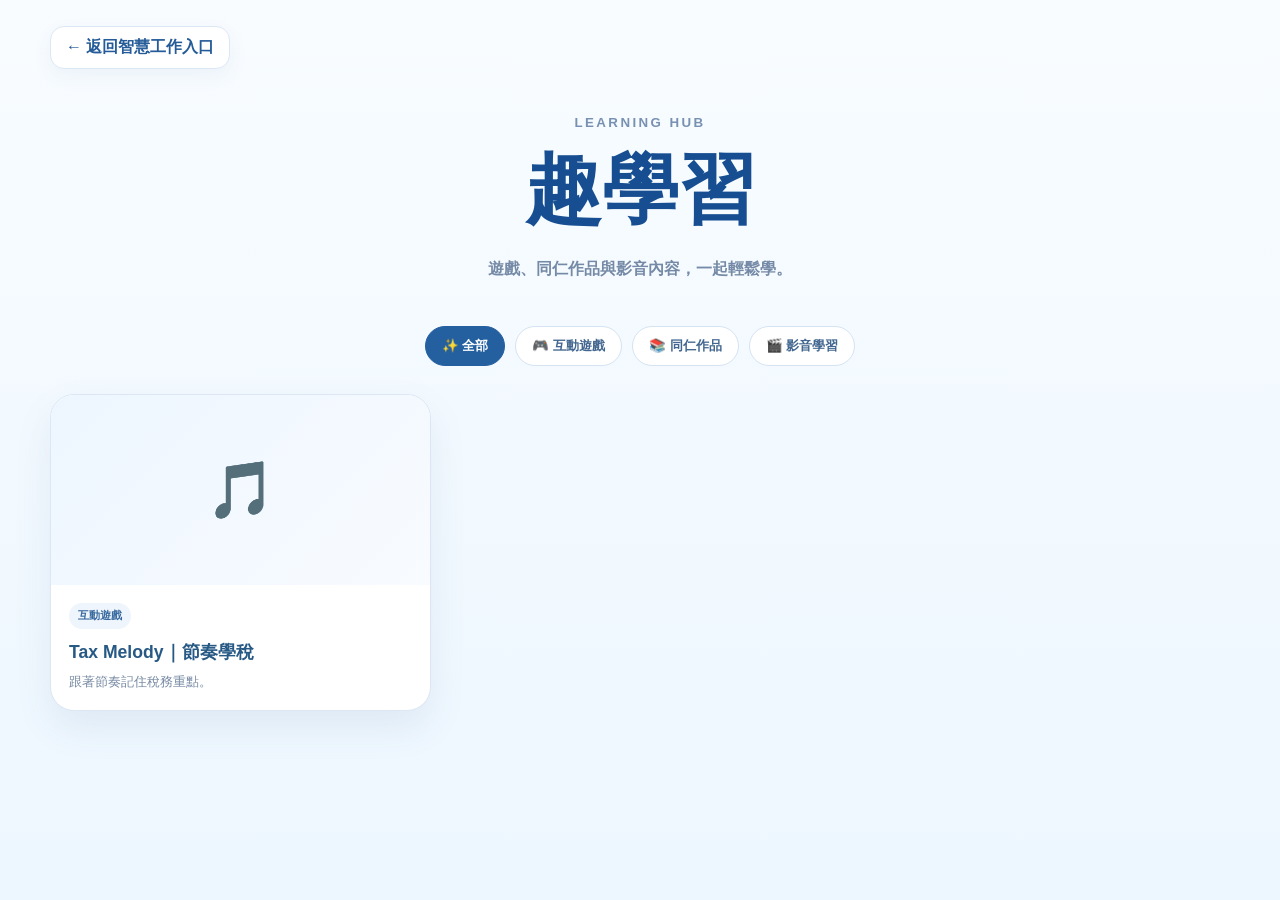
<file: games/index.html>
<!doctype html>
<html lang="zh-Hant">
<head>
<meta charset="utf-8">
<meta name="viewport" content="width=device-width,initial-scale=1">
<title>趣學習｜智慧工作入口</title>
<style>
*{box-sizing:border-box}
body{margin:0;min-height:100vh;font-family:"Microsoft JhengHei","PingFang TC","Noto Sans TC",sans-serif;color:#365477;background:linear-gradient(180deg,#f8fcff,#edf7ff)}
.shell{width:min(1180px,94vw);margin:auto;padding:26px 0 60px}
.back{display:inline-flex;padding:10px 15px;border:1px solid #dce8f5;border-radius:14px;background:#fff;color:#245b98;text-decoration:none;font-weight:900;box-shadow:0 7px 20px rgba(46,78,128,.06)}
.hero{text-align:center;padding:44px 0 26px}
.hero small{color:#7891b2;font-weight:900;letter-spacing:.18em}
.hero h1{font-size:clamp(3rem,6vw,5rem);margin:8px 0;color:#164e91}
.hero p{color:#758aa6;font-weight:700}
.tabs{display:flex;justify-content:center;gap:10px;flex-wrap:wrap;margin:4px 0 28px}
.tab{border:1px solid #d5e3f2;background:#fff;color:#42668f;border-radius:999px;padding:10px 16px;font-weight:900;cursor:pointer}
.tab.active{background:#245f9f;color:#fff;border-color:#245f9f}
.grid{display:grid;grid-template-columns:repeat(3,minmax(0,1fr));gap:18px}
.item{background:#fff;border:1px solid #dce7f3;border-radius:24px;overflow:hidden;box-shadow:0 16px 38px rgba(54,83,129,.09);cursor:pointer;transition:.2s}
.item:hover{transform:translateY(-4px);box-shadow:0 22px 48px rgba(54,83,129,.14)}
.cover{height:190px;background:linear-gradient(135deg,#edf6ff,#f8fbff);display:grid;place-items:center;overflow:hidden}
.cover img{width:100%;height:100%;object-fit:cover}
.cover .emoji{font-size:3.5rem}
.body{padding:18px}
.badge{display:inline-flex;padding:6px 9px;border-radius:999px;background:#eef5fd;color:#38699e;font-size:.68rem;font-weight:900}
.body h2{margin:11px 0 7px;color:#275985;font-size:1.1rem}
.body p{margin:0;color:#778aa3;line-height:1.65;font-size:.8rem}
.provider{margin-top:12px;color:#8a9bb0;font-size:.72rem;font-weight:800}
.empty{grid-column:1/-1;text-align:center;padding:60px 20px;border:1px dashed #cadbed;border-radius:22px;background:#fff;color:#7990aa}
.viewer{position:fixed;inset:0;z-index:9999;display:none;align-items:center;justify-content:center;padding:20px;background:rgba(18,35,57,.72);backdrop-filter:blur(7px)}
.viewer.open{display:flex}
.viewer-card{width:min(1000px,96vw);max-height:92vh;overflow:auto;background:#fff;border-radius:24px;padding:20px;box-shadow:0 30px 90px rgba(0,0,0,.32)}
.viewer-head{display:flex;justify-content:space-between;gap:12px;align-items:flex-start;margin-bottom:14px}
.viewer-head h3{margin:0;color:#275985}
.close{border:0;width:38px;height:38px;border-radius:50%;background:#edf4fb;color:#5d7899;font-size:1.2rem;cursor:pointer}
.viewer-toolbar{display:flex;justify-content:center;gap:8px;flex-wrap:wrap;margin:0 0 12px}
.viewer-toolbar button,.viewer-toolbar a{border:1px solid #d7e3f0;background:#fff;color:#356391;border-radius:10px;padding:8px 12px;font-weight:900;text-decoration:none;cursor:pointer}
.viewer-toolbar button:hover,.viewer-toolbar a:hover{background:#f1f7fd}
.viewer-media{overflow:auto;text-align:center;max-height:74vh;padding:4px}
.viewer-media img{display:block;width:auto;height:auto;max-width:100%;max-height:70vh;margin:auto;border-radius:14px;transform-origin:top center;transition:transform .15s ease}
.viewer-media video{display:block;width:min(100%,1000px);max-height:72vh;margin:auto;border-radius:14px;background:#000}
.viewer-media iframe{width:100%;height:72vh;border:0;border-radius:14px}

@media(max-width:900px){.grid{grid-template-columns:repeat(2,minmax(0,1fr))}}
@media(max-width:620px){.grid{grid-template-columns:1fr}.cover{height:210px}}
</style>
</head>
<body>
<div class="shell">
  <a class="back" href="../index.html">← 返回智慧工作入口</a>
  <section class="hero">
    <small>LEARNING HUB</small>
    <h1>趣學習</h1>
    <p>遊戲、同仁作品與影音內容，一起輕鬆學。</p>
  </section>
  <div class="tabs" id="tabs"></div>
  <main class="grid" id="grid"></main>
</div>

<div class="viewer" id="viewer">
  <div class="viewer-card">
    <div class="viewer-head"><h3 id="viewerTitle"></h3><button class="close" id="viewerClose">×</button></div>
    <div class="viewer-toolbar" id="viewerToolbar" style="display:none">
      <button type="button" id="zoomOutBtn">－ 縮小</button>
      <button type="button" id="fitViewBtn">適合視窗</button>
      <button type="button" id="zoomResetBtn">100%</button>
      <button type="button" id="zoomInBtn">＋ 放大</button>
      <a id="openOriginalBtn" href="#" target="_blank" rel="noopener">開啟原始檔</a>
    </div>
    <div class="viewer-media" id="viewerMedia"></div>
  </div>
</div>

<script>
const API='https://tax-status-api.ddy88000000.workers.dev/api/portal-settings';
const KEY='trsSmartPortalSettings_v12';
const cats=[
  {value:'all',label:'全部',icon:'✨'},
  {value:'game',label:'互動遊戲',icon:'🎮'},
  {value:'staff',label:'同仁作品',icon:'📚'},
  {value:'video',label:'影音學習',icon:'🎬'}
];
let settings={learningItems:[]}, current='all';

const esc=x=>String(x??'').replace(/[&<>"']/g,c=>({'&':'&amp;','<':'&lt;','>':'&gt;','"':'&quot;',"'":'&#39;'}[c]));

function driveFileId(url){
  const s=String(url||'').trim();
  let m=s.match(/drive\.google\.com\/file\/d\/([^/?]+)/i);
  if(!m)m=s.match(/[?&]id=([^&]+)/i);
  return m?m[1]:'';
}

function convertDrive(url){
  const s=String(url||'').trim();
  const id=driveFileId(s);
  if(id){
    return 'https://drive.google.com/thumbnail?id='+id+'&sz=w3000';
  }
  return s;
}

function drivePreviewUrl(url){
  const id=driveFileId(url);
  return id ? 'https://drive.google.com/file/d/'+id+'/preview' : '';
}

function normalize(x={}){
  let category=x.category;
  if(!category) category=x.id==='tax-melody'?'game':'staff';
  let contentType=x.contentType;
  if(!contentType) contentType=x.id==='tax-melody'?'game':'link';
  return {
    ...x,
    category:['game','staff','video'].includes(category)?category:'staff',
    contentType:['link','game','image','video','pdf'].includes(contentType)?contentType:'link',
    enabled:x.enabled!==false
  };
}

function catLabel(v){return cats.find(c=>c.value===v)?.label||'學習內容'}

function youtubeEmbed(url){
  const s=String(url||'');
  let m=s.match(/youtu\.be\/([^?&/]+)/i);
  if(!m)m=s.match(/[?&]v=([^?&/]+)/i);
  if(!m)m=s.match(/youtube\.com\/embed\/([^?&/]+)/i);
  return m?'https://www.youtube.com/embed/'+m[1]:'';
}

function resolveContentUrl(url){
  const s=String(url||'').trim();
  if(!s)return '';
  if(/^https?:\/\//i.test(s))return s;
  if(s.startsWith('../'))return s;
  if(s.startsWith('./'))return '../'+s.slice(2);
  if(s.startsWith('/'))return s;
  return '../'+s;
}

async function load(){
  try{
    const r=await fetch(API,{cache:'no-store'});
    const d=await r.json();
    if(d?.success&&d.settings){
      settings=d.settings;
      localStorage.setItem(KEY,JSON.stringify(settings));
    }
  }catch(e){
    try{settings=JSON.parse(localStorage.getItem(KEY)||'null')||settings}catch{}
  }
  settings.learningItems=(settings.learningItems||[]).map(normalize);
  renderTabs();render();
}

function renderTabs(){
  tabs.innerHTML='';
  cats.forEach(c=>{
    const b=document.createElement('button');
    b.className='tab'+(current===c.value?' active':'');
    b.textContent=c.icon+' '+c.label;
    b.onclick=()=>{current=c.value;renderTabs();render()};
    tabs.appendChild(b);
  });
}

function render(){
  grid.innerHTML='';
  const items=(settings.learningItems||[]).filter(x=>x.enabled!==false&&(current==='all'||x.category===current));
  if(!items.length){
    grid.innerHTML='<div class="empty">這個分類目前還沒有內容。</div>';
    return;
  }

  items.forEach(x=>{
    const el=document.createElement('article');
    el.className='item';
    const cover=x.coverUrl
      ? `<img src="${esc(convertDrive(x.coverUrl))}" alt="" onerror="this.style.display='none';this.nextElementSibling.style.display='block'"><div class="emoji" style="display:none">${esc(x.icon||'✨')}</div>`
      : `<div class="emoji">${esc(x.icon||'✨')}</div>`;
    el.innerHTML=`<div class="cover">${cover}</div>
      <div class="body">
        <span class="badge">${esc(catLabel(x.category))}</span>
        <h2>${esc(x.title||'未命名內容')}</h2>
        <p>${esc(x.desc||'')}</p>
        ${x.provider?`<div class="provider">提供：${esc(x.provider)}</div>`:''}
      </div>`;
    el.onclick=()=>openItem(x);
    grid.appendChild(el);
  });
}


let currentZoom=1;
let currentImageEl=null;
let fitScale=1;

function showViewerToolbar(show, originalUrl=''){
  viewerToolbar.style.display=show?'flex':'none';
  openOriginalBtn.href=originalUrl||'#';
}

function applyZoom(){
  if(!currentImageEl)return;
  const scale=currentZoom;
  currentImageEl.style.transform='scale('+scale+')';
  zoomResetBtn.textContent=Math.round(scale*100)+'%';
}

function fitImageToViewer(){
  if(!currentImageEl)return;

  // reset any old transform first
  currentImageEl.style.transform='scale(1)';
  currentImageEl.style.width='auto';
  currentImageEl.style.height='auto';
  currentImageEl.style.maxWidth='100%';
  currentImageEl.style.maxHeight='70vh';

  requestAnimationFrame(()=>{
    const naturalW=currentImageEl.naturalWidth||1;
    const naturalH=currentImageEl.naturalHeight||1;
    const box=viewerMedia.getBoundingClientRect();
    const maxW=Math.max(200,box.width-12);
    const maxH=Math.max(200,window.innerHeight*0.68);

    fitScale=Math.min(1,maxW/naturalW,maxH/naturalH);
    currentZoom=fitScale;

    currentImageEl.style.maxWidth='none';
    currentImageEl.style.maxHeight='none';
    currentImageEl.style.width=naturalW+'px';
    currentImageEl.style.height='auto';

    applyZoom();
    viewerMedia.scrollTop=0;
    viewerMedia.scrollLeft=0;
  });
}

zoomInBtn.onclick=()=>{
  currentZoom=Math.min(4,currentZoom+0.25);
  applyZoom();
};

zoomOutBtn.onclick=()=>{
  currentZoom=Math.max(0.25,currentZoom-0.25);
  applyZoom();
};

zoomResetBtn.onclick=()=>{
  currentZoom=1;
  applyZoom();
};

fitViewBtn.onclick=()=>{
  fitImageToViewer();
};

function openItem(x){
  const url=resolveContentUrl(x.url);
  if(!url)return;

  if(x.contentType==='game'||x.contentType==='link'){
    location.assign(url);
    return;
  }

  viewerTitle.textContent=x.title||'學習內容';
  viewerMedia.innerHTML='';
  currentImageEl=null;
  currentZoom=1;
  showViewerToolbar(false);

  if(x.contentType==='image'){
    const img=document.createElement('img');
    img.src=convertDrive(url);
    img.alt=x.title||'';
    img.onload=()=>{
      currentImageEl=img;
      fitImageToViewer();
    };
    viewerMedia.appendChild(img);
    showViewerToolbar(true,url);
    viewer.classList.add('open');
    return;
  }

  if(x.contentType==='video'){
    const yt=youtubeEmbed(url);
    const drivePreview=drivePreviewUrl(url);

    if(yt){
      const fr=document.createElement('iframe');
      fr.src=yt;
      fr.allow='accelerometer; autoplay; clipboard-write; encrypted-media; gyroscope; picture-in-picture';
      fr.allowFullscreen=true;
      viewerMedia.appendChild(fr);
    }else if(drivePreview){
      const fr=document.createElement('iframe');
      fr.src=drivePreview;
      fr.allow='autoplay';
      fr.allowFullscreen=true;
      viewerMedia.appendChild(fr);
    }else{
      const v=document.createElement('video');
      v.src=url;
      v.controls=true;
      v.playsInline=true;
      v.preload='metadata';
      viewerMedia.appendChild(v);
    }

    showViewerToolbar(false);
    viewer.classList.add('open');
    return;
  }

  if(x.contentType==='pdf'){
    const drivePreview=drivePreviewUrl(url);
    const fr=document.createElement('iframe');
    fr.src=drivePreview||url;
    viewerMedia.appendChild(fr);
    viewer.classList.add('open');
    return;
  }

  location.assign(url);
}

viewerClose.onclick=()=>viewer.classList.remove('open');
viewer.onclick=e=>{if(e.target===viewer)viewer.classList.remove('open')};
window.addEventListener('resize',()=>{if(viewer.classList.contains('open')&&currentImageEl)fitImageToViewer()});

load();
</script>
</body>
</html>
</file>
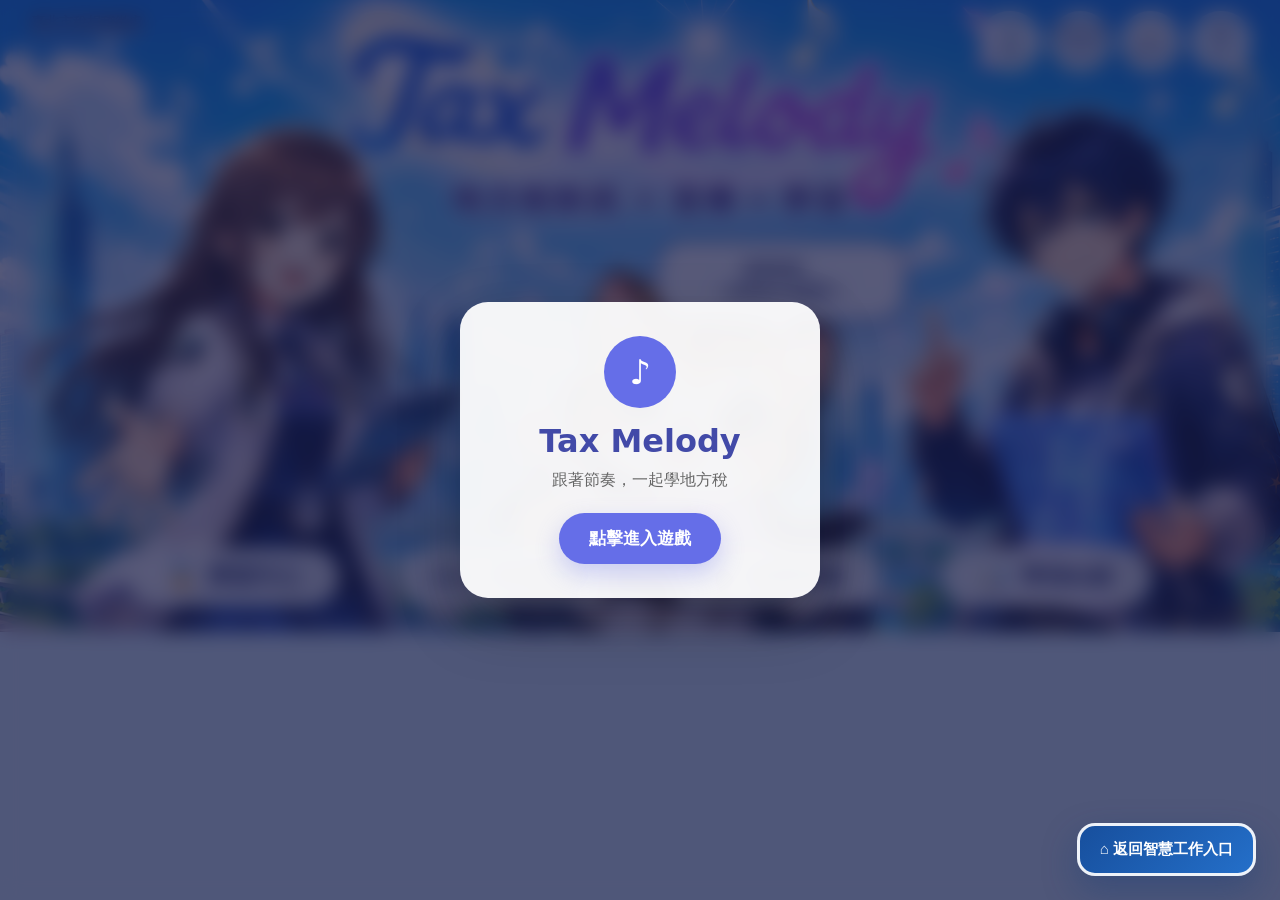
<file: music/index.html>
<!doctype html>
<html lang="zh-Hant">
<head>
  <meta charset="utf-8">
  <meta name="viewport" content="width=device-width,initial-scale=1,viewport-fit=cover,user-scalable=no">
  <meta name="theme-color" content="#5b67e8">
  <title>Tax Melody v2｜地方稅音樂節奏學習遊戲</title>
  <link rel="stylesheet" href="css/home.css?v=20260803-home-result-v3">
  <link rel="stylesheet" href="css/song-select.css?v=20260803-mobile-album-only-v1">
  <link rel="stylesheet" href="css/game.css?v=20260803-mobile-portrait">
  <link rel="stylesheet" href="css/result.css?v=20260803-home-result-v3">
  <link rel="stylesheet" href="css/learning.css?v=20260803-mobile-portrait">
  <link rel="stylesheet" href="css/responsive.css?v=20260803-mobile-album-only-v1">
<style>
.portal-back-btn{
position:fixed!important;right:24px!important;bottom:24px!important;z-index:999999!important;
padding:14px 20px!important;border-radius:18px!important;background:#1958a0!important;
color:#fff!important;text-decoration:none!important;font:900 15px "Microsoft JhengHei",sans-serif!important;
box-shadow:0 12px 30px rgba(20,70,130,.32)!important;border:2px solid #fff!important}
</style>
<style>
.portal-back-btn{position:fixed!important;z-index:999999!important;display:inline-flex!important;align-items:center!important;justify-content:center!important;text-decoration:none!important;background:linear-gradient(135deg,#174f9d,#246fc9)!important;color:#fff!important;border:3px solid rgba(255,255,255,.92)!important;box-shadow:0 14px 34px rgba(15,58,121,.35)!important;font-family:"Microsoft JhengHei",sans-serif!important;font-weight:900!important}
</style>
</head>
<body><a class="portal-back-btn" href="../index.html">⌂ 返回智慧工作入口</a>
<div id="enterOverlay" class="enter-overlay">
  <div class="enter-card">
    <div class="enter-logo">♪</div>
    <h1>Tax Melody</h1>
    <p>跟著節奏，一起學地方稅</p>
    <button id="enterGameButton">點擊進入遊戲</button>
  </div>
</div>
  <div id="app" class="app-shell">
    <div class="ambient" aria-hidden="true"><i></i><i></i><i></i><i></i><i></i></div>

    <section id="homeScreen" class="screen active home-screen">
      <main class="home-stage" aria-label="Tax Melody 首頁">
        <picture class="home-picture">
          <source media="(max-width: 768px) and (orientation: portrait)" srcset="assets/images/home-mobile.png">
          <img class="home-bg" src="assets/images/tax-melody-home-clean.png" alt="Tax Melody 地方稅音樂學習遊戲首頁">
        </picture>

        <div class="home-agency">
          <b>臺北市稅捐稽徵處</b>
          <span>TAIPEI CITY REVENUE SERVICE</span>
        </div>

        <nav class="home-top-nav" aria-label="首頁選單">
          <button data-go="songs"><span>♫</span><small>音樂</small></button>
<button
  onclick="window.open('https://tpctax.gov.taipei/News.aspx?n=BB8B93F0A49EAB80&sms=87415A8B9CE81B16','_blank')"
>
  <span>Q&amp;A</span>
  <small>常見問答</small>
</button>          <button data-go="knowledge"><span>📖</span><small>學習中心</small></button>
          <button data-open-settings><span>⚙</span><small>設定</small></button>
        </nav>

        <div class="mascot-bubble">跟著節奏，<br>一起學地方稅新訊！</div>

        <button id="quickStart" class="start-song-btn">▶ <strong>開始新歌</strong> ♪</button>

        <nav class="home-shortcuts" aria-label="首頁功能">
          <button data-go="knowledge">
            <span class="icon">🏅</span>
            <b>學習中心</b>
          </button>

          <a
            href="https://tpctax.gov.taipei/News.aspx?n=BB8B93F0A49EAB80&sms=87415A8B9CE81B16"
            target="_blank"
            rel="noopener"
            class="home-link-button"
          >
            <span class="qa">Q&amp;A</span>
            <b>常見問答</b>
          </a>

          <a
            href="https://netcsweb.tax.nat.gov.tw/Webhook/"
            target="_blank"
            rel="noopener"
            class="home-link-button"
          >
            <span class="icon">🎧</span>
            <b>智慧客服</b>
          </a>

          <button data-go="records">
            <span class="icon">📊</span>
            <b>學習紀錄</b>
          </button>
        </nav>
      </main>
    </section>
    <section id="songsScreen" class="screen song-select-screen">
      <header class="section-header glass song-select-header">
        <button class="round" data-go="home" aria-label="回首頁">←</button>

        <div class="song-select-heading">
          <span>02</span>
          <div>
            <h2>歌曲選擇 <small>SONG SELECT</small></h2>
            <p>挑選歌曲與難度，開始節奏挑戰</p>
          </div>
        </div>

        <button class="round" data-open-settings aria-label="設定">⚙</button>
      </header>

      <main class="mobile-album-select" aria-label="手機版歌曲選擇">
        <section class="mobile-album-panel glass">
          <p class="mobile-album-kicker">SWIPE TO SELECT</p>
          <h2>左右滑動選擇專輯</h2>

          <div id="mobileAlbumCarousel"
               class="mobile-album-carousel"
               aria-label="專輯滑動選單"></div>

          <div class="mobile-selected-copy">
            <small>NOW SELECTING</small>
            <h3 id="mobileSelectedSongTitle">守護第一時間</h3>
            <p id="mobileSelectedSongSubtitle">稅籍異動即時通</p>
          </div>

          <section class="mobile-difficulty-panel">
            <div class="mobile-difficulty-heading">
              <span>選擇難度</span>
              <b id="mobileDifficultyLabel">EASY</b>
            </div>

            <div class="mobile-difficulty-tabs">
              <button type="button" data-mobile-difficulty="easy" class="easy active">
                <span>★</span><b>EASY</b>
              </button>
              <button type="button" data-mobile-difficulty="normal" class="normal">
                <span>★★</span><b>NORMAL</b>
              </button>
              <button type="button" data-mobile-difficulty="hard" class="hard">
                <span>★★★</span><b>HARD</b>
              </button>
              <button type="button" data-mobile-difficulty="expert" class="expert">
                <span>★★★★</span><b>EXPERT</b>
              </button>
            </div>
          </section>

          <button id="mobileStartChallenge"
                  type="button"
                  class="mobile-start-challenge">
            ▶ 開始挑戰
          </button>
        </section>
      </main>

      <main class="song-select-stage">
        <section class="song-feature glass" aria-label="目前選擇歌曲">
          <div class="feature-light feature-light-a"></div>
          <div class="feature-light feature-light-b"></div>

          <div class="feature-cover-wrap">
            <div class="record-ring" aria-hidden="true"></div>
            <img id="selectedSongCover"
                 class="feature-cover"
                 src="assets/images/tax-melody-concept.jpg"
                 alt="目前選擇歌曲封面">
            <span id="selectedAvailability" class="availability-badge">READY</span>
          </div>

          <div class="feature-copy">
            <p class="feature-eyebrow">NOW SELECTING</p>
            <h3 id="selectedSongTitle">守護第一時間</h3>
            <p id="selectedSongSubtitle" class="feature-subtitle">稅籍異動即時通</p>

            <div class="feature-tags">
              <span>地方稅新訊</span>
              <span id="selectedSongDuration">04:08</span>
              <span id="selectedSongStars">★★★★</span>
            </div>

            <div class="feature-score">
              <small>BEST SCORE</small>
              <strong id="selectedBestScore">0</strong>
            </div>

            <div class="feature-actions">
              <button id="selectedFavoriteButton"
                      type="button"
                      class="feature-favorite"
                      aria-label="收藏目前歌曲">☆</button>

              <button id="selectedPlayButton"
                      type="button"
                      class="feature-play">
                <span>▶</span>
                <b>開始挑戰</b>
              </button>
            </div>
          </div>
        </section>

        <aside class="song-browser glass">
          <div class="difficulty-area">
            <div class="browser-title">
              <div>
                <small>SELECT LEVEL</small>
                <h3>選擇難度</h3>
              </div>
              <span id="difficultyLabel">EASY</span>
            </div>

            <div class="difficulty-tabs">
              <button data-difficulty="easy" class="easy active">
                <span>★</span><b>EASY</b>
              </button>
              <button data-difficulty="normal" class="normal">
                <span>★★</span><b>NORMAL</b>
              </button>
              <button data-difficulty="hard" class="hard">
                <span>★★★</span><b>HARD</b>
              </button>
              <button data-difficulty="expert" class="expert">
                <span>★★★★</span><b>EXPERT</b>
              </button>
            </div>
          </div>

          <div class="browser-list-heading">
            <div>
              <small>MUSIC LIST</small>
              <h3>歌曲清單</h3>
            </div>
            <span id="songCountBadge">0 首</span>
          </div>

          <div id="songList" class="song-list compact-song-list"></div>

          <div class="mission-card">
            <div class="mission-icon">🏆</div>
            <div class="mission-copy">
              <small>MISSION PROGRESS</small>
              <b>完成歌曲</b>
              <span><strong id="completedCount">0</strong> / <em id="totalSongCount">0</em> 首</span>
            </div>
            <div class="mission-progress"><i id="missionProgressBar"></i></div>
          </div>
        </aside>
      </main>
    </section>

<section id="gameScreen" class="screen game-screen">
      <header class="game-hud glass">
        <div class="hud-block"><small>SCORE</small><strong id="scoreValue">0000000</strong></div>
        <div class="hud-block"><small>COMBO</small><strong id="comboValue">0</strong></div>
        <div class="song-progress"><span id="gameSongTitle">守護第一時間</span><div><i id="progressBar"></i></div><small><span id="currentTime">0:00</span> / <span id="durationTime">0:00</span></small></div>
        <div class="life"><small>LIFE ♥</small><strong id="lifeValue">1000</strong></div>
        <button id="gameHelpButton" class="game-help-btn" type="button" aria-label="開啟遊戲說明">🎮 遊戲說明</button>
        <button id="pauseButton" class="pause-btn" aria-label="暫停">Ⅱ</button>
      </header>

      <main class="game-stage">
        <div id="lyricsPanel" class="lyrics-panel glass">
          <p id="prevLyric"></p><strong id="currentLyric">準備開始</strong><p id="nextLyric"></p>
        </div>
        <div id="countdown" class="countdown hidden">3</div>
        <div id="judgeText" class="judge"></div>
        <div id="laneArea" class="lane-area">
          <div class="lane" data-lane="0"></div><div class="lane" data-lane="1"></div><div class="lane" data-lane="2"></div><div class="lane" data-lane="3"></div>
          <div class="hit-line"></div>
        </div>
        <div class="key-row">
          <button class="key-btn" data-lane="0" aria-label="D 鍵"><b>D</b></button>
          <button class="key-btn" data-lane="1" aria-label="F 鍵"><b>F</b></button>
          <button class="key-btn" data-lane="2" aria-label="J 鍵"><b>J</b></button>
          <button class="key-btn" data-lane="3" aria-label="K 鍵"><b>K</b></button>
        </div>
      </main>
    </section>

    <section id="resultScreen" class="screen result-screen">
      <main class="result-panel glass">
        <p class="eyebrow">04 結算畫面 RESULT</p>
        <h2>MISSION COMPLETE!</h2>
        <div class="stars">★ ★ ★</div>
        <div class="result-body">

  <div class="result-left">
    <div class="result-summary">
      <div id="rankBadge" class="rank-badge">S</div>

      <p>
        <span>SCORE</span>
        <strong id="finalScore">0</strong>
      </p>

      <p>
        <span>MAX COMBO</span>
        <strong id="rCombo">0</strong>
      </p>

      <p>
        <span>ACCURACY</span>
        <strong id="rAccuracy">0%</strong>
      </p>
    </div>

    <div class="result-grid">
      <div>
        <span>PERFECT</span>
        <strong id="rPerfect">0</strong>
      </div>

      <div>
        <span>GREAT</span>
        <strong id="rGreat">0</strong>
      </div>

      <div>
        <span>GOOD</span>
        <strong id="rGood">0</strong>
      </div>

      <div>
        <span>MISS</span>
        <strong id="rMiss">0</strong>
      </div>
    </div>
  </div>

  <div class="result-hero">
    <img
      id="resultTiger"
      class="result-tiger"
      src="assets/tiger/result-a.png"
      alt="結算成績石虎"
    >

    <div class="result-rank-circle">
      <small>RANK</small>
      <strong id="resultRankText">A</strong>
    </div>
  </div>

</div>
        <div class="result-actions"><button id="retryButton" class="btn secondary">↻ 重新挑戰</button><button id="toLearningButton" class="btn primary">今日學習重點</button><button data-go="songs" class="btn secondary">⌂ 回到選歌</button></div>
      </main>
    </section>


    <section id="knowledgeScreen" class="screen knowledge-screen">
      <header class="section-header glass knowledge-header">
        <button class="round" data-go="home" aria-label="回首頁">←</button>
        <div>
          <span>05</span>
          <h2>學習中心<small>KNOWLEDGE STATION</small></h2>
        </div>
        <button class="round" data-open-settings aria-label="設定">⚙</button>
      </header>

      <main class="knowledge-shell">
        <section class="knowledge-intro glass">
          <div>
            <p class="knowledge-eyebrow">TAX MELODY LEARNING</p>
            <h1>選主題，快速了解地方稅新訊</h1>
            <p>每首歌曲都整理成重點卡片，不必先玩遊戲，也能直接閱讀學習內容。</p>
          </div>
          <div class="knowledge-note">
            <span>♪</span>
            <b>用音樂記住稅務重點</b>
          </div>
        </section>

        <section id="knowledgeTopicList"
                 class="knowledge-topic-grid"
                 aria-label="學習主題列表"></section>
      </main>
    </section>

    <section id="learningScreen" class="screen learning-screen">
      <header class="section-header glass"><button class="round" data-go="home">←</button><div><span>05</span><h2>學習重點 <small>LEARNING</small></h2></div><button id="favoriteLearning" class="round">☆</button></header>
      <main class="learning-card glass">
        <div class="learn-copy"><span class="today">今日學到</span><h2 id="learningTitle">稅籍異動即時通</h2><p id="learningSummary"></p><div id="learningPoints" class="learning-points"></div></div>
      <div class="tiger-teacher">
<img src="assets/tiger/tiger-teacher.png" alt="石虎老師">   </div>
      
<div class="learning-actions">
    <button type="button" class="back-songs-btn" data-go="knowledge">
        ← 回到知識補給站
    </button>

   <a id="taxAiLink"
   class="tax-ai-btn"
   href="https://tpctax.gov.taipei/News.aspx?n=BB8B93F0A49EAB80&sms=87415A8B9CE81B16"
   target="_blank"
   rel="noopener">
    前往常見問答了解更多 →
</a>
</div>
      </main>
    </section>

    <section id="recordsScreen" class="screen records-screen">
      <header class="section-header glass records-header">
        <button class="round" data-go="home" aria-label="回首頁">←</button>
        <div>
          <span>📊</span>
          <h2>我的學習紀錄 <small>LEARNING RECORDS</small></h2>
        </div>
        <button class="round" data-go="songs" aria-label="前往歌曲">♫</button>
      </header>

      <main class="records-shell">
        <section class="records-summary glass">
          <div class="records-summary-copy">
            <p class="records-eyebrow">YOUR TAX MELODY JOURNEY</p>
            <h1>每一次挑戰，都是一筆學習成果</h1>
            <p>查看完成歌曲、最高分數與挑戰紀錄，也能直接再次挑戰或複習學習重點。</p>
          </div>

          <div class="records-stats">
            <article>
              <small>完成歌曲</small>
              <strong id="recordCompletedSongs">0</strong>
              <span>首</span>
            </article>
            <article>
              <small>累積挑戰</small>
              <strong id="recordAttempts">0</strong>
              <span>次</span>
            </article>
            <article>
              <small>最高分</small>
              <strong id="recordTopScore">0</strong>
              <span>分</span>
            </article>
            <article>
              <small>已學主題</small>
              <strong id="recordLearnedTopics">0</strong>
              <span>個</span>
            </article>
          </div>
        </section>

        <section id="recordsList" class="records-list" aria-label="歌曲學習紀錄"></section>
      </main>
    </section>


    <div id="gameGuideModal" class="modal hidden game-guide-modal" role="dialog" aria-modal="true" aria-labelledby="gameGuideTitle">
      <div class="modal-card glass game-guide-card">
        <button id="closeGameGuideButton" class="modal-close game-guide-close" type="button" aria-label="關閉遊戲說明">×</button>

        <div class="game-guide-heading">
          <span class="game-guide-music">♫</span>
          <div>
            <small>HOW TO PLAY</small>
            <h2 id="gameGuideTitle">節奏挑戰玩法</h2>
            <p>看準音符，跟著節奏按下對應按鍵！</p>
          </div>
        </div>

        <div class="game-guide-steps">
          <article>
            <span class="guide-number">1</span>
            <div class="guide-demo guide-note-demo"><i></i><b></b></div>
            <div><strong>注意落下的音符</strong><p>音符會沿著四條軌道往判定線移動。</p></div>
          </article>

          <article>
            <span class="guide-number">2</span>
            <div class="guide-demo guide-key-demo"><kbd>D</kbd><kbd>F</kbd><kbd>J</kbd><kbd>K</kbd></div>
            <div><strong>到達判定線就按</strong><p>電腦按 D、F、J、K；手機直接點擊對應軌道。</p></div>
          </article>

          <article>
            <span class="guide-number">3</span>
            <div class="guide-demo guide-combo-demo">COMBO<br><b>12</b></div>
            <div><strong>連續命中累積高分</strong><p>抓準節奏可獲得 PERFECT，並提高 Combo。</p></div>
          </article>
        </div>

        <div class="game-guide-tip">
          <span>💡</span> 音符碰到下方彩色判定線時再按，會更容易命中！
        </div>

        <button id="startGameFromGuideButton" class="btn primary game-guide-start" type="button">
          我知道了，開始挑戰！
        </button>
      </div>
    </div>

    <div id="pauseModal" class="modal hidden" role="dialog" aria-modal="true"><div class="modal-card glass"><h2>PAUSE</h2><button id="resumeButton" class="btn primary">繼續</button><button id="restartButton" class="btn secondary">重新開始</button><button id="pauseSettingsButton" class="btn secondary">設定</button><button id="leaveSongButton" class="btn danger">離開歌曲</button></div></div>

    <div id="settingsModal" class="modal hidden" role="dialog" aria-modal="true"><div class="modal-card settings-card glass"><button class="modal-close" data-close-settings>×</button><h2>遊戲設定</h2>
      <label>BGM 音量 <input id="bgmVolume" type="range" min="0" max="1" step="0.05"></label>
      <label>SE 音量 <input id="seVolume" type="range" min="0" max="1" step="0.05"></label>
      <label>音符速度 <input id="noteSpeed" type="range" min="0.7" max="1.5" step="0.05"><output id="noteSpeedOut"></output></label>
      <label>判定嚴格度 <select id="judgeStrictness"><option value="relaxed">寬鬆</option><option value="normal">標準</option><option value="strict">嚴格</option></select></label>
      <label>背景亮度 <input id="bgBrightness" type="range" min="0.45" max="1" step="0.05"></label>
      <label class="check"><input id="fpsToggle" type="checkbox"> 顯示 FPS</label>
      <button id="fullscreenButton" class="btn secondary">切換全螢幕</button>
    </div></div>

    <div id="toast" class="toast"></div><div id="fpsCounter" class="fps hidden">60 FPS</div>
  </div>

<audio id="song" preload="metadata"></audio>
<audio id="songPreview" preload="metadata"></audio>

<audio
  id="loginBgm"
  src="Tax_Melody_Login_BGM.mp3"
  preload="auto"
  autoplay
  loop>
</audio>

<script src="data/offline-data.js?v=20260803"></script>
<script src="js/storage.js"></script>
<script src="js/settings.js?v=20260803-real-settings-v1"></script>
<script src="js/audio.js"></script>
<script src="js/lyrics.js"></script>
<script src="js/result.js"></script>
<script src="js/game.js"></script>
<script src="js/ui.js?v=20260803-mobile-album-only-v1"></script>
<script src="js/app.js"></script>


<div id="portraitOnlyOverlay" class="portrait-only-overlay" aria-hidden="true">
  <div class="portrait-only-card">
    <div class="portrait-phone-icon">📱</div>
    <h2>請將手機轉為直向</h2>
    <p>Tax Melody 手機版建議使用直式遊玩</p>
    <span>旋轉手機後即可繼續</span>
  </div>
</div>






<script>
(async function(){
 const KEY='trsSmartPortalSettings_v12';
 const API='https://tax-status-api.ddy88000000.workers.dev/api/portal-settings';
 const def={enabled:true,text:'返回智慧工作入口',position:'bottom-right',scale:100,x:0,y:0};
 let b=def;
 try{
   const r=await fetch(API,{cache:'no-store'});
   const d=await r.json();
   if(d?.success&&d.settings){
     localStorage.setItem(KEY,JSON.stringify(d.settings));
     b={...def,...(d.settings.backButton||{})};
   }
 }catch(e){
   try{
     const s=JSON.parse(localStorage.getItem(KEY)||'null');
     if(s?.backButton)b={...def,...s.backButton};
   }catch{}
 }
 const el=document.querySelector('.portal-back-btn');
 if(!el)return;
 el.style.display=b.enabled?'inline-flex':'none';
 el.textContent='⌂ '+b.text;
 const sc=Math.max(.7,Math.min(1.6,(Number(b.scale)||100)/100));
 el.style.setProperty('font-size',(15*sc)+'px','important');
 el.style.setProperty('padding',(14*sc)+'px '+(20*sc)+'px','important');
 el.style.setProperty('border-radius',(18*sc)+'px','important');
 ['left','right','top','bottom'].forEach(k=>el.style.setProperty(k,'auto','important'));
 const x=Number(b.x)||0,y=Number(b.y)||0,p=b.position||'bottom-right';
 if(p==='top-left'){
   el.style.setProperty('left',(24+x)+'px','important');
   el.style.setProperty('top',(24+y)+'px','important');
 }else if(p==='top-right'){
   el.style.setProperty('right',(24-x)+'px','important');
   el.style.setProperty('top',(24+y)+'px','important');
 }else if(p==='bottom-left'){
   el.style.setProperty('left',(24+x)+'px','important');
   el.style.setProperty('bottom',(24-y)+'px','important');
 }else{
   el.style.setProperty('right',(24-x)+'px','important');
   el.style.setProperty('bottom',(24-y)+'px','important');
 }
})();
</script>

</body>
</html>
</file>
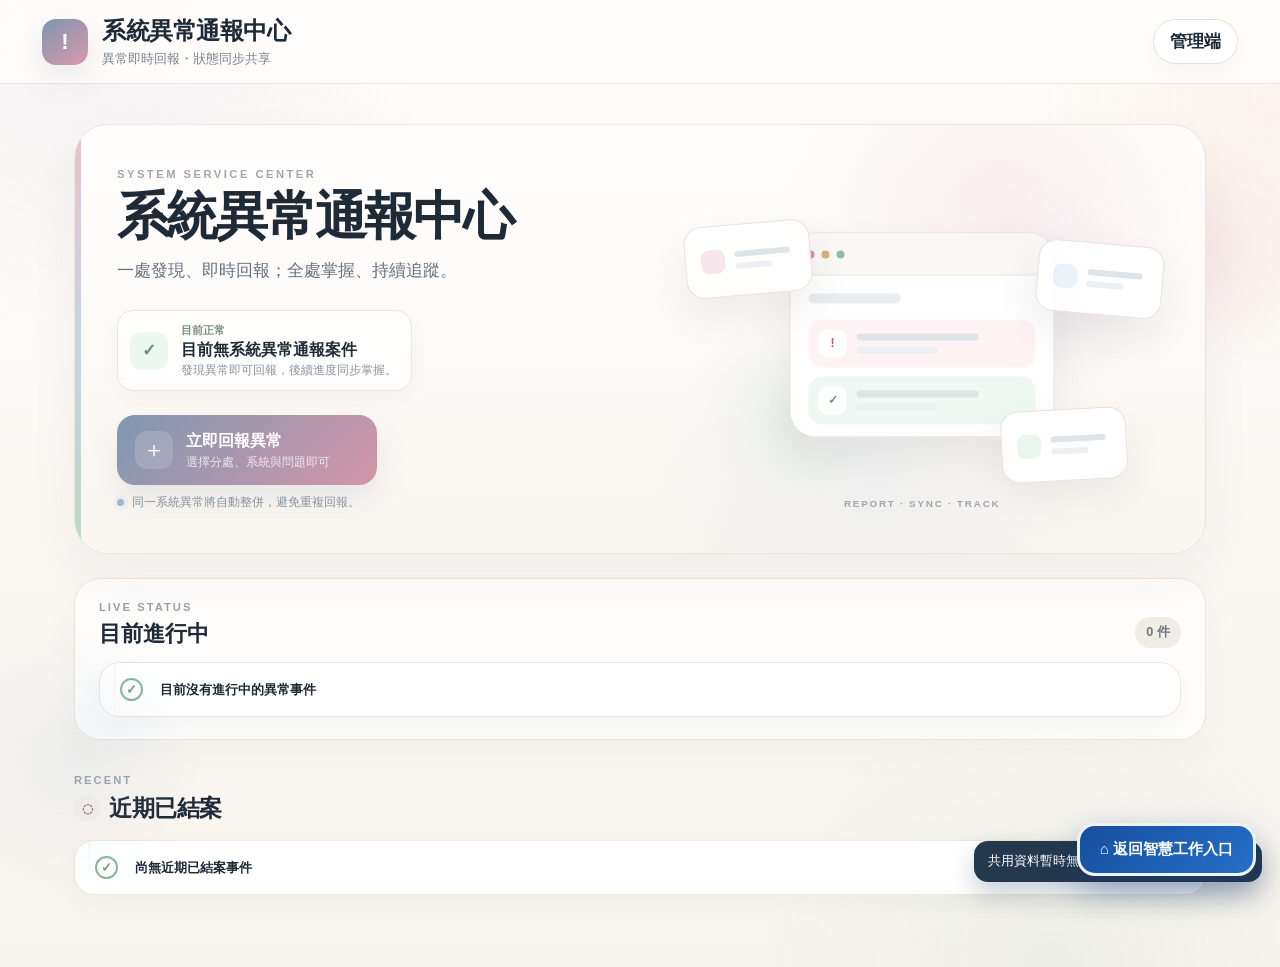
<file: system-report/index.html>
<!DOCTYPE html>
<html lang="zh-Hant">
<head>
  <meta charset="UTF-8">
  <meta name="viewport" content="width=device-width, initial-scale=1.0">
  <title>系統異常通報中心</title>
  <link rel="stylesheet" href="style.css">
<style>
.portal-back-btn{
position:fixed!important;right:24px!important;bottom:24px!important;z-index:999999!important;
padding:14px 20px!important;border-radius:18px!important;background:#1958a0!important;
color:#fff!important;text-decoration:none!important;font:900 15px "Microsoft JhengHei",sans-serif!important;
box-shadow:0 12px 30px rgba(20,70,130,.32)!important;border:2px solid #fff!important}
</style>
<style>
.portal-back-btn{position:fixed!important;z-index:999999!important;display:inline-flex!important;align-items:center!important;justify-content:center!important;text-decoration:none!important;background:linear-gradient(135deg,#174f9d,#246fc9)!important;color:#fff!important;border:3px solid rgba(255,255,255,.92)!important;box-shadow:0 14px 34px rgba(15,58,121,.35)!important;font-family:"Microsoft JhengHei",sans-serif!important;font-weight:900!important}
</style>
</head>
<body><a class="portal-back-btn" href="../index.html">⌂ 返回智慧工作入口</a>
<header class="topbar">
  <div class="brand">
    <div class="brand-mark">!</div>
    <div>
      <div class="brand-title">系統異常通報中心</div>
      <div class="brand-sub">異常即時回報・狀態同步共享</div>
    </div>
  </div>
  <button class="admin-entry" id="adminToggle">管理端</button>
</header>

<main class="page">
  <section id="userView">

    <section class="brand-home">
      <div class="brand-home-copy">
        <div class="brand-home-kicker">SYSTEM SERVICE CENTER</div>
        <h1>系統異常通報中心</h1>
        <p>一處發現、即時回報；全處掌握、持續追蹤。</p>

        <div class="brand-status" id="summaryBar">
          <div class="brand-status-dot" id="summarySymbol">✓</div>
          <div>
            <div class="summary-label" id="summaryLabel">目前正常</div>
            <div class="summary-title" id="summaryTitle">目前沒有進行中的異常事件</div>
            <div class="summary-desc" id="summaryDesc">如實際受理案件時發現異常，可直接建立回報。</div>
          </div>
        </div>

        <div class="brand-actions">
          <button class="brand-report-btn" id="openReportBtn">
            <span class="brand-report-icon">＋</span>
            <span>
              <strong>立即回報異常</strong>
              <small>選擇分處、系統與問題即可</small>
            </span>
          </button>

          <div class="brand-help">
            <span></span>
            同一系統異常將自動整併，避免重複回報。
          </div>
        </div>
      </div>

      <div class="brand-home-visual" aria-hidden="true">
        <div class="visual-shape visual-shape-a"></div>
        <div class="visual-shape visual-shape-b"></div>

        <div class="visual-card main-screen">
          <div class="screen-top">
            <span></span><span></span><span></span>
          </div>
          <div class="screen-body">
            <div class="screen-title"></div>
            <div class="screen-row row-alert">
              <span class="row-icon">!</span>
              <div>
                <b></b>
                <i></i>
              </div>
            </div>
            <div class="screen-row row-ok">
              <span class="row-icon">✓</span>
              <div>
                <b></b>
                <i></i>
              </div>
            </div>
          </div>
        </div>

        <div class="visual-card mini-card card-one">
          <span class="mini-dot dot-pink"></span>
          <div class="mini-lines"><b></b><i></i></div>
        </div>
        <div class="visual-card mini-card card-two">
          <span class="mini-dot dot-blue"></span>
          <div class="mini-lines"><b></b><i></i></div>
        </div>
        <div class="visual-card mini-card card-three">
          <span class="mini-dot dot-green"></span>
          <div class="mini-lines"><b></b><i></i></div>
        </div>

        <div class="visual-caption">REPORT · SYNC · TRACK</div>
      </div>
    </section>

    <section class="event-strip-section">
      <div class="event-strip-head">
        <div>
          <div class="eyebrow">LIVE STATUS</div>
          <h2>目前進行中</h2>
        </div>
        <span class="count-badge" id="activeCount">0 件</span>
      </div>
      <div id="incidentList" class="incident-list event-strip-list"></div>
    </section>

    <section class="section-block recent-section">
      <div class="section-head">
        <div>
          <div class="eyebrow">RECENT</div>
          <h2><span class="title-icon">◌</span>近期已結案</h2>
        </div>
      </div>
      <div id="recentList" class="recent-list"></div>
    </section>

    
  </section>

  <section id="adminView" class="hidden">
    <button class="back-btn" id="backToUser">← 返回分處畫面</button>

    <section class="admin-hero">
      <div>
        <div class="eyebrow">MANAGEMENT</div>
        <h1><span class="admin-title-icon">⌁</span>異常事件管理</h1>
        <p>即時掌握案件狀態，完整保留處理歷程。</p>
      </div>
      <div class="admin-hero-note"><div class="hero-note-ring"></div><div class="hero-note-dots"></div>
        <span>事件留痕</span>
        <strong>每筆回報與狀態更新皆留存。</strong>
      </div>
    </section>

    <div class="admin-stats">
      <div class="stat"><span>進行中</span><strong id="statActive">0</strong></div>
      <div class="stat"><span>已結案</span><strong id="statClosed">0</strong></div>
      <div class="stat"><span>歷次通報</span><strong id="statTotal">0</strong></div>
    </div>

    <div class="admin-toolbar">
      <div class="admin-tabs">
        <button class="admin-tab active" data-filter="active">進行中</button>
        <button class="admin-tab" data-filter="closed">已結案</button>
        <button class="admin-tab" data-filter="all">全部</button>
      </div>
      <div class="admin-toolbar-right">
        <div class="admin-hint">先看摘要，再視需要展開完整歷程</div>
        <button class="notification-settings-btn" id="openNotificationSettings">✉ 通知設定</button>
      </div>
    </div>

    <div id="adminList" class="admin-list"></div>
    </section>
</main>

<div class="modal" id="reportModal">
  <div class="modal-card">
    <div class="modal-head">
      <div>
        <div class="eyebrow">NEW REPORT</div>
        <h3>回報系統異常</h3>
        <p>同一系統會自動併入同一事件。一般情況只要選系統與問題即可完成。</p>
      </div>
      <button class="close-btn" data-close="reportModal">×</button>
    </div>

    <div class="form-grid fast-form">
      <label class="field full branch-first">
        <span class="branch-first-label">① 回報分處</span>
        <select id="reportBranch"></select>
      </label>
      <label class="field full">
        <span>哪個系統？</span>
        <select id="reportSystem"></select>
<div id="otherSystemWrap" class="hidden">
  <label for="otherSystemName">請輸入系統名稱</label>
  <input
    type="text"
    id="otherSystemName"
    placeholder="請輸入系統名稱"
  >
</div>
      </label>

      <div class="field full">
        <span>遇到什麼問題？</span>
        <div id="issueOptions" class="issue-options"></div>
<div id="otherIssueWrap" class="hidden">
  <label for="otherIssueText">請簡要說明問題情形</label>
  <input
    type="text"
    id="otherIssueText"
    placeholder="例如：查詢結果顯示異常"
  >
</div>
      </div>

      <details class="optional-note field full">
        <summary>＋ 補充說明（非必要）</summary>
        <textarea id="reportNote" placeholder="例如：查詢後持續顯示連線逾時。"></textarea>
      </details>
    </div>

    <div class="modal-actions">
      <button class="btn secondary" data-close="reportModal">取消</button>
      <button class="btn primary" id="submitReport">送出回報</button>
    </div>
  </div>
</div>

<div class="modal" id="quickModal">
  <div class="modal-card compact">
    <div class="modal-head">
      <div>
        <div class="eyebrow">QUICK ACTION</div>
        <h3 id="quickTitle">選擇分處</h3>
        <p id="quickDesc">只需要選擇分處即可。</p>
      </div>
      <button class="close-btn" data-close="quickModal">×</button>
    </div>

    <label class="field">
      <span id="quickFieldLabel" class="branch-first-label">① 分處別</span>
      <select id="quickBranch"></select>
    </label>

    <div id="quickEmpty" class="quick-empty hidden"></div>

    <div class="modal-actions">
      <button class="btn secondary" data-close="quickModal">取消</button>
      <button class="btn primary" id="quickConfirm">確認</button>
    </div>
  </div>
</div>

<div class="modal" id="closeConfirmModal">
  <div class="modal-card compact">
    <div class="modal-head">
      <div>
        <div class="eyebrow">CLOSE INCIDENT</div>
        <h3>確認結案？</h3>
        <p id="closeConfirmText">結案後將移至近期事件紀錄。</p>
      </div>
      <button class="close-btn" data-close="closeConfirmModal">×</button>
    </div>
    <div class="close-warning hidden" id="closeWarning"></div>
    <div class="modal-actions">
      <button class="btn secondary" data-close="closeConfirmModal">取消</button>
      <button class="btn danger" id="confirmCloseBtn">確認結案</button>
    </div>
  </div>
</div>


<div class="modal" id="notificationSettingsModal">
  <div class="modal-card notification-settings-card">
    <div class="modal-head">
      <div>
        <div class="eyebrow">NOTIFICATION SETTINGS</div>
        <h3>通知收件人設定</h3>
        <p>人員異動時只要更新 Email 並儲存，後續通知會自動使用最新設定。</p>
      </div>
      <button class="close-btn" data-close="notificationSettingsModal">×</button>
    </div>
    <div class="notification-settings-note">
      <span>目前為測試模式</span>
      <p>正式收件人會儲存在共用資料庫；測試模式開啟時，實際寄信仍會導向測試信箱。</p>
    </div>
    <div class="recipient-settings-list" id="recipientSettingsList"></div>
    <div class="modal-actions notification-settings-actions">
      <span class="recipient-save-status" id="recipientSaveStatus"></span>
      <button class="btn secondary" data-close="notificationSettingsModal">取消</button>
      <button class="btn primary" id="saveNotificationSettings">儲存設定</button>
    </div>
  </div>
</div>

<div id="toastArea" class="toast-area"></div>


<div class="modal" id="adminPasswordModal">
  <div class="modal-card compact admin-password-card">
    <div class="modal-head">
      <div>
        <div class="eyebrow">MANAGEMENT ACCESS</div>
        <h3>進入管理端</h3>
        <p>請輸入管理密碼。</p>
      </div>
      <button class="close-btn" data-close="adminPasswordModal">×</button>
    </div>

    <label class="field full password-field">
      <span>管理密碼</span>
      <input id="adminPasswordInput" type="password" placeholder="請輸入密碼" autocomplete="off">
    </label>

    <div class="password-error hidden" id="adminPasswordError">
      密碼錯誤，請重新輸入。
    </div>

    <div class="modal-actions">
      <button class="btn secondary" data-close="adminPasswordModal">取消</button>
      <button class="btn primary" id="adminPasswordSubmit">進入管理端</button>
    </div>
  </div>
</div>

<script src="data.js"></script>
<script src="app.js"></script>





<script>
(async function(){
 const KEY='trsSmartPortalSettings_v12';
 const API='https://tax-status-api.ddy88000000.workers.dev/api/portal-settings';
 const def={enabled:true,text:'返回智慧工作入口',position:'bottom-right',scale:100,x:0,y:0};
 let b=def;
 try{
   const r=await fetch(API,{cache:'no-store'});
   const d=await r.json();
   if(d?.success&&d.settings){
     localStorage.setItem(KEY,JSON.stringify(d.settings));
     b={...def,...(d.settings.backButton||{})};
   }
 }catch(e){
   try{
     const s=JSON.parse(localStorage.getItem(KEY)||'null');
     if(s?.backButton)b={...def,...s.backButton};
   }catch{}
 }
 const el=document.querySelector('.portal-back-btn');
 if(!el)return;
 el.style.display=b.enabled?'inline-flex':'none';
 el.textContent='⌂ '+b.text;
 const sc=Math.max(.7,Math.min(1.6,(Number(b.scale)||100)/100));
 el.style.setProperty('font-size',(15*sc)+'px','important');
 el.style.setProperty('padding',(14*sc)+'px '+(20*sc)+'px','important');
 el.style.setProperty('border-radius',(18*sc)+'px','important');
 ['left','right','top','bottom'].forEach(k=>el.style.setProperty(k,'auto','important'));
 const x=Number(b.x)||0,y=Number(b.y)||0,p=b.position||'bottom-right';
 if(p==='top-left'){
   el.style.setProperty('left',(24+x)+'px','important');
   el.style.setProperty('top',(24+y)+'px','important');
 }else if(p==='top-right'){
   el.style.setProperty('right',(24-x)+'px','important');
   el.style.setProperty('top',(24+y)+'px','important');
 }else if(p==='bottom-left'){
   el.style.setProperty('left',(24+x)+'px','important');
   el.style.setProperty('bottom',(24-y)+'px','important');
 }else{
   el.style.setProperty('right',(24-x)+'px','important');
   el.style.setProperty('bottom',(24-y)+'px','important');
 }
})();
</script>

</body>
</html>
</file>
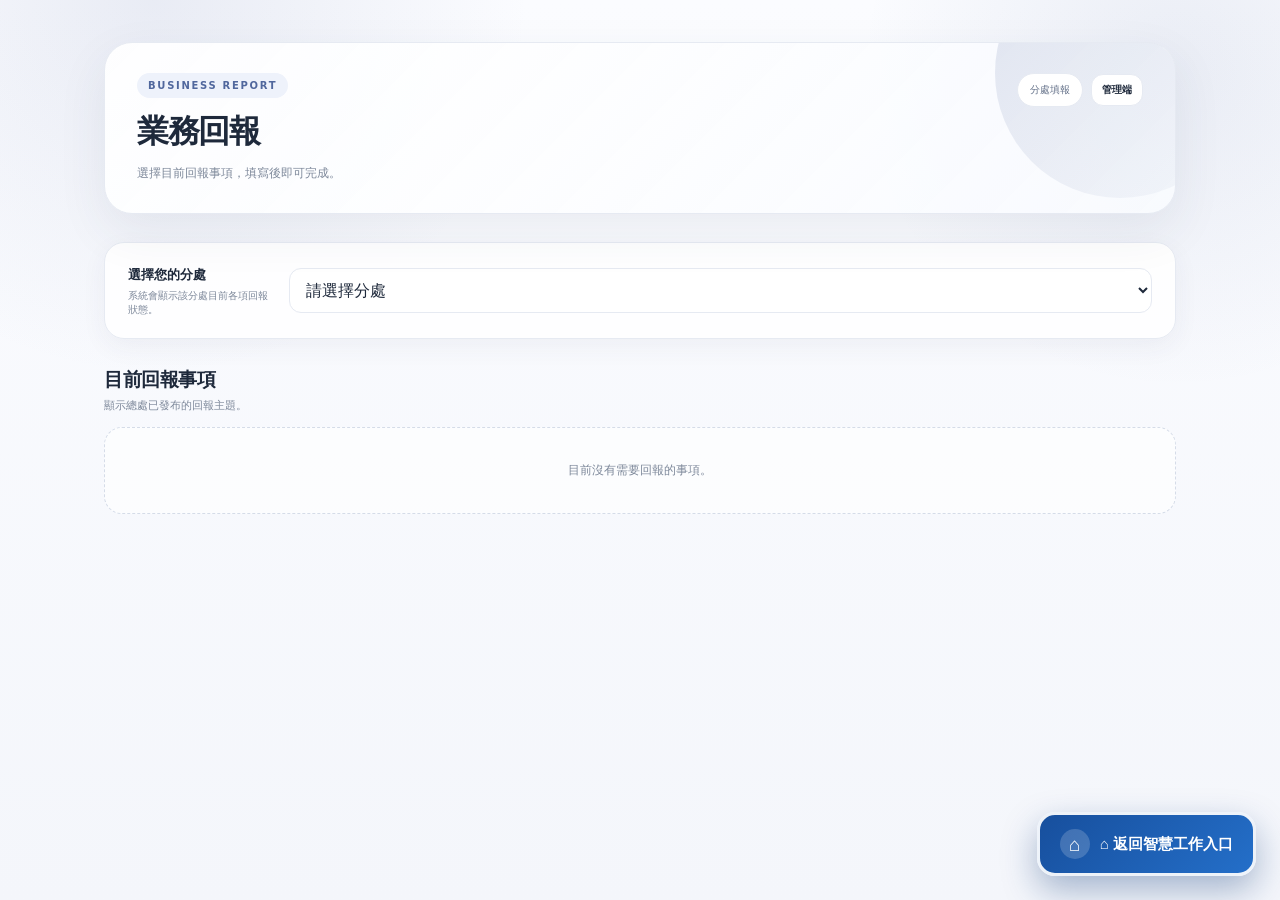
<file: business-report.html>
<!doctype html>
<html lang="zh-Hant">
<head>
<meta charset="utf-8">
<meta name="viewport" content="width=device-width,initial-scale=1">
<title>業務回報</title>
<style>
:root{
  --bg:#f4f6fb;--bg2:#fbfcff;--card:rgba(255,255,255,.9);--text:#1e293b;--muted:#7d889a;
  --line:#e6eaf2;--accent:#50679d;--accent2:#7b89b5;--accentSoft:#eef2fb;
  --ok:#4f7b68;--okSoft:#edf6f1;--warn:#9a7540;--warnSoft:#fbf5e9;
  --danger:#a65e68;--dangerSoft:#fbf0f2;--shadow:0 18px 50px rgba(46,59,88,.08);
  --shadowSoft:0 8px 26px rgba(46,59,88,.055)
}
*{box-sizing:border-box}
body{
  margin:0;color:var(--text);
  font-family:"Noto Sans TC","PingFang TC","Microsoft JhengHei",system-ui,-apple-system,sans-serif;
  background:
    radial-gradient(circle at 12% 0%,rgba(123,137,181,.14),transparent 26%),
    radial-gradient(circle at 92% 8%,rgba(80,103,157,.10),transparent 22%),
    linear-gradient(180deg,var(--bg2),var(--bg));
  min-height:100vh
}
button,input,select,textarea{font:inherit}button{cursor:pointer}button:disabled{cursor:not-allowed;opacity:.5}
.wrap{max-width:1120px;margin:auto;padding:42px 24px 78px}
.header{
  position:relative;overflow:hidden;display:flex;justify-content:space-between;align-items:flex-start;gap:22px;
  margin-bottom:28px;padding:30px 32px;border:1px solid var(--line);border-radius:28px;
  background:linear-gradient(135deg,rgba(255,255,255,.97),rgba(249,251,255,.9));box-shadow:var(--shadow)
}
.header:after{
  content:"";position:absolute;right:-70px;top:-95px;width:250px;height:250px;border-radius:50%;
  background:linear-gradient(135deg,rgba(80,103,157,.17),rgba(123,137,181,.03))
}
.brand,.header-actions{position:relative;z-index:1}
.brand small{
  display:inline-flex;padding:7px 11px;border-radius:999px;background:var(--accentSoft);color:var(--accent);
  font-size:10px;letter-spacing:.17em;font-weight:900;margin-bottom:12px
}
.brand h1{font-size:32px;margin:0 0 9px;letter-spacing:-.045em}
.brand p{font-size:12px;color:var(--muted);margin:0;line-height:1.7}
.header-actions{display:flex;gap:8px;align-items:center}
.badge{font-size:10px;color:#65728a;border:1px solid var(--line);background:#fff;border-radius:999px;padding:9px 12px}
.btn{border:0;border-radius:12px;padding:10px 14px;font-size:12px;font-weight:850;transition:.18s ease}
.btn:hover:not(:disabled){transform:translateY(-1px)}
.btn.primary{background:linear-gradient(135deg,var(--accent),#657ab0);color:#fff;box-shadow:0 9px 22px rgba(80,103,157,.18)}
.btn.soft{background:var(--accentSoft);color:var(--accent)}
.btn.ghost{background:#fff;border:1px solid var(--line);color:var(--text)}
.btn.danger{background:var(--dangerSoft);color:var(--danger)}
.btn.sm{padding:8px 10px;font-size:10px}
.view{display:none}.view.active{display:block}
.card,.form-card,.metric,.branches,.tablewrap{
  background:var(--card);border:1px solid var(--line);box-shadow:var(--shadowSoft)
}
.card{border-radius:20px;padding:20px}
.selector{display:flex;justify-content:space-between;align-items:center;gap:18px;margin-bottom:28px;padding:21px 23px}
.selector strong{font-size:13px}.selector p{font-size:10px;color:var(--muted);margin:5px 0 0}.selector select{min-width:210px}
input,select,textarea{width:100%;border:1px solid var(--line);border-radius:12px;background:#fff;padding:11px 12px;outline:none;color:var(--text)}
textarea{min-height:100px;resize:vertical}
input:focus,select:focus,textarea:focus{border-color:#b9c4df;box-shadow:0 0 0 4px rgba(80,103,157,.10)}
.section-head{display:flex;justify-content:space-between;align-items:end;gap:14px;margin-bottom:14px}
.section-head h2{font-size:19px;margin:0;letter-spacing:-.02em}.section-head p{font-size:11px;color:var(--muted);margin:5px 0 0}
.list{display:flex;flex-direction:column;gap:11px}
.item{
  display:grid;grid-template-columns:minmax(0,1fr) auto;gap:18px;align-items:center;background:rgba(255,255,255,.94);
  border:1px solid var(--line);border-radius:18px;padding:18px 19px;box-shadow:var(--shadowSoft);transition:.18s ease
}
.item:hover{transform:translateY(-2px);box-shadow:0 13px 34px rgba(46,59,88,.075)}
.item h3{font-size:14px;margin:0 0 6px}.item p{font-size:11px;color:var(--muted);margin:0;line-height:1.65}
.meta{display:flex;gap:6px;flex-wrap:wrap;margin-top:10px}
.meta span{font-size:9px;border-radius:999px;padding:5px 8px;background:#f4f6fa;color:#6d7686;border:1px solid #edf0f5}
.meta .ok{background:var(--okSoft);color:var(--ok);border-color:transparent}.meta .closed{background:var(--dangerSoft);color:var(--danger);border-color:transparent}
.empty{border:1px dashed #d5dce8;border-radius:18px;padding:34px;text-align:center;color:var(--muted);font-size:12px;background:rgba(255,255,255,.58)}
.form-card{border-radius:24px;padding:24px}.back{background:none;border:0;padding:0;color:var(--accent);font-weight:900;margin-bottom:15px}
.form-head{padding-bottom:18px;border-bottom:1px solid var(--line);margin-bottom:20px}.form-head h2{font-size:22px;margin:0 0 7px}.form-head p{font-size:11px;color:var(--muted);margin:0;line-height:1.7}
.field{margin-bottom:16px}.field label{display:block;font-size:11px;font-weight:850;margin-bottom:7px}.required:after{content:" *";color:var(--danger)}
.choice{display:flex;gap:8px;flex-wrap:wrap}.choice label{display:flex;align-items:center;gap:7px;border:1px solid var(--line);border-radius:11px;padding:9px 11px;font-size:11px;background:#fff}
.alert{display:none;border-radius:12px;padding:11px 13px;font-size:11px;margin-bottom:14px}.alert.show{display:block}.alert.ok{background:var(--okSoft);color:var(--ok)}.alert.err{background:var(--dangerSoft);color:var(--danger)}
.admin-tabs{display:inline-flex;gap:5px;margin-bottom:20px;padding:5px;background:#e9edf5;border-radius:999px}
.admin-tabs button{border:0;background:transparent;color:var(--muted);font-weight:850;border-radius:999px;padding:9px 13px}
.admin-tabs button.active{background:#fff;color:var(--accent);box-shadow:0 5px 12px rgba(46,59,88,.07)}
.admin-toolbar{display:flex;justify-content:space-between;align-items:center;gap:15px;margin-bottom:15px}.admin-toolbar h2{font-size:19px;margin:0}.admin-toolbar p{font-size:11px;color:var(--muted);margin:5px 0 0}
.admin-actions{display:flex;gap:7px;flex-wrap:wrap;justify-content:flex-end}
.progress{display:flex;gap:8px;align-items:center;margin-top:10px;max-width:440px}.track{height:7px;background:#edf0f5;border-radius:999px;overflow:hidden;flex:1}.fill{height:100%;background:linear-gradient(90deg,var(--accent),var(--accent2))}.progress span{font-size:9px;color:var(--muted)}
.builder{display:grid;grid-template-columns:.92fr 1.08fr;gap:17px}.qbox{border:1px solid var(--line);border-radius:15px;padding:14px;background:linear-gradient(180deg,#fcfdff,#f8f9fc);margin-bottom:10px}
.qtop{display:flex;justify-content:space-between;gap:8px;align-items:center;margin-bottom:9px}.qtop strong{font-size:10px;color:#68758a}.two{display:grid;grid-template-columns:1fr 1fr;gap:10px}.check{display:flex;gap:7px;align-items:center;font-size:10px;color:var(--muted);padding-top:10px}.check input{width:auto}
.status{display:inline-flex;border-radius:999px;padding:5px 8px;font-size:9px;font-weight:900}.status.open{background:var(--okSoft);color:var(--ok)}.status.draft{background:var(--warnSoft);color:var(--warn)}.status.closed{background:#f0f2f5;color:#707988}
.summary{display:grid;grid-template-columns:190px 1fr;gap:13px;margin-bottom:13px}.metric,.branches{border-radius:17px;padding:15px}.metric strong{font-size:29px;color:var(--accent)}.metric span{font-size:10px;color:var(--muted)}
.branchgrid{display:grid;grid-template-columns:repeat(6,1fr);gap:6px}.branchchip{text-align:center;font-size:9px;padding:8px 5px;border-radius:9px;background:var(--warnSoft);color:var(--warn)}.branchchip.done{background:var(--okSoft);color:var(--ok);font-weight:850}
.tablewrap{overflow:auto;border-radius:17px}table{border-collapse:collapse;width:100%;min-width:760px}th,td{font-size:10px;padding:11px 12px;border-bottom:1px solid var(--line);text-align:left;vertical-align:top}th{background:#f8f9fc;color:#5f6878}.missing{background:#fffdfa}
.modalback{position:fixed;inset:0;background:rgba(23,28,42,.40);display:none;align-items:center;justify-content:center;padding:18px;z-index:20;backdrop-filter:blur(4px)}.modalback.show{display:flex}
.modal{width:min(390px,100%);background:#fff;border:1px solid var(--line);border-radius:22px;padding:22px;box-shadow:0 28px 70px rgba(28,35,52,.22)}.modal h3{margin:0 0 6px;font-size:18px}.modal p{font-size:11px;color:var(--muted);margin:0 0 15px;line-height:1.65}
.modal-actions{display:flex;justify-content:flex-end;gap:8px;margin-top:14px}.loginerr{font-size:10px;color:var(--danger);min-height:16px;margin-top:7px}.smallnote{font-size:9px;color:var(--muted);margin-top:9px;line-height:1.6}
@media(max-width:760px){
  .wrap{padding:24px 15px 52px}.header{padding:22px 20px}.badge{display:none}.selector{flex-direction:column;align-items:stretch}.selector select{min-width:0}
  .item{grid-template-columns:1fr}.item .btn{width:100%}.builder{grid-template-columns:1fr}.summary{grid-template-columns:1fr}.branchgrid{grid-template-columns:repeat(3,1fr)}.two{grid-template-columns:1fr}
}
</style>

<style>
}
</style>


<style>
.portal-back-btn{
  position:fixed !important;
  right:24px !important;
  bottom:24px !important;
  left:auto !important;
  top:auto !important;
  z-index:999999 !important;
  display:inline-flex !important;
  align-items:center !important;
  justify-content:center !important;
  gap:10px !important;
  min-width:190px !important;
  padding:14px 20px !important;
  border:3px solid rgba(255,255,255,.92) !important;
  border-radius:18px !important;
  background:linear-gradient(135deg,#174f9d,#246fc9) !important;
  color:#fff !important;
  text-decoration:none !important;
  font:900 15px "Microsoft JhengHei","Noto Sans TC",sans-serif !important;
  box-shadow:0 14px 34px rgba(15,58,121,.35),0 0 0 4px rgba(45,117,207,.12) !important;
  backdrop-filter:blur(8px) !important;
  transition:transform .18s ease,box-shadow .18s ease !important;
}
.portal-back-btn::before{
  content:"⌂" !important;
  width:30px !important;
  height:30px !important;
  display:grid !important;
  place-items:center !important;
  border-radius:50% !important;
  background:rgba(255,255,255,.18) !important;
  font-size:19px !important;
  line-height:1 !important;
}
.portal-back-btn:hover{
  transform:translateY(-3px) !important;
  box-shadow:0 18px 40px rgba(15,58,121,.42),0 0 0 5px rgba(45,117,207,.15) !important;
}
@media(max-width:700px){
  .portal-back-btn{
    right:12px !important;
    bottom:12px !important;
    min-width:auto !important;
    padding:12px 16px !important;
    font-size:13px !important;
  }
}
</style>

<style>
.portal-back-btn{
  position:fixed !important;
  right:24px !important;
  bottom:24px !important;
  left:auto !important;
  top:auto !important;
  z-index:999999 !important;
  display:inline-flex !important;
  align-items:center !important;
  justify-content:center !important;
  gap:10px !important;
  min-width:190px !important;
  padding:14px 20px !important;
  border-radius:18px !important;
  border:3px solid rgba(255,255,255,.92) !important;
  background:linear-gradient(135deg,#174f9d,#246fc9) !important;
  color:#fff !important;
  text-decoration:none !important;
  font:900 15px "Microsoft JhengHei","Noto Sans TC",sans-serif !important;
  box-shadow:0 14px 34px rgba(15,58,121,.35),0 0 0 4px rgba(45,117,207,.12) !important;
}
.portal-back-btn::before{
  content:"⌂" !important;
  width:30px !important;
  height:30px !important;
  display:grid !important;
  place-items:center !important;
  border-radius:50% !important;
  background:rgba(255,255,255,.18) !important;
  font-size:19px !important;
}
.portal-back-btn:hover{
  transform:translateY(-3px) !important;
}
@media(max-width:700px){
  .portal-back-btn{
    right:12px !important;
    bottom:12px !important;
    min-width:auto !important;
    padding:12px 16px !important;
    font-size:13px !important;
  }
}
</style>

<style>
.portal-back-btn{
position:fixed!important;right:24px!important;bottom:24px!important;z-index:999999!important;
padding:14px 20px!important;border-radius:18px!important;background:#1958a0!important;
color:#fff!important;text-decoration:none!important;font:900 15px "Microsoft JhengHei",sans-serif!important;
box-shadow:0 12px 30px rgba(20,70,130,.32)!important;border:2px solid #fff!important}
</style>
<style>
.portal-back-btn{position:fixed!important;z-index:999999!important;display:inline-flex!important;align-items:center!important;justify-content:center!important;text-decoration:none!important;background:linear-gradient(135deg,#174f9d,#246fc9)!important;color:#fff!important;border:3px solid rgba(255,255,255,.92)!important;box-shadow:0 14px 34px rgba(15,58,121,.35)!important;font-family:"Microsoft JhengHei",sans-serif!important;font-weight:900!important}
</style>
</head>
<body><a class="portal-back-btn" href="index.html">⌂ 返回智慧工作入口</a>


<div class="wrap">
  <header class="header">
    <div class="brand">
      <small id="eyebrow">BUSINESS REPORT</small>
      <h1 id="title">業務回報</h1>
      <p id="subtitle">選擇目前回報事項，填寫後即可完成。</p>
    </div>
    <div class="header-actions">
      <span class="badge" id="modeBadge">分處填報</span>
      <button class="btn ghost sm" id="adminBtn" type="button">管理端</button>
    </div>
  </header>

  <!-- 分處首頁 -->
  <section id="branchHome" class="view active">
    <div class="card selector">
      <div>
        <strong>選擇您的分處</strong>
        <p>系統會顯示該分處目前各項回報狀態。</p>
      </div>
      <select id="branchSelect"><option value="">請選擇分處</option></select>
    </div>
    <div class="section-head">
      <div><h2>目前回報事項</h2><p>顯示總處已發布的回報主題。</p></div>
    </div>
    <div id="branchList" class="list"></div>
  </section>

  <!-- 分處填表 -->
  <section id="branchForm" class="view">
    <button class="back" type="button" data-action="branch-back">← 返回回報事項</button>
    <div class="form-card">
      <div id="branchAlert" class="alert"></div>
      <div id="branchFormMount"></div>
    </div>
  </section>

  <!-- 管理端 -->
  <section id="adminHome" class="view">
    <div class="admin-tabs">
      <button type="button" class="active" data-action="tab-manage">回報管理</button>
      <button type="button" data-action="tab-history">歷史紀錄</button>
    </div>

    <div id="managePane">
      <div class="admin-toolbar">
        <div><h2>回報管理</h2><p>建立題目、發布回報並查看彙整結果。</p></div>
        <button class="btn primary" type="button" data-action="new-task">＋ 新增回報</button>
      </div>
      <div id="adminList" class="list"></div>
    </div>

    <div id="historyPane" style="display:none">
      <div class="admin-toolbar">
        <div><h2>歷史紀錄</h2><p>已結束的回報仍可查看及匯出。</p></div>
      </div>
      <div id="historyList" class="list"></div>
    </div>
  </section>

  <!-- 建立/編輯 -->
  <section id="builderView" class="view">
    <button class="back" type="button" data-action="admin-back">← 返回回報管理</button>
    <div class="builder">
      <div class="card">
        <div class="section-head"><div><h2 id="builderHeading">新增回報</h2><p>設定這次要請分處回覆的內容。</p></div></div>
        <div id="builderAlert" class="alert"></div>
        <div class="field"><label class="required">回報主題</label><input id="taskTitle" type="text" placeholder="例如：○○業務執行情形回報"></div>
        <div class="field"><label>簡短說明</label><textarea id="taskDesc" placeholder="提供分處需要知道的說明"></textarea></div>
        <div class="field"><label>截止時間</label><input id="taskDeadline" type="datetime-local"></div>
        <div class="admin-actions" style="justify-content:flex-start">
          <button class="btn primary" type="button" data-action="publish-task">發布回報</button>
          <button class="btn soft" type="button" data-action="save-draft">存草稿</button>
          <button class="btn ghost" type="button" data-action="admin-back">取消</button>
        </div>
        <div class="smallnote">「發布回報」後分處端立即看得到；「存草稿」只留在管理端。</div>
      </div>
      <div class="card">
        <div class="section-head">
          <div><h2>回報題目</h2><p>題目與回答方式都可以自由設定。</p></div>
          <button class="btn soft sm" type="button" data-action="add-question">＋ 新增題目</button>
        </div>
        <div id="questionList"></div>
      </div>
    </div>
  </section>

  <!-- 結果 -->
  <section id="resultView" class="view">
    <button class="back" type="button" data-action="admin-back">← 返回回報管理</button>
    <div class="admin-toolbar">
      <div><h2 id="resultTitle"></h2><p id="resultMeta"></p></div>
      <button class="btn soft" type="button" data-action="export-csv">匯出 CSV</button>
    </div>
    <div id="resultSummary"></div>
    <div id="resultTable"></div>
  </section>
</div>


<div class="modalback" id="confirmModal">
  <div class="modal" role="dialog" aria-modal="true" aria-labelledby="confirmTitle">
    <h3 id="confirmTitle">請確認</h3>
    <p id="confirmMessage" style="white-space:pre-line"></p>
    <div class="modal-actions">
      <button class="btn ghost" type="button" data-action="confirm-cancel">取消</button>
      <button class="btn primary" type="button" id="confirmOkBtn" data-action="confirm-ok">確定</button>
    </div>
  </div>
</div>

<div class="modalback" id="loginModal">
  <div class="modal" role="dialog" aria-modal="true" aria-labelledby="loginTitle">
    <h3 id="loginTitle">進入管理端</h3>
    <p>僅供總處管理人員使用。</p>
    <div class="field" style="margin-bottom:0"><label>管理密碼</label><input id="adminPassword" type="password" inputmode="numeric" autocomplete="off" placeholder="請輸入密碼"></div>
    <div class="loginerr" id="loginError"></div>
    <div class="modal-actions">
      <button class="btn ghost" type="button" data-action="close-login">取消</button>
      <button class="btn primary" type="button" data-action="login">進入管理端</button>
    </div>
  </div>
</div>

<script>
(function(){
'use strict';

const BRANCHES=['中正分處','大同分處','中山分處','萬華分處','信義分處','松山分處','南港分處','文山分處','大安分處','士林分處','北投分處','內湖分處'];
const API_BASE='https://tax-status-api.ddy88000000.workers.dev';
const REPORT_DATA_API=`${API_BASE}/api/report-data`;
const REPORT_TASKS_API=`${API_BASE}/api/report-tasks`;
const REPORT_RESPONSES_API=`${API_BASE}/api/report-responses`;
const KEYS={tasks:'report_tasks_d1_backup_v1',responses:'report_responses_d1_backup_v1',branch:'report_branch_v2'};
let isSyncing=false;
const $=s=>document.querySelector(s);

let state={mode:'branch',tasks:[],responses:[],branch:'',editingId:null,activeTaskId:null,resultTaskId:null,questions:[]};
let pendingConfirm=null;

function load(){
  try{state.tasks=JSON.parse(localStorage.getItem(KEYS.tasks)||'[]')||[]}catch{state.tasks=[]}
  try{state.responses=JSON.parse(localStorage.getItem(KEYS.responses)||'[]')||[]}catch{state.responses=[]}
  state.branch=localStorage.getItem(KEYS.branch)||'';
  normalize();
}
async function loadRemote({silent=false}={}){
  if(isSyncing)return;
  try{
    isSyncing=true;
    const res=await fetch(REPORT_DATA_API,{cache:'no-store'});
    const data=await res.json();
    if(!res.ok||!data.success)throw new Error(data.error||`HTTP ${res.status}`);
    state.tasks=Array.isArray(data.tasks)?data.tasks:[];
    state.responses=Array.isArray(data.responses)?data.responses:[];
    normalize();
    persist();
    if(state.mode==='admin')renderAdmin(); else renderBranch();
    return true;
  }catch(err){
    console.error('讀取共用回報資料失敗',err);
    if(!silent)showAlert('#branchAlert','共用資料暫時無法讀取，目前顯示本機備份。','err');
    return false;
  }finally{isSyncing=false}
}
async function saveTaskRemote(task,{create=false}={}){
  const url=create?REPORT_TASKS_API:`${REPORT_TASKS_API}/${encodeURIComponent(task.id)}`;
  const res=await fetch(url,{method:create?'POST':'PUT',headers:{'Content-Type':'application/json'},body:JSON.stringify({task})});
  const data=await res.json().catch(()=>({}));
  if(!res.ok||!data.success)throw new Error(data.error||`HTTP ${res.status}`);
  return data;
}
async function deleteTaskRemote(id){
  const res=await fetch(`${REPORT_TASKS_API}/${encodeURIComponent(id)}`,{method:'DELETE'});
  const data=await res.json().catch(()=>({}));
  if(!res.ok||!data.success)throw new Error(data.error||`HTTP ${res.status}`);
  return data;
}
async function saveResponseRemote(rec){
  const url=`${REPORT_RESPONSES_API}/${encodeURIComponent(rec.taskId)}/${encodeURIComponent(rec.branch)}`;
  const res=await fetch(url,{method:'PUT',headers:{'Content-Type':'application/json'},body:JSON.stringify({response:rec})});
  const data=await res.json().catch(()=>({}));
  if(!res.ok||!data.success)throw new Error(data.error||`HTTP ${res.status}`);
  return data;
}
function normalize(){
  state.tasks=state.tasks.map(t=>({
    id:t.id||uid(),title:t.title||'未命名回報',desc:t.desc||'',deadline:t.deadline||'',
    status:['open','draft','closed'].includes(t.status)?t.status:'draft',
    createdAt:t.createdAt||new Date().toISOString(),closedAt:t.closedAt||'',
    questions:Array.isArray(t.questions)?t.questions.map(q=>({
      id:q.id||uid(),label:q.label||'',type:q.type||'text',required:!!q.required,
      options:Array.isArray(q.options)?q.options:[]
    })):[]
  }));
}
function persist(){
  localStorage.setItem(KEYS.tasks,JSON.stringify(state.tasks));
  localStorage.setItem(KEYS.responses,JSON.stringify(state.responses));
}
function uid(){return Math.random().toString(36).slice(2)+Date.now().toString(36)}
function esc(v){return String(v??'').replace(/[&<>"']/g,c=>({'&':'&amp;','<':'&lt;','>':'&gt;','"':'&quot;',"'":'&#39;'}[c]))}
function fmt(v){if(!v)return '';const d=new Date(v);return isNaN(d)?v:d.toLocaleString('zh-TW')}
function expired(t){return !!t.deadline && new Date(t.deadline).getTime()<Date.now()}
function getTask(id){return state.tasks.find(t=>t.id===id)}
function respFor(taskId,branch){return state.responses.find(r=>r.taskId===taskId&&r.branch===branch)}
function taskResponses(id){return state.responses.filter(r=>r.taskId===id)}
function countFor(id){return new Set(taskResponses(id).map(r=>r.branch)).size}
function qTypeName(t){return ({text:'短文字',textarea:'長文字',number:'數字',date:'日期',yesno:'是／否',radio:'單選',checkbox:'多選',select:'下拉選單'})[t]||t}
function needsOptions(t){return ['radio','checkbox','select'].includes(t)}
function showAlert(id,msg,type){
  const el=$(id);if(!el)return;
  el.textContent=msg;el.className='alert show '+(type||'ok');
  clearTimeout(el._timer);el._timer=setTimeout(()=>el.className='alert',2500);
}
function showView(id){
  document.querySelectorAll('.view').forEach(v=>v.classList.remove('active'));
  $(id).classList.add('active');
  window.scrollTo({top:0,behavior:'smooth'});
}
function setMode(mode){
  state.mode=mode;
  $('#modeBadge').textContent=mode==='admin'?'總處管理端':'分處填報';
  $('#adminBtn').textContent=mode==='admin'?'返回分處端':'管理端';
  $('#title').textContent=mode==='admin'?'回報管理':'業務回報';
  $('#subtitle').textContent=mode==='admin'?'建立回報主題，並查看 12 分處彙整結果。':'選擇目前回報事項，填寫後即可完成。';
  if(mode==='admin'){renderAdmin();showView('#adminHome')}
  else{renderBranch();showView('#branchHome')}
}
async function cleanupDemoTask(){
  const demo=state.tasks.find(t=>
    t.title==='服務情形臨時回報' &&
    t.desc==='請各分處依實際辦理情形完成本次回報。' &&
    Array.isArray(t.questions) &&
    t.questions.length===3 &&
    t.questions[0]?.label==='目前辦理情形' &&
    t.questions[1]?.label==='是否有需總處協助事項' &&
    t.questions[2]?.label==='補充說明'
  );
  if(!demo)return false;
  try{
    await deleteTaskRemote(demo.id);
    state.tasks=state.tasks.filter(x=>x.id!==demo.id);
    state.responses=state.responses.filter(r=>r.taskId!==demo.id);
    persist();
    return true;
  }catch(err){
    console.error('移除示範回報失敗',err);
    return false;
  }
}


function askConfirm(title,message,okText,onOk,danger){
  pendingConfirm=onOk;
  $('#confirmTitle').textContent=title||'請確認';
  $('#confirmMessage').textContent=message||'';
  $('#confirmOkBtn').textContent=okText||'確定';
  $('#confirmOkBtn').className='btn '+(danger?'danger':'primary');
  $('#confirmModal').classList.add('show');
}
function closeConfirm(){
  $('#confirmModal').classList.remove('show');
  pendingConfirm=null;
}

/* 分處端 */
function initBranches(){
  BRANCHES.forEach(b=>$('#branchSelect').insertAdjacentHTML('beforeend',`<option value="${esc(b)}">${esc(b)}</option>`));
  $('#branchSelect').value=state.branch;
}
function renderBranch(){
  load();
  $('#branchSelect').value=state.branch;
  const items=state.tasks.filter(t=>t.status==='open').sort((a,b)=>(a.deadline||'9999').localeCompare(b.deadline||'9999'));
  const mount=$('#branchList');
  if(!items.length){mount.innerHTML='<div class="empty">目前沒有需要回報的事項。</div>';return}
  mount.innerHTML=items.map(t=>{
    const r=state.branch?respFor(t.id,state.branch):null;
    const isClosed=expired(t);
    return `<article class="item">
      <div>
        <h3>${esc(t.title)}</h3>
        <p>${esc(t.desc||'請依題目完成填報。')}</p>
        <div class="meta">
          ${t.deadline?`<span>截止 ${esc(fmt(t.deadline))}</span>`:''}
          <span>${t.questions.length} 題</span>
          ${r?'<span class="ok">✓ 已回報，可修改</span>':''}
          ${isClosed?'<span class="closed">已截止</span>':''}
        </div>
      </div>
      <button class="btn ${isClosed?'ghost':(r?'soft':'primary')}" type="button" data-action="open-form" data-id="${t.id}" ${isClosed?'disabled':''}>${isClosed?'已截止':(r?'查看／修改':'開始填寫')}</button>
    </article>`;
  }).join('');
}
function openForm(id){
  if(!state.branch){alert('請先選擇您的分處。');$('#branchSelect').focus();return}
  load(); const t=getTask(id); if(!t)return;
  state.activeTaskId=id;
  const old=respFor(id,state.branch);
  $('#branchFormMount').innerHTML=`
    <div class="form-head"><h2>${esc(t.title)}</h2><p>${esc(t.desc||'請依題目完成填報。')}${t.deadline?'<br>截止時間：'+esc(fmt(t.deadline)):''}</p></div>
    <form id="responseForm">
      <div class="field"><label>回報分處</label><input type="text" disabled value="${esc(state.branch)}"></div>
      ${t.questions.map((q,i)=>renderField(q,i,old)).join('')}
      <div style="display:flex;gap:7px;flex-wrap:wrap;margin-top:18px">
        <button class="btn primary" type="submit">${old?'更新回報':'送出回報'}</button>
        <button class="btn ghost" type="button" data-action="branch-back">取消</button>
      </div>
    </form>`;
  $('#responseForm').addEventListener('submit',submitResponse);
  showView('#branchForm');
}
function renderField(q,i,old){
  const name='q_'+q.id, val=old?.answers?.[q.id] ?? (q.type==='checkbox'?[]:'');
  const req=q.required?'required':'', cls=q.required?'required':'';
  let c='';
  if(q.type==='text')c=`<input name="${name}" type="text" ${req} value="${esc(val)}">`;
  else if(q.type==='textarea')c=`<textarea name="${name}" ${req}>${esc(val)}</textarea>`;
  else if(q.type==='number')c=`<input name="${name}" type="number" ${req} value="${esc(val)}">`;
  else if(q.type==='date')c=`<input name="${name}" type="date" ${req} value="${esc(val)}">`;
  else if(q.type==='yesno'||q.type==='radio'){
    const ops=q.type==='yesno'?['是','否']:q.options;
    c=`<div class="choice">${ops.map((op,j)=>`<label><input style="width:auto" name="${name}" type="radio" value="${esc(op)}" ${val===op?'checked':''} ${q.required&&j===0?'required':''}>${esc(op)}</label>`).join('')}</div>`;
  }else if(q.type==='checkbox'){
    const arr=Array.isArray(val)?val:[];
    c=`<div class="choice">${q.options.map(op=>`<label><input style="width:auto" name="${name}" type="checkbox" value="${esc(op)}" ${arr.includes(op)?'checked':''}>${esc(op)}</label>`).join('')}</div>`;
  }else if(q.type==='select'){
    c=`<select name="${name}" ${req}><option value="">請選擇</option>${q.options.map(op=>`<option value="${esc(op)}" ${val===op?'selected':''}>${esc(op)}</option>`).join('')}</select>`;
  }
  return `<div class="field"><label class="${cls}">${i+1}. ${esc(q.label)}</label>${c}</div>`;
}
async function submitResponse(e){
  e.preventDefault(); load();
  const t=getTask(state.activeTaskId); if(!t)return;
  const fd=new FormData(e.currentTarget), old=respFor(t.id,state.branch), answers={};
  for(const q of t.questions){
    const n='q_'+q.id;
    if(q.type==='checkbox'){
      const a=fd.getAll(n); if(q.required&&!a.length){showAlert('#branchAlert','請完成必填題目：「'+q.label+'」','err');return} answers[q.id]=a;
    }else answers[q.id]=fd.get(n)||'';
  }
  const rec={id:old?.id||uid(),taskId:t.id,branch:state.branch,answers,submittedAt:new Date().toISOString()};
  const ix=state.responses.findIndex(r=>r.taskId===t.id&&r.branch===state.branch);
  if(ix>=0)state.responses[ix]=rec; else state.responses.push(rec);
  persist();
  const submitBtn=e.currentTarget.querySelector('button[type="submit"]');if(submitBtn)submitBtn.disabled=true;
  try{
    await saveResponseRemote(rec);
    showAlert('#branchAlert',old?'已更新回報內容，並同步共用資料。':'回報完成，已同步共用資料。','ok');
    setTimeout(()=>{renderBranch();showView('#branchHome')},650);
  }catch(err){
    console.error('共用回報同步失敗',err);
    showAlert('#branchAlert','送出失敗：共用資料庫暫時無法寫入，請稍後再試。','err');
  }finally{if(submitBtn)submitBtn.disabled=false}
}

/* 管理端 */
function renderAdmin(){
  load();
  const list=state.tasks.filter(t=>t.status!=='closed').sort((a,b)=>new Date(b.createdAt)-new Date(a.createdAt));
  $('#adminList').innerHTML=list.length?list.map(adminItem).join(''):'<div class="empty">目前沒有回報主題。</div>';
  const hist=state.tasks.filter(t=>t.status==='closed').sort((a,b)=>new Date(b.closedAt||b.createdAt)-new Date(a.closedAt||a.createdAt));
  $('#historyList').innerHTML=hist.length?hist.map(t=>`<article class="item">
    <div><h3>${esc(t.title)}</h3><p><span class="status closed">已結束</span>　${countFor(t.id)} / 12 分處有回報</p></div>
    <div class="admin-actions">
      <button class="btn soft sm" type="button" data-action="view-result" data-id="${t.id}">查看結果</button>
      <button class="btn ghost sm" type="button" data-action="reopen-task" data-id="${t.id}">重新開放</button>
      <button class="btn danger sm" type="button" data-action="delete-task" data-id="${t.id}">刪除</button>
    </div>
  </article>`).join(''):'<div class="empty">目前沒有歷史回報。</div>';
}
function adminItem(t){
  const n=countFor(t.id),rate=Math.round(n/12*100),st=t.status==='open'?'open':'draft';
  return `<article class="item">
    <div>
      <h3>${esc(t.title)}</h3>
      <p><span class="status ${st}">${t.status==='open'?'已發布':'草稿'}</span>${t.deadline?'　截止 '+esc(fmt(t.deadline)):''}</p>
      <div class="progress"><div class="track"><div class="fill" style="width:${rate}%"></div></div><span>${n} / 12 已回報</span></div>
    </div>
    <div class="admin-actions">
      ${t.status==='open'?`<button class="btn soft sm" type="button" data-action="view-result" data-id="${t.id}">查看結果</button>`:''}
      <button class="btn ghost sm" type="button" data-action="edit-task" data-id="${t.id}">編輯</button>
      ${t.status==='draft'
        ?`<button class="btn primary sm" type="button" data-action="quick-publish" data-id="${t.id}">發布</button>`
        :`<button class="btn danger sm" type="button" data-action="close-task" data-id="${t.id}">結束</button>`}
      <button class="btn danger sm" type="button" data-action="delete-task" data-id="${t.id}">刪除</button>
    </div>
  </article>`;
}
function newQuestion(){return{id:uid(),label:'',type:'text',required:false,options:[]}}
function openBuilder(id){
  load(); state.editingId=id||null;
  const t=id?getTask(id):null;
  state.questions=t?JSON.parse(JSON.stringify(t.questions)):[newQuestion()];
  $('#builderHeading').textContent=t?'編輯回報':'新增回報';
  $('#taskTitle').value=t?.title||'';
  $('#taskDesc').value=t?.desc||'';
  $('#taskDeadline').value=t?.deadline||'';
  $('#builderAlert').className='alert';
  renderQuestions(); showView('#builderView');
}
function renderQuestions(){
  $('#questionList').innerHTML=state.questions.length?state.questions.map((q,i)=>`<div class="qbox">
    <div class="qtop"><strong>題目 ${i+1}</strong><div class="admin-actions">
      <button class="btn ghost sm" type="button" data-action="q-up" data-id="${q.id}" ${i===0?'disabled':''}>↑</button>
      <button class="btn ghost sm" type="button" data-action="q-down" data-id="${q.id}" ${i===state.questions.length-1?'disabled':''}>↓</button>
      <button class="btn danger sm" type="button" data-action="q-delete" data-id="${q.id}">刪除</button>
    </div></div>
    <div class="field"><input type="text" data-role="q-label" data-id="${q.id}" value="${esc(q.label)}" placeholder="輸入題目內容"></div>
    <div class="two">
      <select data-role="q-type" data-id="${q.id}">
        ${['text','textarea','number','date','yesno','radio','checkbox','select'].map(v=>`<option value="${v}" ${q.type===v?'selected':''}>${qTypeName(v)}</option>`).join('')}
      </select>
      <label class="check"><input type="checkbox" data-role="q-required" data-id="${q.id}" ${q.required?'checked':''}> 必填</label>
    </div>
    <div class="field" style="margin-top:9px;${needsOptions(q.type)?'':'display:none'}">
      <input type="text" data-role="q-options" data-id="${q.id}" value="${esc((q.options||[]).join('、'))}" placeholder="選項用頓號分隔，例如：有、無、其他">
    </div>
  </div>`).join(''):'<div class="empty">尚未設定題目。</div>';
}
function syncQuestionInputs(){
  document.querySelectorAll('[data-role="q-label"]').forEach(el=>{const q=state.questions.find(x=>x.id===el.dataset.id);if(q)q.label=el.value});
  document.querySelectorAll('[data-role="q-required"]').forEach(el=>{const q=state.questions.find(x=>x.id===el.dataset.id);if(q)q.required=el.checked});
  document.querySelectorAll('[data-role="q-options"]').forEach(el=>{const q=state.questions.find(x=>x.id===el.dataset.id);if(q)q.options=el.value.split(/[、,，]/).map(x=>x.trim()).filter(Boolean)});
}
async function saveTask(status){
  syncQuestionInputs();
  const title=$('#taskTitle').value.trim(),desc=$('#taskDesc').value.trim(),deadline=$('#taskDeadline').value;
  if(!title){showAlert('#builderAlert','請輸入回報主題。','err');return}
  if(!state.questions.length){showAlert('#builderAlert','請至少設定一題。','err');return}
  if(state.questions.some(q=>!q.label.trim())){showAlert('#builderAlert','尚有題目未輸入內容。','err');return}
  if(state.questions.some(q=>needsOptions(q.type)&&!q.options.length)){showAlert('#builderAlert','單選、多選或下拉選單必須設定選項。','err');return}
  load();
  let task,create=false;
  if(state.editingId){
    task=getTask(state.editingId); if(!task)return;
    Object.assign(task,{title,desc,deadline,status,questions:JSON.parse(JSON.stringify(state.questions))});
  }else{
    create=true;
    task={id:uid(),title,desc,deadline,status,createdAt:new Date().toISOString(),closedAt:'',questions:JSON.parse(JSON.stringify(state.questions))};
    state.tasks.push(task);
  }
  persist();
  try{
    await saveTaskRemote(task,{create});
    state.editingId=null; renderAdmin(); showView('#adminHome');
    showAlert('#adminAlert',status==='open'?'已發布並同步至共用資料庫。':'草稿已儲存至共用資料庫。','ok');
  }catch(err){
    console.error('回報主題同步失敗',err);
    if(create)state.tasks=state.tasks.filter(x=>x.id!==task.id);
    persist();
    showAlert('#builderAlert','儲存失敗：共用資料庫暫時無法寫入。','err');
  }
}
function openResult(id){
  load(); const t=getTask(id); if(!t)return;
  state.resultTaskId=id;
  $('#resultTitle').textContent=t.title;
  $('#resultMeta').textContent=(t.deadline?'截止 '+fmt(t.deadline)+' ・ ':'')+t.questions.length+' 題';
  const map=new Map(taskResponses(id).map(r=>[r.branch,r])),done=BRANCHES.filter(b=>map.has(b)),rate=Math.round(done.length/12*100);
  $('#resultSummary').innerHTML=`<div class="summary">
    <div class="metric"><strong>${done.length}</strong><span> / 12 已回報</span><div class="progress"><div class="track"><div class="fill" style="width:${rate}%"></div></div><span>${rate}%</span></div></div>
    <div class="branches"><div class="branchgrid">${BRANCHES.map(b=>`<div class="branchchip ${map.has(b)?'done':''}">${map.has(b)?'✓ ':''}${esc(b.replace('分處',''))}</div>`).join('')}</div></div>
  </div>`;
  const head=`<tr><th>分處</th><th>狀態</th>${t.questions.map(q=>`<th>${esc(q.label)}</th>`).join('')}<th>回報時間</th></tr>`;
  const body=BRANCHES.map(b=>{
    const r=map.get(b);
    if(!r)return `<tr class="missing"><td><strong>${esc(b)}</strong></td><td>尚未回報</td>${t.questions.map(()=>'<td>—</td>').join('')}<td>—</td></tr>`;
    return `<tr><td><strong>${esc(b)}</strong></td><td style="color:var(--ok)">已回報</td>${t.questions.map(q=>`<td>${formatAnswer(r.answers?.[q.id])}</td>`).join('')}<td>${esc(new Date(r.submittedAt).toLocaleString('zh-TW'))}</td></tr>`;
  }).join('');
  $('#resultTable').innerHTML=`<div class="tablewrap"><table><thead>${head}</thead><tbody>${body}</tbody></table></div>`;
  showView('#resultView');
}
function formatAnswer(v){if(Array.isArray(v))return v.length?v.map(x=>esc(x)).join('、'):'—';return v?esc(v):'—'}
function exportCsv(){
  load();const t=getTask(state.resultTaskId);if(!t)return;
  const map=new Map(taskResponses(t.id).map(r=>[r.branch,r]));
  const rows=[['分處','狀態',...t.questions.map(q=>q.label),'回報時間']];
  BRANCHES.forEach(b=>{
    const r=map.get(b);
    rows.push([b,r?'已回報':'尚未回報',...t.questions.map(q=>{const v=r?.answers?.[q.id]??'';return Array.isArray(v)?v.join('、'):v}),r?new Date(r.submittedAt).toLocaleString('zh-TW'):'']);
  });
  const csv=rows.map(row=>row.map(v=>`"${String(v).replace(/"/g,'""')}"`).join(',')).join('\n');
  const blob=new Blob(['\ufeff'+csv],{type:'text/csv;charset=utf-8'});
  const a=document.createElement('a');a.href=URL.createObjectURL(blob);a.download=t.title+'_彙整.csv';document.body.appendChild(a);a.click();a.remove();setTimeout(()=>URL.revokeObjectURL(a.href),100);
}

/* 事件：全部集中，避免動態按鈕失效 */
document.addEventListener('click',async function(e){
  const btn=e.target.closest('button'); if(!btn)return;
  const act=btn.dataset.action;

  if(act==='confirm-cancel'){closeConfirm();return}
  if(act==='confirm-ok'){
    const fn=pendingConfirm;
    $('#confirmModal').classList.remove('show');
    pendingConfirm=null;
    if(typeof fn==='function')await fn();
    return;
  }

  if(btn.id==='adminBtn'){
    if(state.mode==='admin')setMode('branch');
    else{ $('#adminPassword').value='';$('#loginError').textContent='';$('#loginModal').classList.add('show');setTimeout(()=>$('#adminPassword').focus(),30) }
    return;
  }
  if(act==='close-login'){ $('#loginModal').classList.remove('show'); return }
  if(act==='login'){
    if($('#adminPassword').value==='11'){ $('#loginModal').classList.remove('show');setMode('admin') }
    else{ $('#loginError').textContent='密碼錯誤，請重新輸入。';$('#adminPassword').select() }
    return;
  }
  if(act==='open-form'){openForm(btn.dataset.id);return}
  if(act==='branch-back'){renderBranch();showView('#branchHome');return}
  if(act==='tab-manage'){
    document.querySelectorAll('.admin-tabs button').forEach(x=>x.classList.remove('active'));btn.classList.add('active');
    $('#managePane').style.display='block';$('#historyPane').style.display='none';return;
  }
  if(act==='tab-history'){
    document.querySelectorAll('.admin-tabs button').forEach(x=>x.classList.remove('active'));btn.classList.add('active');
    $('#managePane').style.display='none';$('#historyPane').style.display='block';return;
  }
  if(act==='new-task'){openBuilder();return}
  if(act==='edit-task'){openBuilder(btn.dataset.id);return}
  if(act==='view-result'){openResult(btn.dataset.id);return}
  if(act==='quick-publish'){
    load();const t=getTask(btn.dataset.id);if(t){const old=t.status;t.status='open';persist();try{await saveTaskRemote(t);renderAdmin()}catch(err){t.status=old;persist();showAlert('#adminAlert','發布失敗，請稍後再試。','err')}} return;
  }
  if(act==='close-task'){
    load();
    const taskId=btn.dataset.id;
    const t=getTask(taskId);
    if(!t)return;
    askConfirm(
      '結束回報？',
      '「'+t.title+'」結束後，分處將無法再填寫。\n\n資料不會刪除，之後可在「歷史紀錄」重新開放。',
      '結束回報',
      async function(){
        load();
        const target=getTask(taskId);
        if(!target)return;
        const oldStatus=target.status,oldClosedAt=target.closedAt;
        target.status='closed';target.closedAt=new Date().toISOString();persist();
        try{await saveTaskRemote(target);renderAdmin()}catch(err){target.status=oldStatus;target.closedAt=oldClosedAt;persist();showAlert('#adminAlert','結束回報失敗，請稍後再試。','err')}
      },
      true
    );
    return;
  }
  if(act==='reopen-task'){
    load();
    const taskId=btn.dataset.id;
    const t=getTask(taskId);
    if(!t)return;
    askConfirm(
      '重新開放回報？',
      '重新開放「'+t.title+'」後，分處端會再次看到這個回報項目。',
      '重新開放',
      async function(){
        load();
        const target=getTask(taskId);
        if(!target)return;
        const oldStatus=target.status,oldClosedAt=target.closedAt;
        target.status='open';target.closedAt='';persist();
        try{await saveTaskRemote(target);renderAdmin()}catch(err){target.status=oldStatus;target.closedAt=oldClosedAt;persist();showAlert('#adminAlert','重新開放失敗，請稍後再試。','err')}
      },
      false
    );
    return;
  }
  if(act==='delete-task'){
    load();
    const taskId=btn.dataset.id;
    const t=getTask(taskId);
    if(!t)return;
    const hasResponses=taskResponses(taskId).length>0;
    askConfirm(
      '永久刪除議題？',
      '確定要刪除「'+t.title+'」嗎？'
        +(hasResponses?'\n\n⚠ 此議題已有分處回報，刪除後回報內容也會一起刪除。':'')
        +'\n\n刪除後無法復原。',
      '永久刪除',
      async function(){
        try{await deleteTaskRemote(taskId);state.tasks=state.tasks.filter(x=>x.id!==taskId);state.responses=state.responses.filter(r=>r.taskId!==taskId);persist();renderAdmin()}catch(err){showAlert('#adminAlert','刪除失敗，請稍後再試。','err')}
      },
      true
    );
    return;
  }
  if(act==='admin-back'){renderAdmin();showView('#adminHome');return}
  if(act==='add-question'){syncQuestionInputs();state.questions.push(newQuestion());renderQuestions();return}
  if(act==='publish-task'){saveTask('open');return}
  if(act==='save-draft'){saveTask('draft');return}
  if(act==='q-delete'){syncQuestionInputs();state.questions=state.questions.filter(q=>q.id!==btn.dataset.id);renderQuestions();return}
  if(act==='q-up'||act==='q-down'){
    syncQuestionInputs();const i=state.questions.findIndex(q=>q.id===btn.dataset.id),j=i+(act==='q-up'?-1:1);
    if(i>=0&&j>=0&&j<state.questions.length){[state.questions[i],state.questions[j]]=[state.questions[j],state.questions[i]];renderQuestions()} return;
  }
  if(act==='export-csv'){exportCsv();return}
});

document.addEventListener('change',function(e){
  if(e.target.id==='branchSelect'){
    state.branch=e.target.value;localStorage.setItem(KEYS.branch,state.branch);renderBranch();return;
  }
  if(e.target.dataset.role==='q-type'){
    syncQuestionInputs();
    const q=state.questions.find(x=>x.id===e.target.dataset.id);if(q){q.type=e.target.value;if(!needsOptions(q.type))q.options=[];renderQuestions()}
  }
});
$('#adminPassword').addEventListener('keydown',e=>{if(e.key==='Enter')document.querySelector('[data-action="login"]').click()});
$('#loginModal').addEventListener('click',e=>{if(e.target===$('#loginModal'))$('#loginModal').classList.remove('show')});
$('#confirmModal').addEventListener('click',e=>{if(e.target===$('#confirmModal'))closeConfirm()});

load();initBranches();renderBranch();
(async()=>{const ok=await loadRemote();if(ok){const removed=await cleanupDemoTask();if(removed)await loadRemote({silent:true})}})();
setInterval(()=>loadRemote({silent:true}),5000);
document.addEventListener('visibilitychange',()=>{if(!document.hidden)loadRemote({silent:true})});
window.addEventListener('focus',()=>loadRemote({silent:true}));
})();
</script>





<script>
(async function(){
 const KEY='trsSmartPortalSettings_v12';
 const API='https://tax-status-api.ddy88000000.workers.dev/api/portal-settings';
 const def={enabled:true,text:'返回智慧工作入口',position:'bottom-right',scale:100,x:0,y:0};
 let b=def;
 try{
   const r=await fetch(API,{cache:'no-store'});
   const d=await r.json();
   if(d?.success&&d.settings){
     localStorage.setItem(KEY,JSON.stringify(d.settings));
     b={...def,...(d.settings.backButton||{})};
   }
 }catch(e){
   try{
     const s=JSON.parse(localStorage.getItem(KEY)||'null');
     if(s?.backButton)b={...def,...s.backButton};
   }catch{}
 }
 const el=document.querySelector('.portal-back-btn');
 if(!el)return;
 el.style.display=b.enabled?'inline-flex':'none';
 el.textContent='⌂ '+b.text;
 const sc=Math.max(.7,Math.min(1.6,(Number(b.scale)||100)/100));
 el.style.setProperty('font-size',(15*sc)+'px','important');
 el.style.setProperty('padding',(14*sc)+'px '+(20*sc)+'px','important');
 el.style.setProperty('border-radius',(18*sc)+'px','important');
 ['left','right','top','bottom'].forEach(k=>el.style.setProperty(k,'auto','important'));
 const x=Number(b.x)||0,y=Number(b.y)||0,p=b.position||'bottom-right';
 if(p==='top-left'){
   el.style.setProperty('left',(24+x)+'px','important');
   el.style.setProperty('top',(24+y)+'px','important');
 }else if(p==='top-right'){
   el.style.setProperty('right',(24-x)+'px','important');
   el.style.setProperty('top',(24+y)+'px','important');
 }else if(p==='bottom-left'){
   el.style.setProperty('left',(24+x)+'px','important');
   el.style.setProperty('bottom',(24-y)+'px','important');
 }else{
   el.style.setProperty('right',(24-x)+'px','important');
   el.style.setProperty('bottom',(24-y)+'px','important');
 }
})();
</script>

</body>
</html>
</file>
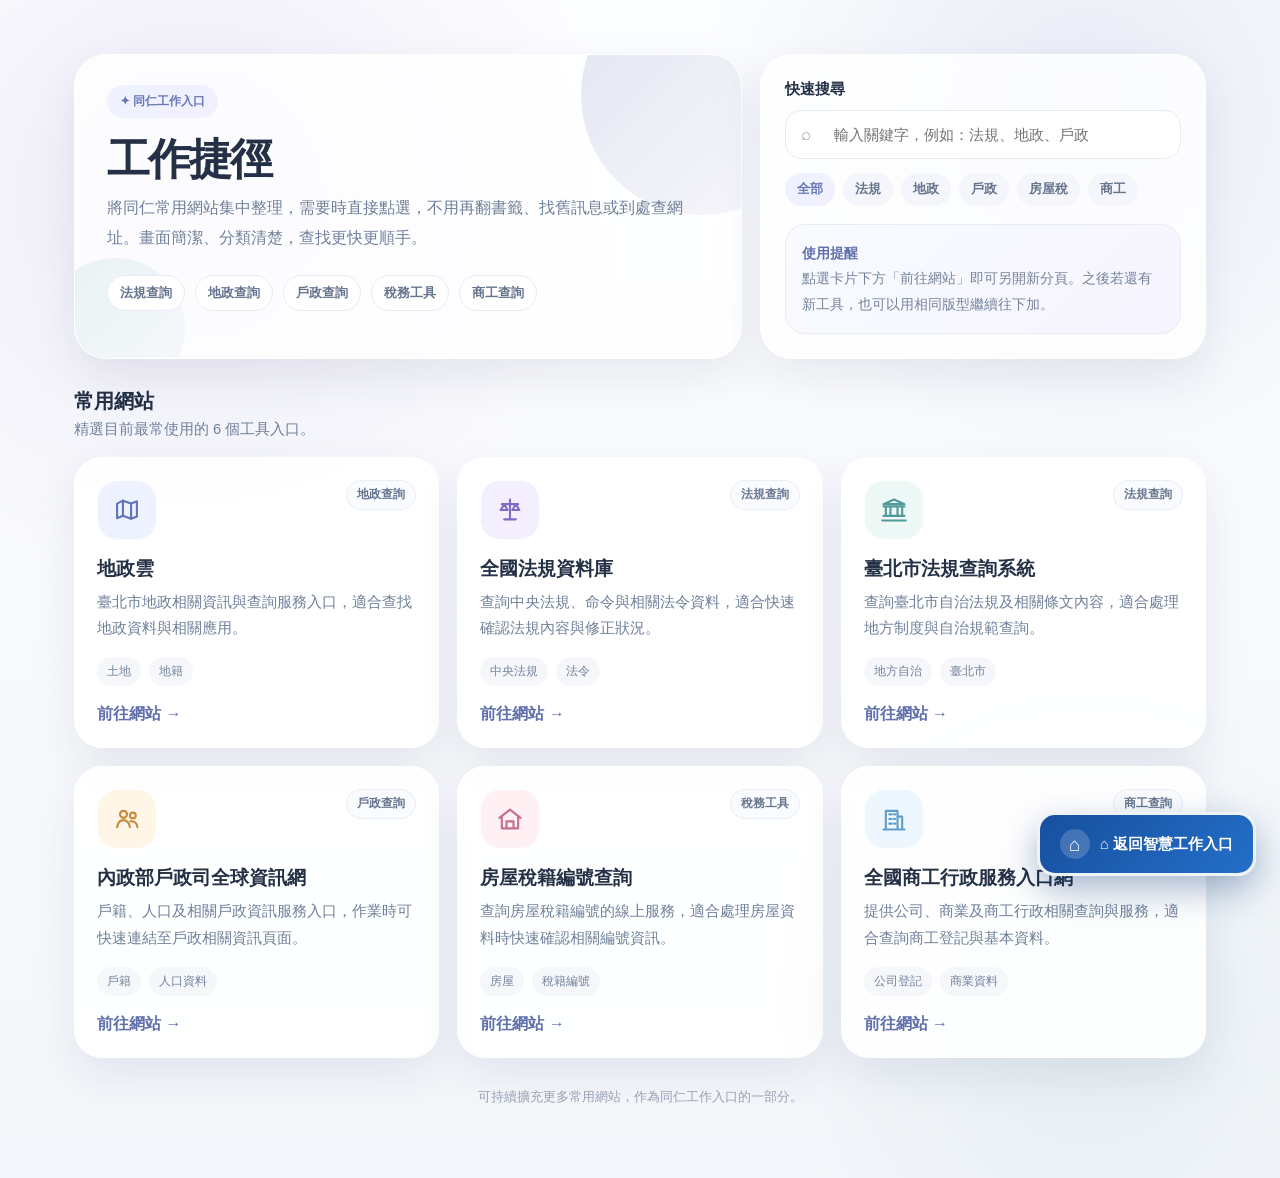
<file: tools.html>
<!DOCTYPE html>
<html lang="zh-Hant">
<head>
<meta charset="UTF-8">
<meta name="viewport" content="width=device-width, initial-scale=1.0">
<title>工作捷徑｜同仁常用網站入口</title>
<style>
:root{
  --bg:#f6f7fb;
  --card:#ffffff;
  --text:#243045;
  --muted:#70809a;
  --line:#e7ebf4;
  --navy:#5b6fb1;
  --purple:#8b73c9;
  --teal:#58a4a3;
  --gold:#d59a47;
  --pink:#d47b9a;
  --sky:#69a7d7;
  --shadow:0 18px 44px rgba(44,58,89,.09);
  --radius:26px;
}
*{box-sizing:border-box}
body{
  margin:0;
  font-family:"Noto Sans TC","Microsoft JhengHei",sans-serif;
  color:var(--text);
  background:
    radial-gradient(circle at 15% 15%, rgba(139,115,201,.12), transparent 28%),
    radial-gradient(circle at 85% 8%, rgba(91,111,177,.12), transparent 25%),
    radial-gradient(circle at 85% 85%, rgba(88,164,163,.11), transparent 22%),
    linear-gradient(180deg,#fcfdff 0%, #f4f6fb 100%);
}
.wrap{max-width:1180px;margin:0 auto;padding:54px 24px 72px}
.hero{
  display:grid;
  grid-template-columns:minmax(0,1.2fr) minmax(320px,.8fr);
  gap:18px;
  margin-bottom:28px;
}
.hero-main,.hero-side{
  background:rgba(255,255,255,.8);
  border:1px solid rgba(255,255,255,.72);
  backdrop-filter: blur(10px);
  box-shadow:var(--shadow);
  border-radius:32px;
}
.hero-main{
  position:relative;
  overflow:hidden;
  padding:30px 32px;
}
.hero-main::before{
  content:"";
  position:absolute;
  width:240px;height:240px;
  right:-80px;top:-80px;
  background:linear-gradient(135deg, rgba(91,111,177,.18), rgba(139,115,201,.05));
  border-radius:50%;
}
.hero-main::after{
  content:"";
  position:absolute;
  width:140px;height:140px;
  left:-30px;bottom:-40px;
  background:linear-gradient(135deg, rgba(88,164,163,.13), rgba(105,167,215,.04));
  border-radius:50%;
}
.eyebrow{
  position:relative;
  z-index:1;
  display:inline-flex;align-items:center;gap:8px;
  padding:8px 13px;border-radius:999px;
  background:linear-gradient(135deg,#eef2ff,#f2f0ff);
  color:#6878b6;font-size:.78rem;font-weight:800;
}
.hero h1{
  position:relative;z-index:1;
  margin:18px 0 10px;
  font-size:2.7rem;line-height:1.08;letter-spacing:-.05em;
}
.hero p{
  position:relative;z-index:1;
  margin:0;max-width:700px;color:var(--muted);
  line-height:1.9;font-size:1rem;
}
.hero-pills{
  position:relative;z-index:1;
  display:flex;flex-wrap:wrap;gap:10px;margin-top:22px;
}
.hero-pills span{
  padding:8px 12px;border-radius:999px;background:#fff;
  border:1px solid var(--line);font-size:.83rem;color:#66758d;font-weight:700;
}
.hero-side{
  padding:24px;
  display:flex;flex-direction:column;gap:18px;justify-content:space-between;
}
.panel-title{
  font-size:.96rem;font-weight:900;margin:0 0 10px;
}
.search-box{position:relative}
.search-box input{
  width:100%;padding:15px 16px 15px 48px;
  border-radius:16px;border:1px solid var(--line);outline:none;
  background:#fff;color:var(--text);font-size:.95rem;
  box-shadow: inset 0 1px 0 rgba(255,255,255,.8);
}
.search-box input:focus{
  border-color:#c5cbed;box-shadow:0 0 0 4px rgba(91,111,177,.11);
}
.search-icon{
  position:absolute;left:16px;top:50%;transform:translateY(-50%);
  color:#97a2b4;font-size:1.05rem;
}
.tags{display:flex;flex-wrap:wrap;gap:8px}
.tag-btn{
  border:none;border-radius:999px;padding:8px 12px;
  background:#f4f6fb;color:#66758d;font-size:.8rem;font-weight:800;
  cursor:pointer;transition:.15s ease;
}
.tag-btn:hover,.tag-btn.active{
  background:linear-gradient(135deg,#eef2ff,#f2f0ff);
  color:#6878b6;
}
.side-note{
  border-radius:20px;padding:16px;
  background:linear-gradient(135deg,#f9fbff 0%,#f6f4ff 100%);
  border:1px solid var(--line);color:#75839a;
  font-size:.88rem;line-height:1.8;
}
.section-head{
  display:flex;justify-content:space-between;align-items:end;gap:16px;
  margin-bottom:18px;
}
.section-head h2{margin:0;font-size:1.28rem}
.section-head p{margin:5px 0 0;color:var(--muted);font-size:.92rem}
.grid{
  display:grid;
  grid-template-columns:repeat(3,minmax(0,1fr));
  gap:18px;
}
.card{
  background:rgba(255,255,255,.9);
  border:1px solid rgba(255,255,255,.8);
  border-radius:28px;padding:22px;
  box-shadow:var(--shadow);
  display:flex;flex-direction:column;min-height:252px;
  transition:.2s ease;
}
.card:hover{
  transform:translateY(-3px);
  box-shadow:0 24px 50px rgba(44,58,89,.13);
}
.card-top{
  display:flex;align-items:flex-start;justify-content:space-between;gap:12px;
}
.icon-box{
  width:62px;height:62px;border-radius:22px;
  display:flex;align-items:center;justify-content:center;
  font-size:1.7rem;color:#fff;box-shadow:0 12px 24px rgba(0,0,0,.08);
}
.c1{background:linear-gradient(135deg,#5b6fb1,#89a0ef)}
.c2{background:linear-gradient(135deg,#7d6bcc,#ae94ff)}
.c3{background:linear-gradient(135deg,#58a4a3,#7ecfce)}
.c4{background:linear-gradient(135deg,#d59a47,#f0c57c)}
.c5{background:linear-gradient(135deg,#d47b9a,#f1a7bf)}
.c6{background:linear-gradient(135deg,#69a7d7,#93c8ef)}
.category{
  display:inline-flex;align-items:center;gap:6px;
  background:#fafbfe;border:1px solid #e9edf5;border-radius:999px;
  padding:6px 10px;color:#66758d;font-size:.74rem;font-weight:900;
}
.card h3{
  margin:16px 0 8px;font-size:1.16rem;line-height:1.35;
}
.card p{
  margin:0;color:var(--muted);line-height:1.78;font-size:.92rem;
}
.meta{
  display:flex;gap:8px;flex-wrap:wrap;margin-top:16px;
}
.meta span{
  font-size:.75rem;color:#74839b;
  background:#f5f7fb;border-radius:999px;padding:6px 10px;
}
.card a{
  margin-top:auto;padding-top:18px;
  text-decoration:none;font-weight:900;color:#5f70ad;
  display:inline-flex;align-items:center;gap:8px;
}
.card a:hover{opacity:.85}
.empty{
  display:none;
  margin-top:8px;padding:28px;text-align:center;
  border:1px dashed #d6dceb;border-radius:24px;
  background:rgba(255,255,255,.72);color:var(--muted);
}
.footer-note{
  margin-top:30px;text-align:center;color:#97a2b4;font-size:.82rem;
}
@media (max-width:980px){
  .hero{grid-template-columns:1fr}
  .grid{grid-template-columns:repeat(2,minmax(0,1fr))}
}
@media (max-width:620px){
  .wrap{padding:34px 16px 52px}
  .hero h1{font-size:2.1rem}
  .grid{grid-template-columns:1fr}
}

.icon-box{
  width:60px;height:60px;border-radius:20px;
  display:flex;align-items:center;justify-content:center;
  box-shadow:none;
  border:1px solid rgba(255,255,255,.85);
}
.icon-box svg{
  width:28px;height:28px;
  stroke:currentColor;
  fill:none;
  stroke-width:1.8;
  stroke-linecap:round;
  stroke-linejoin:round;
}
.c1{background:#eef2ff;color:#6074b6}
.c2{background:#f3efff;color:#806bc4}
.c3{background:#edf8f7;color:#4f9998}
.c4{background:#fff6e8;color:#c58b38}
.c5{background:#fff0f4;color:#c66e8c}
.c6{background:#eef7fd;color:#5d9dcd}

</style>

<style>
}
</style>


<style>
.portal-back-btn{
  position:fixed !important;
  right:24px !important;
  bottom:24px !important;
  left:auto !important;
  top:auto !important;
  z-index:999999 !important;
  display:inline-flex !important;
  align-items:center !important;
  justify-content:center !important;
  gap:10px !important;
  min-width:190px !important;
  padding:14px 20px !important;
  border:3px solid rgba(255,255,255,.92) !important;
  border-radius:18px !important;
  background:linear-gradient(135deg,#174f9d,#246fc9) !important;
  color:#fff !important;
  text-decoration:none !important;
  font:900 15px "Microsoft JhengHei","Noto Sans TC",sans-serif !important;
  box-shadow:0 14px 34px rgba(15,58,121,.35),0 0 0 4px rgba(45,117,207,.12) !important;
  backdrop-filter:blur(8px) !important;
  transition:transform .18s ease,box-shadow .18s ease !important;
}
.portal-back-btn::before{
  content:"⌂" !important;
  width:30px !important;
  height:30px !important;
  display:grid !important;
  place-items:center !important;
  border-radius:50% !important;
  background:rgba(255,255,255,.18) !important;
  font-size:19px !important;
  line-height:1 !important;
}
.portal-back-btn:hover{
  transform:translateY(-3px) !important;
  box-shadow:0 18px 40px rgba(15,58,121,.42),0 0 0 5px rgba(45,117,207,.15) !important;
}
@media(max-width:700px){
  .portal-back-btn{
    right:12px !important;
    bottom:12px !important;
    min-width:auto !important;
    padding:12px 16px !important;
    font-size:13px !important;
  }
}
</style>

<style>
.portal-back-btn{
  position:fixed !important;
  right:24px !important;
  bottom:24px !important;
  left:auto !important;
  top:auto !important;
  z-index:999999 !important;
  display:inline-flex !important;
  align-items:center !important;
  justify-content:center !important;
  gap:10px !important;
  min-width:190px !important;
  padding:14px 20px !important;
  border-radius:18px !important;
  border:3px solid rgba(255,255,255,.92) !important;
  background:linear-gradient(135deg,#174f9d,#246fc9) !important;
  color:#fff !important;
  text-decoration:none !important;
  font:900 15px "Microsoft JhengHei","Noto Sans TC",sans-serif !important;
  box-shadow:0 14px 34px rgba(15,58,121,.35),0 0 0 4px rgba(45,117,207,.12) !important;
}
.portal-back-btn::before{
  content:"⌂" !important;
  width:30px !important;
  height:30px !important;
  display:grid !important;
  place-items:center !important;
  border-radius:50% !important;
  background:rgba(255,255,255,.18) !important;
  font-size:19px !important;
}
.portal-back-btn:hover{
  transform:translateY(-3px) !important;
}
@media(max-width:700px){
  .portal-back-btn{
    right:12px !important;
    bottom:12px !important;
    min-width:auto !important;
    padding:12px 16px !important;
    font-size:13px !important;
  }
}
</style>

<style>
.portal-back-btn{
position:fixed!important;right:24px!important;bottom:24px!important;z-index:999999!important;
padding:14px 20px!important;border-radius:18px!important;background:#1958a0!important;
color:#fff!important;text-decoration:none!important;font:900 15px "Microsoft JhengHei",sans-serif!important;
box-shadow:0 12px 30px rgba(20,70,130,.32)!important;border:2px solid #fff!important}
</style>
<style>
.portal-back-btn{position:fixed!important;z-index:999999!important;display:inline-flex!important;align-items:center!important;justify-content:center!important;text-decoration:none!important;background:linear-gradient(135deg,#174f9d,#246fc9)!important;color:#fff!important;border:3px solid rgba(255,255,255,.92)!important;box-shadow:0 14px 34px rgba(15,58,121,.35)!important;font-family:"Microsoft JhengHei",sans-serif!important;font-weight:900!important}
</style>
</head>
<body><a class="portal-back-btn" href="index.html">⌂ 返回智慧工作入口</a>


<main class="wrap">
  <section class="hero">
    <div class="hero-main">
      <span class="eyebrow">✦ 同仁工作入口</span>
      <h1>工作捷徑</h1>
      <p>將同仁常用網站集中整理，需要時直接點選，不用再翻書籤、找舊訊息或到處查網址。畫面簡潔、分類清楚，查找更快更順手。</p>
      <div class="hero-pills">
        <span>法規查詢</span>
        <span>地政查詢</span>
        <span>戶政查詢</span>
        <span>稅務工具</span>
        <span>商工查詢</span>
      </div>
    </div>

    <div class="hero-side">
      <div>
        <div class="panel-title">快速搜尋</div>
        <div class="search-box">
          <span class="search-icon">⌕</span>
          <input id="searchInput" type="search" placeholder="輸入關鍵字，例如：法規、地政、戶政">
        </div>
        <div class="tags" style="margin-top:14px">
          <button class="tag-btn" data-keyword="">全部</button>
          <button class="tag-btn" data-keyword="法規">法規</button>
          <button class="tag-btn" data-keyword="地政">地政</button>
          <button class="tag-btn" data-keyword="戶政">戶政</button>
          <button class="tag-btn" data-keyword="房屋稅">房屋稅</button>
          <button class="tag-btn" data-keyword="商工">商工</button>
        </div>
      </div>
      <div class="side-note">
        <strong style="color:#5f70ad">使用提醒</strong><br>
        點選卡片下方「前往網站」即可另開新分頁。之後若還有新工具，也可以用相同版型繼續往下加。
      </div>
    </div>
  </section>

  <section>
    <div class="section-head">
      <div>
        <h2>常用網站</h2>
        <p>精選目前最常使用的 6 個工具入口。</p>
      </div>
    </div>

    <div class="grid" id="toolGrid">
      <article class="card" data-keywords="地政 地籍 土地 地政雲 查詢">
        <div class="card-top">
          <div class="icon-box c1"><svg viewBox="0 0 24 24" aria-hidden="true"><path d="M3.5 6.5 8.5 4l7 2.5 5-2v13l-5 2-7-2.5-5 2z"/><path d="M8.5 4v13M15.5 6.5v13"/></svg></div>
          <span class="category">地政查詢</span>
        </div>
        <h3>地政雲</h3>
        <p>臺北市地政相關資訊與查詢服務入口，適合查找地政資料與相關應用。</p>
        <div class="meta">
          <span>土地</span><span>地籍</span>
        </div>
        <a href="https://cloud.land.gov.taipei/cloud/into/index.html" target="_blank" rel="noopener">前往網站 →</a>
      </article>

      <article class="card" data-keywords="法規 全國法規 法令 中央法規">
        <div class="card-top">
          <div class="icon-box c2"><svg viewBox="0 0 24 24" aria-hidden="true"><path d="M12 3v17M7 20h10M5 7h14M7 7l-3 5h6zM17 7l-3 5h6z"/></svg></div>
          <span class="category">法規查詢</span>
        </div>
        <h3>全國法規資料庫</h3>
        <p>查詢中央法規、命令與相關法令資料，適合快速確認法規內容與修正狀況。</p>
        <div class="meta">
          <span>中央法規</span><span>法令</span>
        </div>
        <a href="https://law.moj.gov.tw/" target="_blank" rel="noopener">前往網站 →</a>
      </article>

      <article class="card" data-keywords="臺北市 法規 台北市法規 自治條例 地方法規">
        <div class="card-top">
          <div class="icon-box c3"><svg viewBox="0 0 24 24" aria-hidden="true"><path d="M3 9h18M5 9v8M9 9v8M15 9v8M19 9v8M3 17h18M2 21h20M12 3 3 7h18z"/></svg></div>
          <span class="category">法規查詢</span>
        </div>
        <h3>臺北市法規查詢系統</h3>
        <p>查詢臺北市自治法規及相關條文內容，適合處理地方制度與自治規範查詢。</p>
        <div class="meta">
          <span>地方自治</span><span>臺北市</span>
        </div>
        <a href="https://laws.gov.taipei/Law/LawSearch/LawArticleContent/FL001173" target="_blank" rel="noopener">前往網站 →</a>
      </article>

      <article class="card" data-keywords="戶政 戶籍 內政部 戶政司 人口 查詢">
        <div class="card-top">
          <div class="icon-box c4"><svg viewBox="0 0 24 24" aria-hidden="true"><circle cx="9" cy="8" r="3"/><path d="M3.5 19c.7-4 2.8-6 5.5-6s4.8 2 5.5 6"/><circle cx="17" cy="9" r="2.5"/><path d="M15 14c3.4-.3 5.4 1.5 6 5"/></svg></div>
          <span class="category">戶政查詢</span>
        </div>
        <h3>內政部戶政司全球資訊網</h3>
        <p>戶籍、人口及相關戶政資訊服務入口，作業時可快速連結至戶政相關資訊頁面。</p>
        <div class="meta">
          <span>戶籍</span><span>人口資料</span>
        </div>
        <a href="https://www.ris.gov.tw/app/portal" target="_blank" rel="noopener">前往網站 →</a>
      </article>

      <article class="card" data-keywords="房屋稅 房屋 稅籍 編號 查詢 不動產">
        <div class="card-top">
          <div class="icon-box c5"><svg viewBox="0 0 24 24" aria-hidden="true"><path d="M3 11 12 4l9 7"/><path d="M5 10v10h14V10M9 20v-6h6v6"/></svg></div>
          <span class="category">稅務工具</span>
        </div>
        <h3>房屋稅籍編號查詢</h3>
        <p>查詢房屋稅籍編號的線上服務，適合處理房屋資料時快速確認相關編號資訊。</p>
        <div class="meta">
          <span>房屋</span><span>稅籍編號</span>
        </div>
        <a href="https://services.arpa.tpctax.dof.gov.taipei/online/housetaxno.html" target="_blank" rel="noopener">前往網站 →</a>
      </article>

      <article class="card" data-keywords="商工 公司 商業 登記 工商 查詢">
        <div class="card-top">
          <div class="icon-box c6"><svg viewBox="0 0 24 24" aria-hidden="true"><path d="M5 21V5h10v16M15 10h4v11M8 8h2M12 8h1M8 12h2M12 12h1M8 16h2M12 16h1M3 21h18"/></svg></div>
          <span class="category">商工查詢</span>
        </div>
        <h3>全國商工行政服務入口網</h3>
        <p>提供公司、商業及商工行政相關查詢與服務，適合查詢商工登記與基本資料。</p>
        <div class="meta">
          <span>公司登記</span><span>商業資料</span>
        </div>
        <a href="https://gcis.nat.gov.tw/mainNew/" target="_blank" rel="noopener">前往網站 →</a>
      </article>
    </div>

    <div class="empty" id="emptyState">找不到符合的工具，請換個關鍵字試試看。</div>
  </section>

  <div class="footer-note">可持續擴充更多常用網站，作為同仁工作入口的一部分。</div>
</main>

<script>
const input = document.getElementById('searchInput');
const cards = [...document.querySelectorAll('.card')];
const empty = document.getElementById('emptyState');
const tagBtns = [...document.querySelectorAll('.tag-btn')];

function filterCards(value=''){
  const q = value.trim().toLowerCase();
  let visible = 0;
  cards.forEach(card => {
    const text = (card.innerText + ' ' + (card.dataset.keywords || '')).toLowerCase();
    const match = !q || text.includes(q);
    card.style.display = match ? '' : 'none';
    if(match) visible++;
  });
  empty.style.display = visible ? 'none' : 'block';
}

input.addEventListener('input', () => {
  tagBtns.forEach(btn => btn.classList.remove('active'));
  filterCards(input.value);
});

tagBtns.forEach(btn => {
  btn.addEventListener('click', () => {
    tagBtns.forEach(x => x.classList.remove('active'));
    btn.classList.add('active');
    input.value = btn.dataset.keyword;
    filterCards(input.value);
  });
});

tagBtns[0].classList.add('active');
</script>





<script>
(async function(){
 const KEY='trsSmartPortalSettings_v12';
 const API='https://tax-status-api.ddy88000000.workers.dev/api/portal-settings';
 const def={enabled:true,text:'返回智慧工作入口',position:'bottom-right',scale:100,x:0,y:0};
 let b=def;
 try{
   const r=await fetch(API,{cache:'no-store'});
   const d=await r.json();
   if(d?.success&&d.settings){
     localStorage.setItem(KEY,JSON.stringify(d.settings));
     b={...def,...(d.settings.backButton||{})};
   }
 }catch(e){
   try{
     const s=JSON.parse(localStorage.getItem(KEY)||'null');
     if(s?.backButton)b={...def,...s.backButton};
   }catch{}
 }
 const el=document.querySelector('.portal-back-btn');
 if(!el)return;
 el.style.display=b.enabled?'inline-flex':'none';
 el.textContent='⌂ '+b.text;
 const sc=Math.max(.7,Math.min(1.6,(Number(b.scale)||100)/100));
 el.style.setProperty('font-size',(15*sc)+'px','important');
 el.style.setProperty('padding',(14*sc)+'px '+(20*sc)+'px','important');
 el.style.setProperty('border-radius',(18*sc)+'px','important');
 ['left','right','top','bottom'].forEach(k=>el.style.setProperty(k,'auto','important'));
 const x=Number(b.x)||0,y=Number(b.y)||0,p=b.position||'bottom-right';
 if(p==='top-left'){
   el.style.setProperty('left',(24+x)+'px','important');
   el.style.setProperty('top',(24+y)+'px','important');
 }else if(p==='top-right'){
   el.style.setProperty('right',(24-x)+'px','important');
   el.style.setProperty('top',(24+y)+'px','important');
 }else if(p==='bottom-left'){
   el.style.setProperty('left',(24+x)+'px','important');
   el.style.setProperty('bottom',(24-y)+'px','important');
 }else{
   el.style.setProperty('right',(24-x)+'px','important');
   el.style.setProperty('bottom',(24-y)+'px','important');
 }
})();
</script>

</body>
</html>
</file>
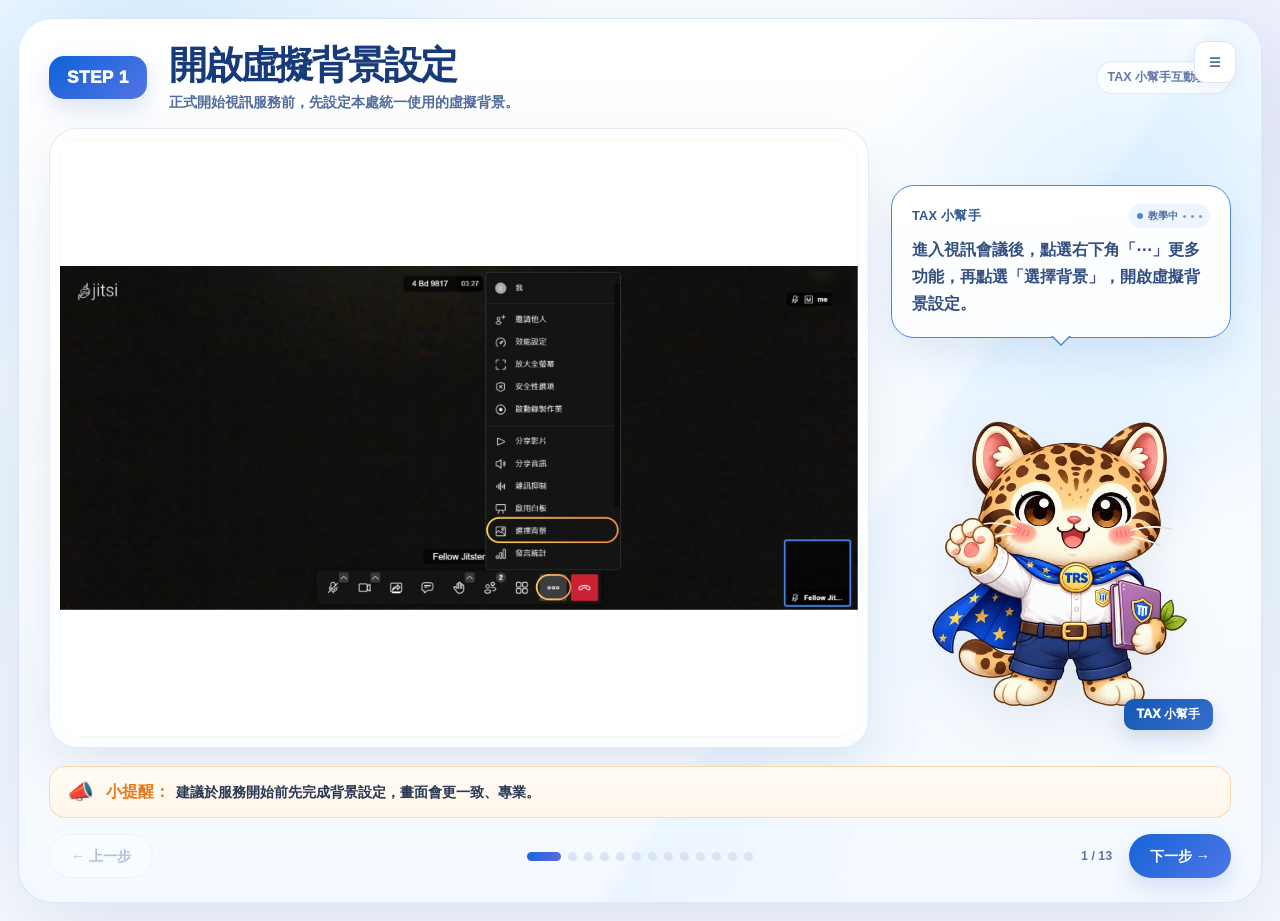
<file: video-guide.html>
<!doctype html>
<html lang="zh-Hant">
<head>
<meta charset="utf-8">
<meta name="viewport" content="width=device-width,initial-scale=1">
<title>稅務視訊服務雲｜TAX 小幫手互動教學</title>
<style>
:root{--blue:#1768df;--blue2:#5d69df;--navy:#173b7a;--ink:#2a3853;--muted:#71819d;--line:#dce7f5;--orange:#f49a2b}
*{box-sizing:border-box}html,body{margin:0;min-height:100%;font-family:"Noto Sans TC","Microsoft JhengHei",sans-serif;color:var(--ink)}
body{background:linear-gradient(180deg,#fafdff,#eef7ff 58%,#f8faff)}
.app{max-width:1450px;margin:auto;padding:18px}
.shell{min-height:calc(100vh - 36px);position:relative;overflow:hidden;border:1px solid rgba(132,168,221,.28);border-radius:34px;background:linear-gradient(180deg,rgba(255,255,255,.99),rgba(242,248,255,.98));box-shadow:0 30px 90px rgba(47,82,145,.14)}
.shell:before{content:"";position:absolute;inset:0;pointer-events:none;background:radial-gradient(circle at 92% 25%,rgba(117,198,255,.16),transparent 24%),linear-gradient(125deg,transparent 64%,rgba(122,193,255,.07) 65%,transparent 78%)}
.header{position:relative;z-index:2;display:grid;grid-template-columns:auto 1fr auto;align-items:center;gap:20px;padding:22px 28px 14px}
.badge{padding:12px 20px;border-radius:18px;background:linear-gradient(135deg,#0f62d8,#5374e6);color:#fff;font-weight:950;font-size:1.18rem;box-shadow:0 10px 24px rgba(42,87,185,.19)}
.header h1{margin:0;font-size:clamp(1.9rem,3vw,3.05rem);line-height:1.12;color:var(--navy);letter-spacing:-.05em}
.header p{margin:7px 0 0;color:#426091;font-weight:760;font-size:clamp(.9rem,1.1vw,1.05rem)}
.brand{font-size:.78rem;font-weight:900;color:#5f77a6}
.content{position:relative;z-index:2;display:grid;grid-template-columns:minmax(0,1fr) 320px;gap:18px;padding:0 28px 16px}
.visual{min-height:610px;border:1px solid var(--line);border-radius:26px;padding:12px;background:#fff;box-shadow:0 18px 45px rgba(44,79,135,.10);overflow:hidden}
.visual img{width:100%;height:100%;object-fit:contain;display:block;border-radius:16px;background:#fff;transition:opacity .32s ease,transform .44s cubic-bezier(.2,.8,.2,1)}
.visual.changing img{opacity:.16;transform:translateX(18px) scale(.995)}
.side{display:flex;flex-direction:column;justify-content:space-between;gap:12px}
.speech{position:relative;padding:18px 19px;margin-top:118px;border:2px solid #2d76df;border-radius:24px;background:#fff;box-shadow:0 14px 34px rgba(49,86,145,.10)}
.speech:after{content:"";position:absolute;left:48px;bottom:-22px;border:11px solid transparent;border-top-color:#2d76df}
.speech b{display:block;color:#315890;font-size:.76rem;margin-bottom:8px}
.speech p{margin:0;font-size:.98rem;line-height:1.72;font-weight:760;color:#304e84}
.mascot{position:relative;min-height:340px;display:flex;align-items:flex-end;justify-content:center}
.mascot img{max-width:100%;max-height:260px;object-fit:contain;display:block;filter:drop-shadow(0 14px 24px rgba(45,74,120,.12));animation:none}
.tag{position:absolute;right:12px;bottom:12px;padding:8px 14px;border-radius:12px;background:#1559b8;color:#fff;font-size:.82rem;font-weight:950;box-shadow:0 8px 20px rgba(35,77,157,.18)}
.reminder{position:relative;z-index:2;display:flex;align-items:center;gap:12px;margin:0 28px 14px;padding:13px 18px;border:1px solid rgba(244,154,44,.38);border-radius:18px;background:linear-gradient(180deg,#fffaf4,#fff4e8)}
.reminder .icon{font-size:1.5rem}.reminder b{color:#e57a18;margin-right:6px}.reminder span{font-size:.9rem;font-weight:720}
.nav{position:relative;z-index:2;display:grid;grid-template-columns:1fr auto 1fr;align-items:center;gap:12px;padding:0 28px 22px}
.left,.right{display:flex;align-items:center;gap:8px}.right{justify-content:flex-end}
.btn{border:0;border-radius:999px;padding:12px 22px;font-size:.9rem;font-weight:900;transition:.2s}
.btn.prev{background:#fff;border:1px solid #d7e3f2;color:#34558f}.btn.next{background:linear-gradient(135deg,#1764d6,#4d76e7);color:#fff;box-shadow:0 10px 24px rgba(37,86,186,.18)}.btn:hover{transform:translateY(-1px)}.btn:disabled{opacity:.35;transform:none}

.progress{display:flex;align-items:center;gap:7px}.dot{width:9px;height:9px;border:0;border-radius:999px;background:#d9e4f4;padding:0;transition:.25s}.dot.done{background:#94aade}.dot.active{width:34px;background:linear-gradient(90deg,var(--blue),var(--blue2))}
.counter{min-width:48px;text-align:center;font-size:.78rem;color:#6077a4;font-weight:900}
.overviewBtn{position:absolute;right:22px;top:20px;z-index:5;width:42px;height:42px;border-radius:13px;border:1px solid #dbe6f3;background:#fff;color:#55719f;font-weight:950}
.overview{position:fixed;inset:0;z-index:50;display:none;align-items:center;justify-content:center;padding:24px;background:rgba(17,29,49,.64);backdrop-filter:blur(8px)}.overview.open{display:flex}
.panel{width:min(1080px,94vw);max-height:88vh;overflow:auto;padding:18px;border-radius:24px;background:#f9fcff;box-shadow:0 30px 90px rgba(0,0,0,.25)}.close{display:block;margin-left:auto;margin-bottom:12px;width:40px;height:40px;border-radius:50%;border:0;background:#fff;color:#385b91;font-weight:950}
.grid{display:grid;grid-template-columns:repeat(5,1fr);gap:12px}.thumb{border:1px solid #dce6f4;background:#fff;border-radius:14px;padding:8px;text-align:left}.thumb.active{outline:2px solid rgba(46,105,218,.42)}.thumb img{width:100%;aspect-ratio:16/9;object-fit:cover;border-radius:9px;display:block;margin-bottom:7px}.thumb b{font-size:.72rem;color:#34558c}.thumb span{display:block;font-size:.67rem;color:#7888a3;margin-top:3px}
@keyframes float{0%,100%{transform:translateY(0) rotate(-.2deg)}50%{transform:translateY(-7px) rotate(.3deg)}}
@media(max-width:1040px){.content{grid-template-columns:1fr}.side{display:grid;grid-template-columns:1fr 1fr}.mascot{min-height:260px}.mascot img{max-height:230px}}
@media(max-width:720px){.app{padding:8px}.shell{border-radius:24px}.header{grid-template-columns:1fr;padding:16px 14px 10px}.badge{width:max-content}.content{padding:0 12px 12px}.visual{min-height:420px}.side{grid-template-columns:1fr}.reminder{margin:0 12px 12px}.nav{padding:0 12px 16px;grid-template-columns:1fr}.left,.right,.progress{justify-content:center}.grid{grid-template-columns:repeat(2,1fr)}}

/* ===== Premium refinement ===== */
body{
  background:
    radial-gradient(circle at 12% 0%,rgba(111,195,255,.22),transparent 28%),
    radial-gradient(circle at 96% 8%,rgba(105,102,224,.11),transparent 22%),
    linear-gradient(180deg,#fbfdff 0%,#eef7ff 58%,#f8faff 100%);
}
.shell{
  border-color:rgba(123,159,218,.24);
  background:
    radial-gradient(circle at 88% 28%,rgba(120,196,255,.11),transparent 22%),
    linear-gradient(180deg,rgba(255,255,255,.995),rgba(244,249,255,.985));
  box-shadow:0 34px 100px rgba(41,77,139,.13);
}
.header{padding:24px 30px 16px;gap:22px}
.badge{
  padding:11px 18px;
  border-radius:15px;
  font-size:1.08rem;
  letter-spacing:.025em;
  box-shadow:0 9px 22px rgba(42,87,185,.17);
}
.header h1{font-weight:950;letter-spacing:-.055em}
.header p{color:#536d9d;font-weight:720}
.brand{
  padding:7px 11px;border-radius:999px;
  border:1px solid rgba(107,139,198,.18);
  background:rgba(255,255,255,.74);
  color:#6279a8;
}
.content{
  grid-template-columns:minmax(0,1fr) 340px;
  gap:22px;
  padding:0 30px 18px;
}
.visual{
  position:relative;
  min-height:620px;
  padding:10px;
  border-radius:28px;
  border-color:rgba(134,166,216,.22);
  background:linear-gradient(180deg,#fff,#fbfdff);
  box-shadow:0 22px 54px rgba(43,77,132,.10);
}
.visual img{
  border-radius:19px;
  box-shadow:inset 0 0 0 1px rgba(128,158,205,.08);
}
.side{
  justify-content:flex-end !important;
  gap:0 !important;
  padding-bottom:0;
}
.speech{
  margin-top:0 !important;
  margin-bottom:-10px;
  z-index:4;
  padding:18px 20px 19px;
  border:1.7px solid #4f83dd;
  border-radius:23px;
  background:linear-gradient(180deg,rgba(255,255,255,.99),rgba(251,253,255,.99));
  box-shadow:0 16px 34px rgba(48,86,145,.09);
}
.speech:after{
  left:50%;
  bottom:-19px;
  transform:translateX(-50%);
  border-width:10px;
  border-top-color:#4f83dd;
}
.speech:before{
  content:"";
  position:absolute;
  left:50%;
  bottom:-16px;
  transform:translateX(-50%);
  border:9px solid transparent;
  border-top-color:#fff;
  z-index:2;
}
.speechHead{
  display:flex;
  align-items:center;
  justify-content:space-between;
  gap:10px;
  margin-bottom:9px;
}
.speechHead b{
  margin:0 !important;
  font-size:.8rem;
  letter-spacing:.02em;
}
.guideStatus{
  display:inline-flex;align-items:center;gap:5px;
  padding:5px 8px;border-radius:999px;
  background:#eef5ff;color:#5571a8;
  font-size:.64rem;font-weight:900;white-space:nowrap;
}
.guideStatus i{
  width:6px;height:6px;border-radius:50%;
  background:#4e83e4;
  animation:guidePulse 1.25s ease-in-out infinite;
}
.guideStatus em{
  width:3px;height:3px;border-radius:50%;
  background:#8199c7;display:inline-block;
  animation:guideDot 1s ease-in-out infinite;
}
.guideStatus em:nth-last-child(2){animation-delay:.15s}
.guideStatus em:nth-last-child(1){animation-delay:.3s}
.speech p{
  font-size:1rem;
  line-height:1.68;
  color:#344f81;
  font-weight:750;
}
.mascot{
  min-height:420px !important;
  align-items:flex-end !important;
  justify-content:center !important;
  margin-top:0 !important;
}
.mascot img{
  width:auto !important;
  height:360px !important;
  max-width:92% !important;
  max-height:none !important;
  object-fit:contain;
  filter:drop-shadow(0 16px 24px rgba(44,73,120,.10));
  animation:none;
}
.tag{
  right:18px;bottom:18px;
  padding:7px 13px;
  border-radius:10px;
  font-size:.78rem;
  background:linear-gradient(135deg,#1557b2,#356fce);
}
.reminder{
  margin:0 30px 16px;
  padding:12px 17px;
  border-radius:16px;
  border-color:rgba(244,154,44,.32);
  background:linear-gradient(180deg,#fffbf5,#fff6eb);
}
.reminder .icon{font-size:1.35rem}
.nav{padding:0 30px 24px}
.btn{
  min-height:44px;
  padding:11px 21px;
  transition:transform .18s ease,box-shadow .18s ease,background .18s ease;
}
.btn.prev:hover{background:#f8fbff;box-shadow:0 8px 18px rgba(52,83,132,.07)}
.btn.next{
  box-shadow:0 10px 22px rgba(37,86,186,.16);
}
.btn.next:hover{box-shadow:0 13px 28px rgba(37,86,186,.22)}


.dot{cursor:pointer}
.overviewBtn{
  right:25px;top:22px;
  border-radius:12px;
  box-shadow:0 6px 18px rgba(48,82,139,.06);
}
.zoomBtn{
  position:absolute;
  right:22px;bottom:22px;
  z-index:3;
  border:1px solid rgba(116,150,205,.24);
  background:rgba(255,255,255,.88);
  backdrop-filter:blur(8px);
  color:#506c9d;
  border-radius:999px;
  padding:8px 12px;
  font:800 .72rem "Noto Sans TC","Microsoft JhengHei",sans-serif;
  opacity:0;
  transform:translateY(6px);
  transition:.2s ease;
  cursor:pointer;
  box-shadow:0 8px 20px rgba(44,76,127,.08);
}
.visual:hover .zoomBtn{opacity:1;transform:translateY(0)}
.imageModal{
  position:fixed;inset:0;z-index:80;
  display:none;align-items:center;justify-content:center;
  padding:30px;background:rgba(13,23,40,.76);
  backdrop-filter:blur(8px);
}
.imageModal.open{display:flex}
.imageModal img{
  max-width:95vw;max-height:90vh;
  border-radius:18px;background:#fff;
  box-shadow:0 34px 100px rgba(0,0,0,.32);
}
.imageModalClose{
  position:fixed;right:26px;top:22px;
  width:44px;height:44px;border:0;border-radius:50%;
  background:#fff;color:#3c5988;font-size:1.15rem;font-weight:950;
  cursor:pointer;
}
@keyframes guidePulse{0%,100%{opacity:.38;transform:scale(.85)}50%{opacity:1;transform:scale(1.15)}}
@keyframes guideDot{0%,100%{transform:translateY(0);opacity:.35}50%{transform:translateY(-2px);opacity:1}}
@keyframes floatPremium{
  0%,100%{transform:translateY(0) rotate(-.15deg)}
  50%{transform:translateY(-6px) rotate(.25deg)}
}
@media(max-width:1040px){
  .content{grid-template-columns:1fr}
  .side{display:grid !important;grid-template-columns:1fr 1fr;gap:14px !important}
  .speech{margin-bottom:0}
  .speech:after,.speech:before{display:none}
}
@media(max-width:720px){
  .content{padding:0 12px 12px}
  .visual{min-height:420px}
  .side{grid-template-columns:1fr !important}
  .zoomBtn{opacity:1;transform:none}
}

</style>
</head>
<body>
<div class="app">
  <main class="shell">
    <button class="overviewBtn" id="overviewBtn">☰</button>
    <header class="header">
      <div class="badge" id="badge"></div>
      <div>
        <h1 id="title"></h1>
        <p id="sub"></p>
      </div>
      <div class="brand">TAX 小幫手互動教學</div>
    </header>

    <section class="content">
      <div class="visual" id="visual">
        <img id="visualImg" alt="操作畫面">
        <button class="zoomBtn" id="zoomBtn" type="button" title="放大操作畫面">⛶ 放大</button>
      </div>
      <aside class="side">
        <div class="speech">
          <div class="speechHead">
            <b>TAX 小幫手</b>
            <span class="guideStatus"><i></i> 教學中 <em></em><em></em><em></em></span>
          </div>
          <p id="talk"></p>
        </div>
        <div class="mascot">
          <img src="tax-helper-wave-hq-v5.webp" alt="TAX 小幫手">
          <div class="tag">TAX 小幫手</div>
        </div>
      </aside>
    </section>

    <div class="reminder"><div class="icon">📣</div><div><b>小提醒：</b><span id="tip"></span></div></div>

    <nav class="nav">
      <div class="left"><button class="btn prev" id="prev">← 上一步</button></div>
      <div class="progress" id="progress"></div>
      <div class="right"><span class="counter" id="counter"></span><button class="btn next" id="next">下一步 →</button></div>
    </nav>
  </main>
</div>

<div class="imageModal" id="imageModal">
  <button class="imageModalClose" id="imageModalClose" type="button">×</button>
  <img id="imageModalImg" alt="放大操作畫面">
</div>

<div class="overview" id="overview">
  <div class="panel"><button class="close" id="close">×</button><div class="grid" id="grid"></div></div>
</div>

<script>
const STEPS=[{"title":"開啟虛擬背景設定","sub":"正式開始視訊服務前，先設定本處統一使用的虛擬背景。","talk":"進入視訊會議後，點選右下角「⋯」更多功能，再點選「選擇背景」，開啟虛擬背景設定。","tip":"建議於服務開始前先完成背景設定，畫面會更一致、專業。","img":"video-guide-assets/step-01.png"},{"title":"新增虛擬背景","sub":"進入「虛擬背景」頁面後，新增本處指定的背景圖片。","talk":"在設定中的「虛擬背景」頁面，點選「＋ 新增背景」，準備從電腦硬碟選取背景圖檔。","tip":"請使用本處提供的「虛擬背板」圖檔，不建議自行使用其他背景。","img":"video-guide-assets/step-02.png"},{"title":"選擇「虛擬背板」並套用","sub":"從電腦硬碟選取「虛擬背板」後，確認套用完成。","talk":"點選「新增背景」後，從電腦硬碟找到本處提供的「虛擬背板」圖檔，選取並套用；確認畫面已顯示統一背景後，再開始提供視訊服務。","tip":"若背景未正常顯示，可重新進入「選擇背景」確認是否已選取正確圖檔。","img":"video-guide-assets/step-03.png"},{"title":"開啟鏡頭與麥克風權限","sub":"進入視訊會議前，先允許瀏覽器使用鏡頭與麥克風。","talk":"點選「造訪這個網站時允許」，完成鏡頭與麥克風權限設定。","tip":"若選擇「不允許」，將無法正常進行視訊服務。","img":"video-guide-assets/step-04.jpg"},{"title":"接通後確認鏡頭與麥克風","sub":"接通後，再確認鏡頭與麥克風皆為開啟狀態。","talk":"確認攝影機與麥克風都顯示為開啟，再進行下一步。","tip":"權限未開啟時，可由網址列旁的權限圖示重新設定。","img":"video-guide-assets/step-05.jpg"},{"title":"點選加入會議完成連線","sub":"確認設備狀態無誤後，即可正式進入會議。","talk":"確認畫面無誤後，點選「加入會議」，稍候系統完成連線。","tip":"加入前請再確認鏡頭與麥克風都已開啟。","img":"video-guide-assets/step-06.jpg"},{"title":"確認會議人數","sub":"畫面顯示 2 人，代表您與民眾皆已成功進入會議。","talk":"查看與會人數，確認畫面顯示 2 人即可。","tip":"若不是 2 人，請先確認民眾是否已成功加入。","img":"video-guide-assets/step-07.jpg"},{"title":"說明錄音錄影並取得同意","sub":"完成服務禮貌用語後，先向民眾說明錄音錄影事項。","talk":"完成開場話術後按「關閉」，再向民眾說明全程錄音錄影並取得同意。","tip":"若民眾不同意，請改引導其他線上申辦方式。","img":"video-guide-assets/step-08.jpg"},{"title":"確認申請項目與辦理身分","sub":"確認申請內容與本人／代理人身分後，再進行身分驗證。","talk":"確認民眾要辦理的項目、是否本人持有，並請民眾出示身分證。","tip":"如配戴口罩，請委婉請民眾暫時取下再進行辨識。","img":"video-guide-assets/step-09.jpg"},{"title":"至戶政司驗證身分證有效性","sub":"依證件內容輸入資料與驗證碼，再確認查驗結果。","talk":"輸入身分證資料與驗證碼後按「送出」，確認系統顯示資料相符。","tip":"請再核對民眾陳述資料與查驗結果是否一致。","img":"video-guide-assets/step-10.jpg"},{"title":"檢視法規及應備證明文件","sub":"快速確認民眾申請項目所需文件與相關法規。","talk":"點選「檢視法規及應備證明文件」，依畫面內容核對所需文件。","tip":"先確認申請項目正確，再逐項核對應備文件。","img":"video-guide-assets/step-11.jpg"},{"title":"填寫申辦資料與電子郵件驗證","sub":"與民眾核對填寫內容；選 Email 寄送時完成信箱驗證。","talk":"資料填寫完成後先與民眾核對；若選 Email 寄送，請完成信箱驗證。","tip":"看到信箱驗證成功後，再繼續後續送件。","img":"video-guide-assets/step-12.jpg"},{"title":"確認送件內容並完成送出","sub":"核對 PDF、選擇收件分處與匯入標的，完成正式送件。","talk":"開啟 PDF 與民眾核對資料，選好收件分處與匯入系統後按「送出」。","tip":"申請案件完成入案後，記得提醒民眾填寫滿意度調查。","img":"video-guide-assets/step-13.jpg"}];
let index=0;const $=id=>document.getElementById(id);
$('grid').innerHTML=STEPS.map((s,i)=>`<button class="thumb" data-i="${i}"><img src="${s.img}"><b>STEP ${i+1}</b><span>${s.title}</span></button>`).join('');
function render(n){
 if(n<0||n>=STEPS.length)return;
 const visual=$('visual');visual.classList.add('changing');
 setTimeout(()=>{
  index=n;const s=STEPS[index];
  $('badge').textContent=`STEP ${index+1}`;
  $('title').textContent=s.title;$('sub').textContent=s.sub;$('talk').textContent=s.talk;$('tip').textContent=s.tip;$('visualImg').src=s.img;
  $('prev').disabled=index===0;$('next').textContent=index===STEPS.length-1?'完成服務 ✓':'下一步 →';$('counter').textContent=`${index+1} / ${STEPS.length}`;
  $('progress').innerHTML=STEPS.map((_,i)=>`<button class="dot ${i===index?'active':i<index?'done':''}" data-i="${i}"></button>`).join('');
  document.querySelectorAll('.dot').forEach(b=>b.onclick=()=>render(+b.dataset.i));
  document.querySelectorAll('.thumb').forEach((b,i)=>b.classList.toggle('active',i===index));
  visual.classList.remove('changing');
 },180);
}
$('prev').onclick=()=>render(index-1);$('next').onclick=()=>{if(index<STEPS.length-1)render(index+1)};
$('overviewBtn').onclick=()=>$('overview').classList.add('open');$('close').onclick=()=>$('overview').classList.remove('open');$('overview').onclick=e=>{if(e.target===$('overview'))$('overview').classList.remove('open')};
document.querySelectorAll('.thumb').forEach(b=>b.onclick=()=>{render(+b.dataset.i);$('overview').classList.remove('open')});

const zoomBtn = document.getElementById('zoomBtn');
const imageModal = document.getElementById('imageModal');
const imageModalImg = document.getElementById('imageModalImg');
const imageModalClose = document.getElementById('imageModalClose');
zoomBtn.onclick = () => {
  imageModalImg.src = STEPS[index].img;
  imageModal.classList.add('open');
};
imageModalClose.onclick = () => imageModal.classList.remove('open');
imageModal.onclick = e => { if(e.target === imageModal) imageModal.classList.remove('open'); };

document.addEventListener('keydown',e=>{if(e.key==='ArrowLeft')render(index-1);if(e.key==='ArrowRight')render(index+1);if(e.key==='Escape'){$('overview').classList.remove('open');imageModal.classList.remove('open')}});render(0);
</script>
</body>
</html>
</file>
<file: music/css/home.css>
/* Tax Melody 首頁：完整顯示整張 3:2 主視覺，依視窗縮放，不裁切 */
:root{
  --ink:#15225c;--muted:#6672a3;--blue:#5368e8;--purple:#9b68e8;
  --pink:#f196cd;--cyan:#74d7ec;--gold:#ffc95b;
  --glass:rgba(255,255,255,.78);--line:rgba(91,104,184,.20);
  --shadow:0 20px 60px rgba(58,73,145,.18)
}
*{box-sizing:border-box}
html,body{margin:0;width:100%;height:100%;font-family:"Noto Sans TC","Microsoft JhengHei",system-ui,sans-serif;color:var(--ink);background:linear-gradient(145deg,#eaf7ff,#f6edff 54%,#fff1f7);overflow:hidden}
button,select,input{font:inherit}button{cursor:pointer}.app-shell{width:100%;height:100%;position:relative}.screen{display:none;min-height:100vh;padding:10px}.screen.active{display:block;animation:fade .35s ease}@keyframes fade{from{opacity:0;transform:translateY(8px)}}
.glass{background:var(--glass);border:1px solid rgba(255,255,255,.88);box-shadow:var(--shadow);backdrop-filter:blur(18px);-webkit-backdrop-filter:blur(18px)}

/* 首頁：依實際圖片 1784×881 比例滿版顯示 */
#homeScreen.home-screen{
  padding:0;
  width:100vw;
  min-height:100vh;
  display:none;
  overflow-x:hidden;
  overflow-y:auto;
  background:#dff4ff;
}
#homeScreen.home-screen.active{
  display:block;
}

/* 實際圖片比例約 2.025:1，不再誤用 3:2 */
.home-stage{
  position:relative;
  width:100vw;
  aspect-ratio:1784 / 881;
  margin:0;
  overflow:hidden;
  background:#dff4ff;
}
.home-bg{
  position:absolute;
  inset:0;
  width:100%;
  height:100%;
  object-fit:cover;
  object-position:center center;
  display:block;
  user-select:none;
  pointer-events:none;
}

/* 左上機關名稱 */
.home-agency{position:absolute;z-index:4;left:2.4%;top:2.2%;display:flex;flex-direction:column;line-height:1.15;text-shadow:0 1px 0 #fff}
.home-agency b{font-size:clamp(11px,1.1vw,19px)}
.home-agency span{font-size:clamp(7px,.56vw,10px);color:#6071a8;margin-top:3px}

/* 右上功能列 */
.home-top-nav{position:absolute;z-index:5;right:2.2%;top:1.7%;display:flex;gap:clamp(5px,.7vw,12px)}
.home-top-nav button{width:clamp(46px,4.8vw,72px);height:clamp(46px,4.8vw,72px);border:0;border-radius:50%;background:rgba(255,255,255,.84);color:var(--ink);display:flex;flex-direction:column;align-items:center;justify-content:center;box-shadow:0 5px 18px rgba(58,73,145,.15);transition:.2s}
.home-top-nav button:hover{transform:translateY(-4px) scale(1.04);background:#fff}
.home-top-nav span{font-size:clamp(20px,1.7vw,30px);line-height:1}
.home-top-nav small{font-size:clamp(10px,.78vw,13px);margin-top:4px;white-space:nowrap}

/* 對話框：依 1784×881 圖片比例定位在石虎右上方 */
.mascot-bubble{
  position:absolute;
  z-index:8;
  left:61%;
  top:38%;
  transform:translateX(-50%);
  min-width:250px;
  padding:16px 26px;
  background:rgba(255,255,255,.98);
  border:2px solid #40509a;
  border-radius:30px;
  color:#1a275f;
  font-size:clamp(15px,1vw,18px);
  font-weight:900;
  line-height:1.5;
  text-align:center;
  white-space:nowrap;
  box-shadow:0 8px 24px rgba(49,64,133,.18);
  animation:bubbleFloat 2.8s ease-in-out infinite;
}
.mascot-bubble::after{
  content:"";
  position:absolute;
  left:50%;
  bottom:-13px;
  width:24px;
  height:24px;
  transform:translateX(-50%) rotate(45deg);
  background:#fff;
  border-right:2px solid #40509a;
  border-bottom:2px solid #40509a;
}@keyframes bubbleFloat{0%,100%{translate:0 0}50%{translate:0 -7px}}

/* 開始按鈕 */
.start-song-btn{
  position:absolute;
  z-index:6;
  left:50%;
  bottom:12.8%;
  transform:translateX(-50%);
  width:15%;
  min-width:250px;
  padding:.9% 1.8%;
  border:3px solid rgba(255,255,255,.9);
  border-radius:999px;
  color:#fff;
  font-size:clamp(17px,1.45vw,25px);
  font-weight:900;
  background:linear-gradient(90deg,#ffc15d,#ff9f8e 42%,#ee7cc7 72%,#886fe9);
  box-shadow:0 12px 28px rgba(66,48,137,.32),inset 0 2px 0 rgba(255,255,255,.45);
  transition:.2s;
  animation:startGlow 2.2s ease-in-out infinite;
}
.start-song-btn:hover{transform:translateX(-50%) translateY(-4px) scale(1.025)}
@keyframes startGlow{50%{box-shadow:0 14px 38px rgba(237,112,193,.48),0 0 24px rgba(255,218,113,.48)}}

/* 底部四顆：縮小、拉開、保留設計感 */
.home-shortcuts{
  position:absolute;
  z-index:6;
  left:10%;
  right:10%;
  bottom:4.2%;

  display:grid;
  grid-template-columns:repeat(4,1fr);
  gap:60px;
}
.home-shortcuts button,
.home-shortcuts .home-link-button{
  height:58px;
  padding:0 18px;

  border:1px solid rgba(255,255,255,.95);
  border-radius:999px;

  background:rgba(255,255,255,.88);
  backdrop-filter:blur(14px);

  color:#17245f;

  display:flex;
  align-items:center;
  justify-content:center;
  gap:12px;

  font-size:23px;
  font-weight:800;
  white-space:nowrap;

  box-shadow:0 8px 20px rgba(47,66,137,.18);

  transition:.2s;
}
.home-shortcuts button:hover,
.home-shortcuts .home-link-button:hover{
  transform:translateY(-4px);
  background:rgba(255,255,255,.96);
  box-shadow:0 12px 28px rgba(47,66,137,.26);
}
.home-shortcuts .icon{
  font-size:23px;
  line-height:1;
}
.home-shortcuts .qa{
  min-width:46px;
  padding:5px 9px;

  border:2px solid #6570ab;
  border-radius:999px;

  font-size:14px;
  font-weight:900;
  line-height:1;
}

/* 其他頁面共用 */
.section-header{max-width:1500px;margin:0 auto 10px;border-radius:22px;padding:11px 18px;display:flex;align-items:center;justify-content:space-between}.section-header>div{display:flex;align-items:center;gap:10px}.section-header>div>span{font-weight:900;font-size:1.35rem;border:2px solid var(--ink);border-radius:50%;width:44px;height:44px;display:grid;place-items:center}.section-header h2{margin:0}.section-header h2 small{font-size:.7rem;color:var(--muted);letter-spacing:.12em}.round{width:44px;height:44px;border:0;border-radius:50%;background:#fff;color:var(--ink);font-size:1.25rem}.btn{border:0;border-radius:999px;padding:14px 24px;font-weight:900;transition:.2s transform,.2s box-shadow}.btn:hover{transform:translateY(-2px)}.primary{color:#fff;background:linear-gradient(135deg,#ffb447,#f08ac6 45%,#6d73eb);box-shadow:0 12px 28px rgba(113,99,219,.28)}.secondary{color:var(--ink);background:rgba(255,255,255,.72);border:1px solid var(--line)}.danger{color:white;background:#e66179}.modal{position:fixed;z-index:100;inset:0;background:rgba(26,29,77,.38);display:grid;place-items:center;padding:20px}.hidden{display:none!important}.modal-card{width:min(420px,92vw);border-radius:26px;padding:26px;display:flex;flex-direction:column;gap:12px;text-align:center}.modal-card h2{margin:0 0 8px}.modal-close{position:absolute;right:18px;top:14px;border:0;background:transparent;font-size:1.8rem}.settings-card{position:relative;text-align:left}.settings-card label{display:grid;grid-template-columns:120px 1fr;align-items:center;gap:10px}.settings-card .check{display:block}.toast{position:fixed;left:50%;bottom:28px;z-index:120;transform:translate(-50%,20px);background:#202862;color:#fff;padding:11px 18px;border-radius:999px;opacity:0;pointer-events:none;transition:.25s}.toast.show{opacity:1;transform:translate(-50%,0)}.fps{position:fixed;right:10px;bottom:10px;z-index:90;background:#111a;color:#fff;padding:5px 8px;border-radius:8px;font:12px monospace}.favorites-list{max-width:900px;margin:30px auto;border-radius:24px;padding:24px}.favorite-item{display:flex;justify-content:space-between;align-items:center;padding:14px;border-bottom:1px solid var(--line)}

@media(max-width:700px){
  html,body{overflow-x:hidden;overflow-y:auto}
  #homeScreen.home-screen{overflow-x:hidden;overflow-y:auto}
  .home-stage{width:100%;min-width:0}
  .home-screen{overflow-x:hidden!important}
}
.enter-overlay {
  position: fixed;
  inset: 0;
  z-index: 99999;
  display: flex;
  align-items: center;
  justify-content: center;
  background: rgba(24, 27, 70, 0.72);
  backdrop-filter: blur(10px);
  transition: opacity 0.4s ease;
}

.enter-overlay.hide {
  opacity: 0;
  pointer-events: none;
}

.enter-card {
  width: min(360px, 86vw);
  padding: 34px 28px;
  border-radius: 28px;
  text-align: center;
  background: rgba(255, 255, 255, 0.94);
  box-shadow: 0 24px 60px rgba(0, 0, 0, 0.28);
}

.enter-logo {
  width: 72px;
  height: 72px;
  margin: 0 auto 14px;
  border-radius: 50%;
  display: grid;
  place-items: center;
  font-size: 34px;
  background: #656ee8;
  color: white;
}

.enter-card h1 {
  margin: 0;
  font-size: 32px;
  color: #424aa8;
}

.enter-card p {
  margin: 10px 0 22px;
  color: #666;
}

.enter-card button {
  border: 0;
  border-radius: 999px;
  padding: 14px 30px;
  font-size: 17px;
  font-weight: 800;
  cursor: pointer;
  background: #656ee8;
  color: white;
  box-shadow: 0 10px 24px rgba(101, 110, 232, 0.3);
}

.enter-card button:active {
  transform: scale(0.97);
}
.home-link-button {
  height:58px;
  padding:0 18px;

  border:1px solid rgba(255,255,255,.95);
  border-radius:999px;

  background:rgba(255,255,255,.88);
  backdrop-filter:blur(14px);
  -webkit-backdrop-filter:blur(14px);

  color:#17245f;
  text-decoration:none;

  display:flex;
  flex-direction:row;
  align-items:center;
  justify-content:center;
  gap:12px;

  font-family:inherit;
  font-size:23px;
  font-weight:800;
  white-space:nowrap;

  box-shadow:0 8px 20px rgba(47,66,137,.18);
  transition:.2s;
  cursor:pointer;
}

.home-link-button:hover {
  transform:translateY(-4px);
  background:rgba(255,255,255,.96);
  box-shadow:0 12px 28px rgba(47,66,137,.26);
}

.home-link-button .qa {
  min-width:46px;
  padding:5px 9px;

  display:inline-flex;
  align-items:center;
  justify-content:center;

  border:2px solid #6570ab;
  border-radius:999px;

  font-size:14px;
  font-weight:900;
  line-height:1;
}

.home-link-button b {
  display:block;
}


/* 手機旋轉提示：預設完全隱藏，只有橫向手機顯示 */
.portrait-only-overlay {
  display: none;
  position: fixed;
  inset: 0;
  z-index: 999999;
  align-items: center;
  justify-content: center;
  padding: 24px;
  background: linear-gradient(145deg, #6f7be8, #9b68e8 55%, #ef8fc6);
}

.portrait-only-card {
  width: min(360px, 88vw);
  padding: 30px 22px;
  border-radius: 28px;
  text-align: center;
  background: rgba(255,255,255,.95);
  box-shadow: 0 24px 70px rgba(28,31,93,.32);
}

.portrait-phone-icon {
  font-size: 50px;
}

.portrait-only-card h2 {
  margin: 12px 0 8px;
  color: #35405f;
}

.portrait-only-card p,
.portrait-only-card span {
  color: #6f7894;
}

@media (orientation: landscape) and (max-height: 760px) and (hover: none) {
  .portrait-only-overlay {
    display: flex;
  }
}

@media (orientation: landscape) and (max-height: 760px) and (pointer: coarse) {
  .portrait-only-overlay {
    display: flex;
  }
}


/* =========================================================
   手機首頁 V4：上方功能鍵不再遮住 Tax Melody 標題
   ========================================================= */
@media (max-width: 768px) and (orientation: portrait) {
  #homeScreen.home-screen,
  .home-stage {
    min-height: 100dvh;
    height: 100dvh;
    overflow: hidden !important;
  }

  /* 圖片往下讓出獨立功能列空間 */
  .home-picture {
    top: 66px !important;
    height: calc(100% - 66px) !important;
  }

  .home-picture .home-bg {
    width: 100%;
    height: 100%;
    object-fit: cover !important;
    object-position: center top !important;
  }

  .home-agency {
    display: none !important;
  }

  .home-top-nav {
    top: max(6px, env(safe-area-inset-top)) !important;
    left: 10px !important;
    right: 10px !important;
    height: 54px;
    padding: 5px 8px;
    display: flex;
    align-items: center;
    justify-content: center !important;
    gap: 8px !important;
    border: 1px solid rgba(255,255,255,.92);
    border-radius: 20px;
    background: rgba(255,255,255,.86);
    backdrop-filter: blur(16px);
    -webkit-backdrop-filter: blur(16px);
    box-shadow: 0 8px 24px rgba(51,67,132,.14);
  }

  .home-top-nav button {
    width: 44px !important;
    height: 44px !important;
    flex: 0 0 44px !important;
    background: transparent !important;
    box-shadow: none !important;
  }

  .home-top-nav span {
    font-size: 17px !important;
  }

  .home-top-nav small {
    margin-top: 1px !important;
    font-size: 7px !important;
  }

  .start-song-btn {
    bottom: 25.5% !important;
  }

  .home-shortcuts {
    bottom: 5.5% !important;
  }
}

@media (max-width: 430px) and (orientation: portrait) {
  .home-picture {
    top: 62px !important;
    height: calc(100% - 62px) !important;
  }

  .home-top-nav {
    height: 50px;
  }

  .home-top-nav button {
    width: 40px !important;
    height: 40px !important;
    flex-basis: 40px !important;
  }

  .start-song-btn {
    bottom: 24.5% !important;
  }

  .home-shortcuts {
    bottom: 4.5% !important;
  }
}


/* =========================================================
   手機首頁 V5：小型 2×2 圓形功能鍵，不遮住主標題
   ========================================================= */
@media (max-width: 768px) and (orientation: portrait) {
  #homeScreen.home-screen,
  .home-stage {
    height: 100dvh !important;
    min-height: 100dvh !important;
    overflow: hidden !important;
  }

  .home-picture {
    top: 0 !important;
    height: 100% !important;
  }

  .home-picture .home-bg {
    object-fit: cover !important;
    object-position: center top !important;
  }

  .home-agency {
    display: none !important;
  }

  .home-top-nav {
    top: max(10px, env(safe-area-inset-top)) !important;
    right: 10px !important;
    left: auto !important;
    width: 108px !important;
    height: auto !important;
    padding: 0 !important;
    display: grid !important;
    grid-template-columns: repeat(2, 48px) !important;
    gap: 7px !important;
    align-items: center !important;
    justify-content: end !important;
    border: 0 !important;
    border-radius: 0 !important;
    background: transparent !important;
    box-shadow: none !important;
    backdrop-filter: none !important;
    -webkit-backdrop-filter: none !important;
  }

  .home-top-nav button {
    width: 48px !important;
    height: 48px !important;
    min-width: 48px !important;
    padding: 0 !important;
    border: 1px solid rgba(255,255,255,.94) !important;
    border-radius: 50% !important;
    background: rgba(255,255,255,.82) !important;
    box-shadow: 0 7px 18px rgba(42,56,121,.16) !important;
    backdrop-filter: blur(12px) !important;
    -webkit-backdrop-filter: blur(12px) !important;
  }

  .home-top-nav span {
    font-size: 17px !important;
  }

  .home-top-nav small {
    margin-top: 1px !important;
    font-size: 7px !important;
  }

  .start-song-btn {
    bottom: 25.5% !important;
  }

  .home-shortcuts {
    bottom: 5.5% !important;
  }
}

@media (max-width: 430px) and (orientation: portrait) {
  .home-top-nav {
    width: 100px !important;
    grid-template-columns: repeat(2, 45px) !important;
    gap: 6px !important;
  }

  .home-top-nav button {
    width: 45px !important;
    height: 45px !important;
    min-width: 45px !important;
  }
}
</file>
<file: music/css/song-select.css>
/* =========================================================
   Tax Melody v2 - Song Select
   舞台式選歌介面完整覆蓋版
   ========================================================= */

:root {
  --select-ink: #172456;
  --select-muted: #7783a7;
  --select-line: rgba(112, 125, 180, .16);
  --select-glass: rgba(255, 255, 255, .74);
  --select-purple: #7657df;
  --select-blue: #5f87e7;
  --select-green: #54c89a;
  --select-gold: #ffc65d;
}

.song-select-screen {
  position: relative;
  min-height: 100vh;
  min-height: 100dvh;
  padding: 12px 18px 20px;
  overflow: hidden;
  box-sizing: border-box;
  background:
    linear-gradient(115deg, transparent 0 48%, rgba(255,255,255,.2) 48% 49%, transparent 49% 100%),
    radial-gradient(circle at 11% 18%, rgba(255,255,255,.96) 0 5%, transparent 27%),
    radial-gradient(circle at 87% 16%, rgba(177,151,249,.33) 0 8%, transparent 32%),
    radial-gradient(circle at 78% 88%, rgba(255,177,219,.22) 0 8%, transparent 34%),
    linear-gradient(135deg, #edfaff 0%, #eef0ff 52%, #fde8f3 100%);
}

.song-select-screen::before {
  content: "";
  position: absolute;
  width: 66vw;
  height: 66vw;
  max-width: 980px;
  max-height: 980px;
  left: -23vw;
  bottom: -38vw;
  border: 1px solid rgba(106, 130, 214, .12);
  border-radius: 50%;
  box-shadow:
    0 0 0 70px rgba(255,255,255,.08),
    0 0 0 140px rgba(108,132,224,.04);
  pointer-events: none;
}

.song-select-screen::after {
  content: "";
  position: absolute;
  width: 42vw;
  height: 120vh;
  right: 4%;
  top: -12vh;
  opacity: .38;
  transform: rotate(14deg);
  background:
    linear-gradient(90deg, transparent, rgba(255,255,255,.72), transparent 22%),
    linear-gradient(90deg, transparent 38%, rgba(139,118,233,.16), transparent 62%);
  filter: blur(3px);
  pointer-events: none;
}

.song-select-header {
  position: relative;
  z-index: 3;
  min-height: 72px;
  margin-bottom: 14px;
  padding: 10px 18px;
  display: grid;
  grid-template-columns: 52px 1fr 52px;
  align-items: center;
  border: 1px solid rgba(255,255,255,.92);
  border-radius: 25px;
  background: rgba(255,255,255,.78);
  backdrop-filter: blur(20px);
  -webkit-backdrop-filter: blur(20px);
  box-shadow: 0 18px 44px rgba(77,89,157,.12);
}

.song-select-heading {
  display: flex !important;
  justify-content: center !important;
  align-items: center;
  gap: 12px !important;
}

.song-select-heading > span {
  width: 48px !important;
  height: 48px !important;
  display: grid !important;
  place-items: center;
  flex: 0 0 auto;
  border: 3px solid var(--select-ink) !important;
  border-radius: 50%;
  color: var(--select-ink);
  font-size: 1.2rem;
  font-weight: 1000;
}

.song-select-heading h2 {
  margin: 0;
  color: var(--select-ink);
  font-size: clamp(1.5rem, 2.4vw, 2rem);
  font-weight: 1000;
  letter-spacing: -.035em;
}

.song-select-heading h2 small {
  color: #7b86aa;
  font-size: .65rem;
  letter-spacing: .14em;
}

.song-select-heading p {
  margin: 2px 0 0;
  color: #8a94b2;
  font-size: .72rem;
  font-weight: 750;
}

.song-select-header .round {
  width: 48px;
  height: 48px;
  border: 1px solid rgba(255,255,255,.92);
  border-radius: 50%;
  background: rgba(255,255,255,.8);
  color: var(--select-ink);
  font-size: 1.12rem;
  font-weight: 900;
  box-shadow: 0 9px 22px rgba(76,89,154,.1);
  cursor: pointer;
}

.song-select-stage {
  position: relative;
  z-index: 2;
  height: calc(100dvh - 118px);
  min-height: 610px;
  display: grid;
  grid-template-columns: minmax(0, 1.08fr) minmax(410px, .92fr);
  gap: 16px;
}

.song-feature,
.song-browser {
  position: relative;
  overflow: hidden;
  border: 1px solid rgba(255,255,255,.92);
  border-radius: 30px;
  background: var(--select-glass);
  backdrop-filter: blur(22px);
  -webkit-backdrop-filter: blur(22px);
  box-shadow: 0 22px 58px rgba(75,87,156,.15);
}

/* 左側主視覺 */
.song-feature {
  min-width: 0;
  padding: clamp(26px, 4vw, 56px);
  display: grid;
  grid-template-columns: minmax(280px, .9fr) minmax(300px, 1.1fr);
  align-items: center;
  gap: clamp(28px, 4vw, 66px);
  background:
    radial-gradient(circle at 25% 50%, rgba(255,255,255,.9) 0 15%, transparent 46%),
    radial-gradient(circle at 72% 24%, rgba(130,198,255,.2), transparent 35%),
    radial-gradient(circle at 78% 78%, rgba(186,146,241,.2), transparent 36%),
    linear-gradient(145deg, rgba(255,255,255,.84), rgba(239,241,255,.65));
}

.feature-light {
  position: absolute;
  border-radius: 999px;
  pointer-events: none;
}

.feature-light-a {
  width: 60%;
  height: 14%;
  left: -5%;
  top: 10%;
  transform: rotate(-18deg);
  background: linear-gradient(90deg, transparent, rgba(113,211,255,.2), transparent);
  filter: blur(12px);
}

.feature-light-b {
  width: 58%;
  height: 12%;
  right: -4%;
  bottom: 15%;
  transform: rotate(18deg);
  background: linear-gradient(90deg, transparent, rgba(215,144,243,.18), transparent);
  filter: blur(12px);
}

.feature-cover-wrap {
  position: relative;
  width: min(36vw, 500px);
  aspect-ratio: 1;
  justify-self: center;
  display: grid;
  place-items: center;
}

.record-ring {
  position: absolute;
  inset: -7%;
  border-radius: 50%;
  background:
    radial-gradient(circle, transparent 0 32%, rgba(255,255,255,.75) 33% 34%, transparent 35% 47%, rgba(103,119,207,.13) 48% 49%, transparent 50% 66%, rgba(255,255,255,.54) 67% 68%, transparent 69%),
    conic-gradient(from 20deg, rgba(100,205,233,.28), rgba(156,126,235,.2), rgba(255,177,216,.24), rgba(100,205,233,.28));
  box-shadow:
    0 26px 60px rgba(69,83,151,.18),
    inset 0 0 30px rgba(255,255,255,.72);
  animation: recordFloat 8s linear infinite;
}

@keyframes recordFloat {
  to { transform: rotate(360deg); }
}

.feature-cover {
  position: relative;
  z-index: 2;
  width: 84%;
  aspect-ratio: 1;
  object-fit: cover;
  border: 8px solid rgba(255,255,255,.92);
  border-radius: 30px;
  box-shadow:
    0 26px 60px rgba(57,69,136,.25),
    0 0 0 1px rgba(98,112,177,.1);
  transform: rotate(-2deg);
}

.availability-badge {
  position: absolute;
  z-index: 3;
  left: 4%;
  bottom: 10%;
  padding: 9px 14px;
  border: 3px solid rgba(255,255,255,.92);
  border-radius: 999px;
  background: linear-gradient(135deg, #70d9ac, #3dbb87);
  color: white;
  font-size: .72rem;
  font-weight: 1000;
  letter-spacing: .12em;
  box-shadow: 0 10px 24px rgba(51,174,120,.24);
}

.availability-badge.locked {
  background: linear-gradient(135deg, #aab2c9, #858fae);
}

.feature-copy {
  position: relative;
  z-index: 2;
  min-width: 0;
}

.feature-eyebrow {
  margin: 0 0 8px;
  color: #7c68d7;
  font-size: .78rem;
  font-weight: 1000;
  letter-spacing: .18em;
}

.feature-copy h3 {
  margin: 0;
  color: var(--select-ink);
  font-size: clamp(2.25rem, 4vw, 4.6rem);
  font-weight: 1000;
  line-height: 1.03;
  letter-spacing: -.055em;
}

.feature-subtitle {
  margin: 10px 0 18px;
  color: #6f7aa0;
  font-size: clamp(1rem, 1.5vw, 1.25rem);
  font-weight: 800;
}

.feature-tags {
  display: flex;
  flex-wrap: wrap;
  gap: 8px;
}

.feature-tags span {
  padding: 7px 11px;
  border: 1px solid rgba(255,255,255,.92);
  border-radius: 999px;
  background: rgba(255,255,255,.68);
  color: #526087;
  font-size: .72rem;
  font-weight: 900;
  box-shadow: inset 0 1px 0 rgba(255,255,255,.98);
}

.feature-tags span:last-child {
  color: #b07c22;
  background: #fff5d5;
}

.feature-score {
  margin-top: clamp(22px, 3vw, 38px);
}

.feature-score small {
  display: block;
  color: #8892b0;
  font-size: .74rem;
  font-weight: 1000;
  letter-spacing: .15em;
}

.feature-score strong {
  display: block;
  margin-top: 2px;
  color: var(--select-ink);
  font-size: clamp(2.4rem, 4vw, 4.4rem);
  font-weight: 1000;
  line-height: 1;
  letter-spacing: -.04em;
}

.feature-actions {
  margin-top: 24px;
  display: flex;
  align-items: center;
  gap: 12px;
}

.feature-favorite {
  width: 58px;
  height: 58px;
  border: 1px solid rgba(255,255,255,.94);
  border-radius: 20px;
  background: rgba(255,255,255,.78);
  color: #6877ca;
  font-size: 1.55rem;
  box-shadow: 0 12px 26px rgba(73,86,149,.13);
  cursor: pointer;
}

.feature-favorite.on {
  color: #e5a62c;
  background: #fff5d3;
}

.feature-play {
  min-width: 220px;
  min-height: 62px;
  padding: 12px 24px;
  display: inline-flex;
  align-items: center;
  justify-content: center;
  gap: 12px;
  border: 1px solid rgba(255,255,255,.94);
  border-radius: 22px;
  background: linear-gradient(135deg, #6d83eb, #825bdc);
  color: #fff;
  box-shadow:
    0 16px 34px rgba(97,83,211,.28),
    inset 0 1px 0 rgba(255,255,255,.4);
  cursor: pointer;
}

.feature-play span {
  font-size: 1.3rem;
}

.feature-play b {
  font-size: 1.05rem;
  font-weight: 1000;
}

.feature-play.locked,
.feature-play:disabled {
  background: linear-gradient(135deg, #b6bed1, #8e98b4);
  box-shadow: 0 12px 26px rgba(77,87,125,.14);
  cursor: not-allowed;
}

/* 右側歌曲瀏覽器 */
.song-browser {
  min-width: 0;
  padding: 18px;
  display: flex;
  flex-direction: column;
  background:
    linear-gradient(160deg, rgba(255,255,255,.86), rgba(246,244,255,.68));
}

.difficulty-area {
  padding: 2px 2px 16px;
  border-bottom: 1px solid var(--select-line);
}

.browser-title,
.browser-list-heading {
  display: flex;
  align-items: flex-end;
  justify-content: space-between;
}

.browser-title small,
.browser-list-heading small,
.mission-copy small {
  color: #929bb8;
  font-size: .63rem;
  font-weight: 1000;
  letter-spacing: .14em;
}

.browser-title h3,
.browser-list-heading h3 {
  margin: 2px 0 0;
  color: var(--select-ink);
  font-size: 1.15rem;
  font-weight: 1000;
}

#difficultyLabel,
#songCountBadge {
  padding: 6px 10px;
  border-radius: 999px;
  background: #eeeaff;
  color: #7057c8;
  font-size: .68rem;
  font-weight: 1000;
}

.difficulty-tabs {
  margin-top: 12px;
  display: grid;
  grid-template-columns: repeat(4, minmax(0, 1fr));
  gap: 8px;
}

.difficulty-tabs button {
  min-width: 0;
  min-height: 58px;
  padding: 8px 4px;
  display: grid;
  place-items: center;
  gap: 2px;
  border: 2px solid transparent;
  border-radius: 17px;
  color: white;
  font-family: inherit;
  cursor: pointer;
  box-shadow: 0 10px 22px rgba(78,88,147,.1);
}

.difficulty-tabs button span {
  font-size: .66rem;
  letter-spacing: -.08em;
}

.difficulty-tabs button b {
  font-size: .72rem;
  font-weight: 1000;
}

.difficulty-tabs .easy { background: linear-gradient(135deg, #8edab7, #58c792); }
.difficulty-tabs .normal { background: linear-gradient(135deg, #8fc5ef, #639ae0); }
.difficulty-tabs .hard { background: linear-gradient(135deg, #ffc18e, #eda268); }
.difficulty-tabs .expert { background: linear-gradient(135deg, #9b62e6, #7444d4); }

.difficulty-tabs button.active {
  border-color: rgba(255,255,255,.98);
  transform: translateY(-3px);
  box-shadow:
    0 0 0 4px rgba(112,91,215,.12),
    0 14px 26px rgba(74,84,144,.17);
}

.browser-list-heading {
  margin: 15px 2px 10px;
}

.compact-song-list {
  min-height: 0;
  flex: 1;
  overflow-y: auto;
  display: grid;
  align-content: start;
  gap: 8px;
  padding: 2px 5px 4px 2px;
}

.compact-song-list::-webkit-scrollbar {
  width: 7px;
}

.compact-song-list::-webkit-scrollbar-thumb {
  border-radius: 999px;
  background: rgba(111,91,205,.22);
}

.compact-song-item {
  width: 100%;
  min-height: 78px;
  padding: 9px 11px;
  display: grid;
  grid-template-columns: 30px 56px minmax(0, 1fr) auto;
  align-items: center;
  gap: 10px;
  border: 1px solid rgba(255,255,255,.92);
  border-radius: 18px;
  background: rgba(255,255,255,.62);
  color: var(--select-ink);
  text-align: left;
  font-family: inherit;
  box-shadow: 0 8px 20px rgba(76,87,145,.07);
  cursor: pointer;
  transition: transform .18s ease, background .18s ease, box-shadow .18s ease;
}

.compact-song-item:hover {
  transform: translateX(-3px);
  background: rgba(255,255,255,.88);
}

.compact-song-item.active {
  background:
    linear-gradient(135deg, rgba(231,246,255,.94), rgba(239,231,255,.92));
  box-shadow:
    0 12px 26px rgba(92,84,168,.15),
    inset 4px 0 0 #795ce0;
}

.song-index {
  color: #9aa3bc;
  font-size: .68rem;
  font-weight: 1000;
}

.compact-song-cover {
  width: 56px;
  height: 56px;
  object-fit: cover;
  border: 2px solid white;
  border-radius: 14px;
  box-shadow: 0 7px 16px rgba(62,73,132,.16);
}

.compact-song-copy {
  min-width: 0;
  display: grid;
}

.compact-song-copy b,
.compact-song-copy small,
.compact-song-copy em {
  overflow: hidden;
  text-overflow: ellipsis;
  white-space: nowrap;
}

.compact-song-copy b {
  font-size: .92rem;
  font-weight: 1000;
}

.compact-song-copy small {
  margin-top: 2px;
  color: #7782a4;
  font-size: .68rem;
  font-weight: 700;
}

.compact-song-copy em {
  margin-top: 5px;
  color: #7864ca;
  font-size: .61rem;
  font-weight: 900;
  font-style: normal;
}

.compact-song-status {
  min-width: 30px;
  color: #6d73ce;
  font-size: .9rem;
  text-align: center;
}

.mission-card {
  margin-top: 12px;
  padding: 12px;
  display: grid;
  grid-template-columns: 48px minmax(0, 1fr);
  gap: 9px 12px;
  align-items: center;
  border: 1px solid rgba(255,255,255,.94);
  border-radius: 20px;
  background:
    radial-gradient(circle at 0 0, rgba(255,255,255,.9), transparent 38%),
    linear-gradient(135deg, #f6f4ff, #eef3ff);
  box-shadow: 0 10px 24px rgba(76,87,145,.09);
}

.mission-icon {
  width: 48px;
  height: 48px;
  display: grid;
  place-items: center;
  border-radius: 16px;
  background: #fff5d6;
  font-size: 1.35rem;
}

.mission-copy {
  min-width: 0;
}

.mission-copy b {
  display: block;
  color: var(--select-ink);
  font-size: .88rem;
  font-weight: 1000;
}

.mission-copy span {
  color: #6e789a;
  font-size: .72rem;
  font-weight: 800;
}

.mission-copy strong {
  color: #7658d6;
  font-size: 1.25rem;
}

.mission-copy em {
  font-style: normal;
}

.mission-progress {
  grid-column: 1 / -1;
  height: 8px;
  overflow: hidden;
  border-radius: 999px;
  background: rgba(113,91,205,.12);
}

.mission-progress i {
  display: block;
  width: 0;
  height: 100%;
  border-radius: inherit;
  background: linear-gradient(90deg, #7457dc, #63a9eb);
  box-shadow: 0 0 12px rgba(112,91,211,.34);
  transition: width .4s ease;
}

@media (max-width: 1180px) {
  .song-select-stage {
    grid-template-columns: minmax(0, 1fr) 390px;
  }

  .song-feature {
    grid-template-columns: minmax(230px, .85fr) minmax(270px, 1.15fr);
    padding: 28px;
    gap: 28px;
  }

  .feature-cover-wrap {
    width: min(33vw, 400px);
  }

  .feature-copy h3 {
    font-size: clamp(2rem, 3.5vw, 3.5rem);
  }
}

@media (max-width: 900px) {
  .song-select-screen {
    overflow-y: auto;
  }

  .song-select-stage {
    height: auto;
    min-height: 0;
    grid-template-columns: 1fr;
  }

  .song-feature {
    min-height: 520px;
  }

  .song-browser {
    min-height: 650px;
  }
}

@media (max-width: 680px) {
  .song-select-screen {
    padding: 8px;
  }

  .song-select-header {
    min-height: 64px;
    padding: 8px 10px;
    grid-template-columns: 44px 1fr 44px;
    border-radius: 20px;
  }

  .song-select-header .round {
    width: 42px;
    height: 42px;
  }

  .song-select-heading > span {
    display: none !important;
  }

  .song-select-heading p,
  .song-select-heading h2 small {
    display: none;
  }

  .song-feature {
    min-height: 0;
    padding: 20px 16px 24px;
    grid-template-columns: 1fr;
    gap: 18px;
    border-radius: 24px;
  }

  .feature-cover-wrap {
    width: min(76vw, 310px);
  }

  .feature-copy {
    text-align: center;
  }

  .feature-tags,
  .feature-actions {
    justify-content: center;
  }

  .feature-score {
    margin-top: 18px;
  }

  .feature-play {
    min-width: 190px;
  }

  .song-browser {
    min-height: 620px;
    padding: 14px 11px;
    border-radius: 24px;
  }

  .difficulty-tabs {
    grid-template-columns: repeat(2, 1fr);
  }

  .compact-song-item {
    grid-template-columns: 26px 50px minmax(0, 1fr) auto;
  }

  .compact-song-cover {
    width: 50px;
    height: 50px;
  }
}


/* =========================================================
   歌曲試聽狀態
   ========================================================= */
.availability-badge.previewing {
  background: linear-gradient(135deg, #ffba65, #ef7db8);
  box-shadow:
    0 10px 24px rgba(224, 104, 168, .28),
    0 0 0 5px rgba(255, 184, 103, .12);
  animation: previewBadgePulse 1.1s ease-in-out infinite;
}

.compact-song-item.previewing {
  background:
    linear-gradient(135deg, rgba(255,244,219,.96), rgba(244,232,255,.95));
  box-shadow:
    0 14px 30px rgba(134, 91, 185, .18),
    inset 4px 0 0 #ef8a9f;
}

.compact-song-item.previewing .compact-song-status {
  color: #e66f9d;
  animation: previewIconPulse .85s ease-in-out infinite;
}

@keyframes previewBadgePulse {
  0%, 100% {
    transform: scale(1);
    filter: brightness(1);
  }

  50% {
    transform: scale(1.06);
    filter: brightness(1.1);
  }
}

@keyframes previewIconPulse {
  0%, 100% {
    transform: scale(1);
  }

  50% {
    transform: scale(1.18);
  }
}

@media (prefers-reduced-motion: reduce) {
  .availability-badge.previewing,
  .compact-song-item.previewing .compact-song-status {
    animation: none;
  }
}


/* =========================================================
   手機版：只保留左右滑動專輯＋難度
   電腦版維持原本 song-select-stage
   ========================================================= */
.mobile-album-select {
  display: none;
}

@media (max-width: 680px) {
  .song-select-screen {
    padding: 6px;
    overflow-y: auto;
  }

  .song-select-header {
    min-height: 54px;
    margin-bottom: 7px;
    padding: 6px 8px;
    grid-template-columns: 40px 1fr 40px;
    border-radius: 18px;
  }

  .song-select-header .round {
    width: 38px;
    height: 38px;
  }

  .song-select-heading > span,
  .song-select-heading p,
  .song-select-heading h2 small {
    display: none !important;
  }

  .song-select-heading h2 {
    font-size: 1.08rem;
  }

  /* 手機隱藏原本桌機版大區塊 */
  .song-select-stage {
    display: none !important;
  }

  .mobile-album-select {
    display: block;
    width: 100%;
  }

  .mobile-album-panel {
    padding: 16px 10px 14px;
    border-radius: 24px;
    overflow: hidden;
    background:
      radial-gradient(circle at 50% 16%, rgba(255,255,255,.95), transparent 34%),
      linear-gradient(155deg, rgba(255,255,255,.88), rgba(245,239,255,.82));
  }

  .mobile-album-kicker {
    margin: 0;
    color: #806bd1;
    font-size: .62rem;
    font-weight: 1000;
    letter-spacing: .18em;
    text-align: center;
  }

  .mobile-album-panel > h2 {
    margin: 4px 0 12px;
    color: var(--select-ink);
    font-size: 1.15rem;
    text-align: center;
  }

  .mobile-album-carousel {
    display: flex;
    align-items: center;
    gap: 12px;
    padding: 10px 22vw 14px;
    overflow-x: auto;
    overflow-y: hidden;
    scroll-snap-type: x mandatory;
    scroll-padding-inline: 22vw;
    overscroll-behavior-x: contain;
    -webkit-overflow-scrolling: touch;
  }

  .mobile-album-carousel::-webkit-scrollbar {
    display: none;
  }

  .mobile-album-card {
    position: relative;
    flex: 0 0 58vw;
    max-width: 235px;
    padding: 10px 10px 12px;
    display: grid;
    justify-items: center;
    gap: 6px;
    scroll-snap-align: center;
    border: 1px solid rgba(255,255,255,.94);
    border-radius: 24px;
    background: rgba(255,255,255,.72);
    color: var(--select-ink);
    box-shadow: 0 10px 24px rgba(73,82,145,.1);
    transform: scale(.88);
    opacity: .64;
    transition: transform .22s ease, opacity .22s ease, box-shadow .22s ease;
  }

  .mobile-album-card.active {
    transform: scale(1);
    opacity: 1;
    box-shadow:
      0 18px 38px rgba(96,82,174,.2),
      inset 0 0 0 2px rgba(121,91,224,.18);
  }

  .mobile-album-card img {
    width: 100%;
    aspect-ratio: 1;
    object-fit: cover;
    border: 5px solid rgba(255,255,255,.96);
    border-radius: 20px;
    box-shadow: 0 12px 26px rgba(65,75,136,.2);
  }

  .mobile-album-card b {
    width: 100%;
    overflow: hidden;
    color: var(--select-ink);
    font-size: .88rem;
    text-overflow: ellipsis;
    white-space: nowrap;
    text-align: center;
  }

  .mobile-album-card small {
    color: #7f72bf;
    font-size: .58rem;
    font-weight: 900;
  }

  .mobile-album-card > span {
    position: absolute;
    right: 13px;
    top: 13px;
    width: 30px;
    height: 30px;
    display: grid;
    place-items: center;
    border-radius: 50%;
    color: #fff;
    background: rgba(87,72,152,.72);
    backdrop-filter: blur(8px);
    font-size: .72rem;
  }

  .mobile-selected-copy {
    margin-top: 2px;
    text-align: center;
  }

  .mobile-selected-copy small {
    color: #8a7ac5;
    font-size: .58rem;
    font-weight: 1000;
    letter-spacing: .15em;
  }

  .mobile-selected-copy h3 {
    margin: 3px 0 2px;
    color: var(--select-ink);
    font-size: 1.35rem;
  }

  .mobile-selected-copy p {
    margin: 0;
    color: #7680a1;
    font-size: .76rem;
    font-weight: 750;
  }

  .mobile-difficulty-panel {
    margin-top: 13px;
    padding-top: 12px;
    border-top: 1px solid rgba(112,125,180,.14);
  }

  .mobile-difficulty-heading {
    display: flex;
    align-items: center;
    justify-content: space-between;
    margin-bottom: 7px;
  }

  .mobile-difficulty-heading span {
    color: var(--select-ink);
    font-size: .9rem;
    font-weight: 1000;
  }

  .mobile-difficulty-heading b {
    padding: 4px 8px;
    border-radius: 999px;
    color: #7057c8;
    background: #eeeaff;
    font-size: .55rem;
  }

  .mobile-difficulty-tabs {
    display: grid;
    grid-template-columns: repeat(4, minmax(0,1fr));
    gap: 6px;
  }

  .mobile-difficulty-tabs button {
    min-width: 0;
    min-height: 48px;
    padding: 5px 2px;
    display: grid;
    place-items: center;
    gap: 1px;
    border: 2px solid transparent;
    border-radius: 14px;
    color: #fff;
    font-family: inherit;
  }

  .mobile-difficulty-tabs button span {
    font-size: .5rem;
  }

  .mobile-difficulty-tabs button b {
    font-size: .56rem;
  }

  .mobile-difficulty-tabs .easy {
    background: linear-gradient(135deg, #8edab7, #58c792);
  }

  .mobile-difficulty-tabs .normal {
    background: linear-gradient(135deg, #8fc5ef, #639ae0);
  }

  .mobile-difficulty-tabs .hard {
    background: linear-gradient(135deg, #ffc18e, #eda268);
  }

  .mobile-difficulty-tabs .expert {
    background: linear-gradient(135deg, #9b62e6, #7444d4);
  }

  .mobile-difficulty-tabs button.active {
    border-color: rgba(255,255,255,.98);
    transform: translateY(-2px);
    box-shadow:
      0 0 0 3px rgba(112,91,215,.12),
      0 10px 20px rgba(75,83,145,.15);
  }

  .mobile-start-challenge {
    width: min(280px, 82vw);
    min-height: 52px;
    margin: 13px auto 0;
    display: block;
    border: 1px solid rgba(255,255,255,.95);
    border-radius: 999px;
    color: #fff;
    background: linear-gradient(135deg, #6d83eb, #825bdc);
    box-shadow: 0 14px 28px rgba(97,83,211,.24);
    font-family: inherit;
    font-size: .96rem;
    font-weight: 1000;
  }

  .mobile-start-challenge.locked,
  .mobile-start-challenge:disabled {
    background: linear-gradient(135deg, #b6bed1, #8e98b4);
  }
}
</file>
<file: music/css/game.css>
.game-screen{background:radial-gradient(circle at 50% 12%,#354ca5,#0e1848 54%,#08102e);color:white}.game-hud{height:82px;border-radius:20px;display:flex;align-items:center;gap:20px;padding:10px 18px;background:rgba(8,18,61,.72);color:white}.hud-block small,.life small{display:block;color:#b9c9ff}.hud-block strong,.life strong{font-size:1.45rem}.song-progress{flex:1;text-align:center}.song-progress>div{height:8px;background:#ffffff25;border-radius:99px;overflow:hidden;margin:5px 0}.song-progress i{display:block;height:100%;width:0;background:linear-gradient(90deg,#59e8ff,#ff72d6)}.pause-btn{width:48px;height:48px;border:2px solid #fff;border-radius:50%;background:#ffffff16;color:#fff;font-weight:900}.game-stage{position:relative;min-height:calc(100vh - 102px);overflow:hidden;padding:10px 12px 18px}.game-stage:before{content:"";position:absolute;inset:0;background:radial-gradient(circle at 50% 90%,#ff7bc055,transparent 28%),linear-gradient(75deg,transparent 44%,#7beeff22 45%,transparent 47%),linear-gradient(105deg,transparent 44%,#ff87df22 45%,transparent 47%);animation:stageLight 3s ease-in-out infinite alternate}@keyframes stageLight{to{filter:hue-rotate(35deg);transform:scaleX(1.08)}}.lyrics-panel{position:relative;z-index:3;max-width:720px;margin:0 auto 8px;padding:8px 20px;border-radius:18px;text-align:center;background:rgba(12,22,73,.64);min-height:94px}.lyrics-panel p{margin:2px;color:#bac5ef;font-size:.82rem}.lyrics-panel strong{display:block;font-size:clamp(1.05rem,2.5vw,1.55rem);margin:5px;color:#fff;text-shadow:0 0 16px #8cecff;animation:lyricPulse .7s ease}@keyframes lyricPulse{50%{transform:scale(1.04)}}.lane-area{position:relative;z-index:2;width:min(640px,92vw);height:min(60vh,610px);margin:auto;display:grid;grid-template-columns:repeat(4,1fr);overflow:hidden;clip-path:none;
background:linear-gradient(180deg,#ffffff0d,#ffffff18);border-bottom:2px solid #fff5}.lane{position:relative;border-right:1px solid #fff2}.lane.active{background:linear-gradient(180deg,transparent,#ffffff2b)}.hit-line{position:absolute;bottom:48px;left:0;right:0;height:5px;background:linear-gradient(90deg,#62efff,#fff,#ffc153,#ff7ed8);box-shadow:0 0 25px #fff}.note{position:absolute;left:14%;width:72%;height:24px;border-radius:8px;background:linear-gradient(135deg,#4cdcff,#fff);box-shadow:0 0 18px #56ddff;will-change:transform}.note.lane1{background:linear-gradient(135deg,#74f0b1,#fff);box-shadow:0 0 18px #6cf2b0}.note.lane2{background:linear-gradient(135deg,#ffc154,#fff);box-shadow:0 0 18px #ffc154}.note.lane3{background:linear-gradient(135deg,#f77ad8,#fff);box-shadow:0 0 18px #f77ad8}.note.hit{animation:noteHit .18s ease-out forwards}.note.hold{height:60px;border-radius:999px}.note.flick:after{content:none;display:none}@keyframes noteHit{to{opacity:0;filter:brightness(2);transform:scale(1.9)}}.key-row{position:relative;z-index:3;width:min(700px,96vw);margin:-32px auto 0;display:grid;grid-template-columns:repeat(4,1fr);gap:8px}.key-btn{border:2px solid #fff8;border-radius:16px;padding:12px 3px;color:#fff;background:#0f1f5dcc;box-shadow:0 0 20px #4acaff33;display:flex;align-items:center;justify-content:center}.key-btn b{font-size:1.35rem;line-height:1}.key-btn span{display:none}.key-btn.pressed{transform:translateY(3px);background:#ffffff39;box-shadow:0 0 30px #fff}.judge{position:absolute;z-index:10;left:50%;top:52%;transform:translate(-50%,-50%);font-size:clamp(2.4rem,8vw,5rem);font-weight:1000;opacity:0;text-shadow:0 0 25px currentColor}.judge.show{animation:judgePop .55s ease-out}.countdown{position:absolute;z-index:20;left:50%;top:50%;transform:translate(-50%,-50%);font-size:8rem;font-weight:1000;text-shadow:0 0 40px #ff7bd4}@keyframes judgePop{0%{opacity:0;transform:translate(-50%,-30%) scale(.5)}35%{opacity:1;transform:translate(-50%,-50%) scale(1.18)}100%{opacity:0;transform:translate(-50%,-75%) scale(1)}}


/* =========================================================
   遊戲說明按鈕與新手教學視窗
   ========================================================= */
.game-help-btn{
  min-width:132px;
  height:48px;
  flex:0 0 auto;
  padding:0 16px;
  display:inline-flex;
  align-items:center;
  justify-content:center;
  gap:7px;
  border:2px solid rgba(255,255,255,.85);
  border-radius:999px;
  color:#fff;
  background:linear-gradient(135deg,rgba(100,210,255,.42),rgba(179,108,238,.55));
  box-shadow:0 0 22px rgba(102,210,255,.32);
  font-size:.92rem;
  font-weight:1000;
  white-space:nowrap;
  cursor:pointer;
  transition:transform .18s ease,filter .18s ease;
}
.game-help-btn:hover{transform:translateY(-2px) scale(1.04);filter:brightness(1.12)}
.game-guide-modal{z-index:1000;background:rgba(8,13,48,.72);backdrop-filter:blur(12px);-webkit-backdrop-filter:blur(12px)}
.game-guide-card{
  position:relative;
  width:min(720px,94vw);
  max-height:92dvh;
  overflow-y:auto;
  padding:28px;
  gap:18px;
  text-align:left;
  border-radius:30px;
  color:#26335e;
  background:radial-gradient(circle at 90% 0,rgba(186,162,255,.34),transparent 34%),linear-gradient(145deg,rgba(255,255,255,.97),rgba(239,245,255,.94));
  box-shadow:0 28px 80px rgba(4,8,38,.45);
  animation:gameGuideIn .28s ease both;
}
@keyframes gameGuideIn{from{opacity:0;transform:translateY(18px) scale(.96)}to{opacity:1;transform:none}}
.game-guide-heading{display:flex;align-items:center;gap:16px;padding-right:38px}
.game-guide-heading small{color:#7a6ad0;font-size:.7rem;font-weight:1000;letter-spacing:.18em}
.game-guide-heading h2{margin:3px 0 5px;color:#303967;font-size:clamp(1.65rem,4vw,2.35rem)}
.game-guide-heading p{margin:0;color:#747e9d;font-weight:700}
.game-guide-music{width:66px;height:66px;display:grid;place-items:center;flex:0 0 66px;border-radius:22px;color:#fff;background:linear-gradient(135deg,#67c9f2,#7964e4 58%,#eb80c6);box-shadow:0 13px 28px rgba(102,102,211,.28);font-size:2rem}
.game-guide-close{top:15px;right:18px;color:#59628c;background:rgba(255,255,255,.7);border-radius:50%}
.game-guide-steps{display:grid;gap:11px}
.game-guide-steps article{display:grid;grid-template-columns:36px 132px minmax(0,1fr);align-items:center;gap:14px;min-height:92px;padding:13px 16px;border:1px solid rgba(125,139,199,.14);border-radius:21px;background:rgba(255,255,255,.72);box-shadow:0 9px 22px rgba(70,88,150,.08)}
.guide-number{width:32px;height:32px;display:grid;place-items:center;border-radius:50%;color:#fff;background:#6961b3;font-weight:1000}
.game-guide-steps strong{display:block;color:#354064;font-size:1.02rem}
.game-guide-steps p{margin:5px 0 0;color:#78819b;font-size:.88rem;line-height:1.55}
.guide-demo{height:58px;display:flex;align-items:center;justify-content:center}
.guide-note-demo{position:relative;width:110px;margin:auto;border-radius:13px;background:linear-gradient(180deg,#18285f,#0b153e);overflow:hidden}
.guide-note-demo:after{content:"";position:absolute;left:8px;right:8px;bottom:9px;height:4px;border-radius:99px;background:linear-gradient(90deg,#62efff,#fff,#ffc153,#ff7ed8)}
.guide-note-demo i{position:absolute;top:8px;width:54px;height:13px;border-radius:6px;background:linear-gradient(135deg,#5ee6ff,#fff);box-shadow:0 0 13px #5ee6ff;animation:guideNoteDrop 1.4s ease-in-out infinite}
@keyframes guideNoteDrop{0%{transform:translateY(0)}70%,100%{transform:translateY(30px)}}
.guide-key-demo{gap:5px}
.guide-key-demo kbd{width:27px;height:36px;display:grid;place-items:center;border:0;border-bottom:4px solid #433c7a;border-radius:7px;color:#fff;background:#6d64ad;font:800 13px inherit}
.guide-combo-demo{display:block;height:auto;color:#7b6bd1;text-align:center;font-size:.68rem;font-weight:1000;letter-spacing:.1em}
.guide-combo-demo b{display:block;color:#ef75b6;font-size:2rem;line-height:1}
.game-guide-tip{padding:12px 15px;border-radius:15px;color:#5c6382;background:rgba(111,204,245,.14);font-size:.9rem;font-weight:750;text-align:center}
.game-guide-start{width:100%;min-height:56px;font-size:1.02rem}
@media(max-width:700px){
  .game-help-btn{min-width:104px;height:38px;padding:0 10px;flex:0 0 auto;font-size:.72rem;gap:4px}
  .game-guide-card{padding:22px 15px 17px;border-radius:24px}
  .game-guide-heading{gap:11px}
  .game-guide-music{width:52px;height:52px;flex-basis:52px;border-radius:17px;font-size:1.55rem}
  .game-guide-heading h2{font-size:1.45rem}
  .game-guide-heading p{font-size:.78rem}
  .game-guide-steps article{grid-template-columns:28px 92px minmax(0,1fr);gap:8px;min-height:82px;padding:10px 8px}
  .guide-number{width:27px;height:27px;font-size:.78rem}
  .game-guide-steps strong{font-size:.86rem}
  .game-guide-steps p{font-size:.7rem}
  .guide-note-demo{width:82px}
  .guide-key-demo{gap:2px}
  .guide-key-demo kbd{width:20px;height:30px;font-size:.62rem}
  .game-guide-tip{font-size:.75rem}
}
</file>
<file: music/css/result.css>
/* =========================================================
   Tax Melody v2 - Result Page
   滿版精緻背景完整覆蓋版
   ========================================================= */

:root {
    --result-text: #27375f;
    --result-muted: #7581a2;
    --result-green: #35b879;
    --result-blue: #5375df;
    --result-purple: #8f68df;
    --result-gold: #ffc84d;
    --result-white: rgba(255, 255, 255, 0.82);
    --result-border: rgba(255, 255, 255, 0.92);
    --result-shadow: 0 28px 72px rgba(76, 88, 165, 0.22);
}

/* =========================================================
   整體背景
   ========================================================= */
.result-screen {
    position: relative;
    isolation: isolate;

    width: 100%;
    min-height: 100vh;
    min-height: 100dvh;

    padding: 8px;

    display: flex;
    align-items: center;
    justify-content: center;

    overflow: hidden;
    box-sizing: border-box;

    background:
        radial-gradient(
            circle at 10% 12%,
            rgba(255,255,255,.98) 0 3%,
            rgba(221,246,255,.68) 14%,
            transparent 34%
        ),
        radial-gradient(
            circle at 88% 14%,
            rgba(192,176,255,.46) 0 6%,
            rgba(167,150,242,.2) 22%,
            transparent 44%
        ),
        radial-gradient(
            circle at 12% 88%,
            rgba(120,211,255,.3) 0 7%,
            transparent 38%
        ),
        radial-gradient(
            circle at 90% 86%,
            rgba(246,171,224,.26) 0 8%,
            transparent 40%
        ),
        linear-gradient(
            135deg,
            #eefaff 0%,
            #f0efff 38%,
            #e8edff 68%,
            #fde8f3 100%
        );

    background-attachment: fixed;
}

.result-screen::before,
.result-screen::after {
    content: "";
    position: absolute;
    z-index: -1;

    border-radius: 50%;
    pointer-events: none;
}

.result-screen::before {
    width: 560px;
    height: 560px;

    left: -230px;
    top: -290px;

    background:
        radial-gradient(
            circle,
            rgba(255,255,255,.82) 0 20%,
            rgba(143,217,255,.28) 48%,
            transparent 72%
        );

    filter: blur(5px);
}

.result-screen::after {
    width: 680px;
    height: 680px;

    right: -290px;
    bottom: -370px;

    background:
        radial-gradient(
            circle,
            rgba(215,184,255,.38) 0 18%,
            rgba(255,195,229,.2) 44%,
            transparent 72%
        );

    filter: blur(7px);
}

/* =========================================================
   主面板
   ========================================================= */
.result-panel {
    position: relative;

    width: calc(100vw - 16px);
    height: calc(100dvh - 16px);

    margin: 0;
    padding: 22px 28px;

    display: flex;
    flex-direction: column;

    border: 1px solid rgba(255,255,255,.94);
    border-radius: 30px;

    background:
        linear-gradient(
            145deg,
            rgba(255,255,255,.92),
            rgba(255,255,255,.7)
        );

    backdrop-filter: blur(24px) saturate(1.18);
    -webkit-backdrop-filter: blur(24px) saturate(1.18);

    box-shadow:
        var(--result-shadow),
        0 0 0 1px rgba(255,255,255,.36),
        inset 0 1px 0 rgba(255,255,255,.99),
        inset 0 -1px 0 rgba(178,191,236,.16);

    box-sizing: border-box;
    text-align: center;
    overflow: hidden;
}

.result-panel::before {
    content: "";
    position: absolute;

    width: 340px;
    height: 340px;

    right: 7%;
    top: -180px;

    border-radius: 50%;

    background:
        radial-gradient(
            circle,
            rgba(166,146,242,.24) 0 18%,
            transparent 70%
        );

    filter: blur(2px);
    pointer-events: none;
}

.result-panel::after {
    content: "";
    position: absolute;
    inset: 0;

    border-radius: inherit;

    background:
        linear-gradient(
            120deg,
            rgba(255,255,255,.34),
            transparent 24%,
            transparent 72%,
            rgba(255,255,255,.18)
        );

    pointer-events: none;
}

/* =========================================================
   頂部文字
   ========================================================= */
.result-panel .eyebrow {
    position: relative;
    z-index: 1;

    margin: 0 0 2px;

    color: #7782a1;
    font-size: clamp(.78rem, 1.2vw, .95rem);
    font-weight: 950;
    letter-spacing: .16em;
}

.result-panel h2 {
    position: relative;
    z-index: 1;

    margin: 0;

    font-size: clamp(3rem, 5.2vw, 4.8rem);
    font-weight: 1000;
    line-height: 1.02;
    letter-spacing: -.045em;

    background:
        linear-gradient(
            135deg,
            #3eb67c 0%,
            #4e79df 56%,
            #9367df 100%
        );

    -webkit-background-clip: text;
    background-clip: text;
    color: transparent;

    filter: drop-shadow(0 5px 10px rgba(82,97,182,.14));
}

.stars {
    position: relative;
    z-index: 1;

    margin: 4px 0 8px;

    color: var(--result-gold);
    font-size: clamp(2.6rem, 4.2vw, 3.5rem);
    font-weight: 1000;
    line-height: 1;
    letter-spacing: .12em;

    text-shadow:
        0 7px 18px rgba(244,169,63,.35),
        0 0 14px rgba(255,232,137,.68);

    animation: resultStarsGlow 2.4s ease-in-out infinite;
}

@keyframes resultStarsGlow {
    0%, 100% {
        transform: scale(1);
        filter: brightness(1);
    }

    50% {
        transform: scale(1.045);
        filter: brightness(1.14);
    }
}

/* =========================================================
   中間雙欄
   ========================================================= */
.result-body {
    position: relative;
    z-index: 1;

    flex: 1;
    min-height: 0;

    display: grid;
    grid-template-columns: minmax(420px, .95fr) minmax(620px, 1.3fr);
    gap: 26px;

    align-items: stretch;

    margin: 14px 0;
}

/* =========================================================
   左側成績
   ========================================================= */
.result-left {
    min-width: 0;

    display: grid;
    grid-template-rows: auto 1fr;
    gap: 14px;
}

.result-summary {
    padding: 18px 20px;

    border: 1px solid rgba(255,255,255,.94);
    border-radius: 26px;

    background:
        linear-gradient(
            145deg,
            rgba(255,255,255,.9),
            rgba(244,246,255,.72)
        );

    box-shadow:
        0 15px 34px rgba(80,95,163,.13),
        inset 0 1px 0 rgba(255,255,255,.99);
}

.result-summary .rank-badge {
    display: none;
}

.result-summary p {
    margin: 0;
    padding: 12px 4px;

    display: flex;
    align-items: center;
    justify-content: space-between;

    border-bottom: 1px dashed rgba(111,124,172,.22);

    color: #697593;
    font-size: .95rem;
    font-weight: 950;
    letter-spacing: .07em;
}

.result-summary p:last-child {
    border-bottom: none;
}

.result-summary p strong {
    color: var(--result-text);
    font-size: clamp(1.35rem, 2.4vw, 1.9rem);
    font-weight: 1000;
    letter-spacing: 0;
}

/* =========================================================
   四格判定
   ========================================================= */
.result-grid {
    display: grid;
    grid-template-columns: repeat(2, minmax(0, 1fr));
    gap: 14px;
}

.result-grid > div {
    min-height: 104px;
    padding: 14px;

    display: flex;
    flex-direction: column;
    align-items: center;
    justify-content: center;

    border: 1px solid rgba(255,255,255,.94);
    border-radius: 24px;

    background:
        linear-gradient(
            145deg,
            rgba(255,255,255,.88),
            rgba(241,243,255,.66)
        );

    box-shadow:
        0 13px 30px rgba(81,95,160,.11),
        inset 0 1px 0 rgba(255,255,255,.99);

    transition:
        transform .22s ease,
        box-shadow .22s ease;
}

.result-grid > div:hover {
    transform: translateY(-5px);

    box-shadow:
        0 18px 34px rgba(81,95,160,.17),
        inset 0 1px 0 rgba(255,255,255,1);
}

.result-grid span {
    display: block;

    color: #7a86a4;
    font-size: .82rem;
    font-weight: 950;
    letter-spacing: .11em;
}

.result-grid strong {
    margin-top: 5px;

    color: #384563;
    font-size: clamp(1.9rem, 3vw, 2.55rem);
    font-weight: 1000;
    line-height: 1;
}

.result-grid > div:nth-child(1) strong { color: #d68738; }
.result-grid > div:nth-child(2) strong { color: #6b66dc; }
.result-grid > div:nth-child(3) strong { color: #42a17b; }
.result-grid > div:nth-child(4) strong { color: #d7607d; }

/* =========================================================
   右側石虎主視覺
   ========================================================= */
.result-hero {
    position: relative;
    min-width: 0;
    min-height: 100%;

    display: flex;
    align-items: flex-end;
    justify-content: center;

    border: 1px solid rgba(255,255,255,.84);
    border-radius: 30px;

    background:
        radial-gradient(
            circle at 50% 44%,
            rgba(255,255,255,.98) 0 19%,
            rgba(217,237,255,.62) 45%,
            rgba(221,211,255,.46) 72%,
            rgba(255,255,255,.16) 100%
        );

    box-shadow:
        inset 0 1px 0 rgba(255,255,255,.98),
        0 16px 38px rgba(82,94,163,.12);

    overflow: hidden;
}

.result-hero::before {
    content: "";
    position: absolute;

    width: 380px;
    height: 380px;

    left: 50%;
    top: 50%;

    border-radius: 50%;
    border: 2px solid rgba(255,255,255,.76);

    background:
        linear-gradient(
            145deg,
            rgba(136,211,251,.24),
            rgba(180,157,241,.26)
        );

    box-shadow:
        0 22px 52px rgba(91,104,178,.15),
        inset 0 0 38px rgba(255,255,255,.68);

    transform: translate(-50%, -50%);
}

/* 石虎圖片 */
.result-tiger {
    position: relative;
    z-index: 2;

    display: block;

    width: min(720px, 150%);
    max-height: 520px;
    height: auto;

    object-fit: contain;
    object-position: center bottom;

    transform: translate(10px, 18px);

    filter:
        drop-shadow(0 20px 24px rgba(48,63,127,.23));

    user-select: none;
    pointer-events: none;

    animation: resultTigerFloat 3.2s ease-in-out infinite;
}

@keyframes resultTigerFloat {
    0%, 100% {
        transform: translate(10px, 18px);
    }

    50% {
        transform: translate(10px, 8px);
    }
}

/* =========================================================
   強化版 Rank 成績徽章
   ========================================================= */
.result-rank-circle {
    position: absolute;
    z-index: 5;

    left: 38px;
    top: 34px;
    right: auto;
    bottom: auto;

    width: 220px;
    height: 220px;

    display: flex;
    flex-direction: column;
    align-items: center;
    justify-content: center;

    border: 9px solid rgba(255,255,255,.98);
    border-radius: 50%;

    background:
        radial-gradient(
            circle at 34% 26%,
            rgba(255,255,255,.72),
            transparent 28%
        ),
        conic-gradient(
            from 15deg,
            #ffda69,
            #ff9bcf,
            #8b68e8,
            #62cfee,
            #7de1c2,
            #ffda69
        );

    color: #fff;

    box-shadow:
        0 0 0 6px rgba(255,212,96,.36),
        0 0 38px rgba(116,98,227,.5),
        0 24px 48px rgba(70,71,156,.34),
        inset 0 3px 0 rgba(255,255,255,.62),
        inset 0 -10px 20px rgba(72,49,154,.18);

    transform: rotate(-3deg);
    animation: resultRankGlow 2.2s ease-in-out infinite;
}

.result-rank-circle::before {
    content: "";
    position: absolute;
    inset: -17px;

    border: 3px solid rgba(255,210,86,.82);
    border-radius: 50%;

    box-shadow:
        0 0 20px rgba(255,209,78,.48);

    pointer-events: none;
}

.result-rank-circle::after {
    content: "★";
    position: absolute;

    right: -10px;
    top: 6px;

    color: #ffd75d;
    font-size: 2.1rem;

    text-shadow:
        0 0 14px rgba(255,210,71,.95);

    transform: rotate(14deg);
}

.result-rank-circle small {
    margin-bottom: 6px;

    color: rgba(255,255,255,.98);

    font-size: .9rem;
    font-weight: 1000;
    letter-spacing: .2em;

    text-shadow:
        0 2px 8px rgba(65,46,142,.35);
}

.result-rank-circle strong {
    max-width: 184px;

    color: #fff;

    font-size: clamp(4.5rem, 7vw, 6.2rem);
    font-weight: 1000;
    line-height: .86;
    letter-spacing: -.08em;
    text-align: center;

    text-shadow:
        0 4px 0 rgba(96,66,184,.25),
        0 9px 20px rgba(66,46,145,.38);
}

@keyframes resultRankGlow {
    0%,
    100% {
        transform: rotate(-3deg) scale(1);
        filter: brightness(1);
    }

    50% {
        transform: rotate(-3deg) scale(1.06);
        filter: brightness(1.12);
    }
}

/* =========================================================
   底部按鈕
   ========================================================= */
.result-actions {
    position: relative;
    z-index: 2;

    display: grid;
    grid-template-columns: repeat(3, minmax(0, 1fr));

    gap: 14px;
    margin-top: 2px;
    padding: 0;
}

.result-actions .btn {
    min-height: 54px;
    padding: 12px 18px;

    display: inline-flex;
    align-items: center;
    justify-content: center;

    border: 1px solid rgba(255,255,255,.9);
    border-radius: 999px;

    font-family: inherit;
    font-size: clamp(.95rem, 1.5vw, 1.08rem);
    font-weight: 950;
    line-height: 1.2;
    text-decoration: none;

    cursor: pointer;

    transition:
        transform .18s ease,
        box-shadow .22s ease,
        filter .22s ease;
}

.result-actions .btn.primary {
    color: #fff;

    background:
        linear-gradient(
            135deg,
            #68d6a0,
            #35b879 54%,
            #249967
        );

    box-shadow:
        0 12px 26px rgba(44,164,105,.27),
        inset 0 1px 0 rgba(255,255,255,.44);
}

.result-actions .btn.secondary {
    color: #56617f;

    background:
        linear-gradient(
            145deg,
            rgba(255,255,255,.94),
            rgba(239,240,255,.8)
        );

    box-shadow:
        0 10px 22px rgba(83,98,158,.13),
        inset 0 1px 0 rgba(255,255,255,.98);
}

.result-actions .btn:hover {
    transform: translateY(-3px);
    filter: brightness(1.035);

    box-shadow:
        0 16px 30px rgba(79,91,155,.21);
}

.result-actions .btn:active {
    transform: translateY(0) scale(.97);
}

.result-actions .btn:focus-visible {
    outline: 4px solid rgba(103,122,218,.22);
    outline-offset: 3px;
}

/* =========================================================
   中型桌機／小筆電
   ========================================================= */
@media (max-width: 1200px) {
    .result-panel {
        width: min(1120px, 96vw);
        min-height: min(700px, calc(100dvh - 30px));
        max-height: calc(100dvh - 30px);
        padding: 16px 24px 20px;
    }

    .result-panel h2 {
        font-size: clamp(2.5rem, 4.5vw, 4rem);
    }

    .result-body {
        grid-template-columns:
            minmax(340px, .95fr)
            minmax(430px, 1.15fr);

        gap: 18px;
    }

    .result-hero {
        min-height: 370px;
    }

    .result-tiger {
        width: min(560px, 138%);
        max-height: 400px;
    }

    .result-rank-circle {
        left: 26px;
        top: 24px;
        right: auto;
        bottom: auto;
        width: 178px;
        height: 178px;
    }

    .result-rank-circle::before {
        inset: -13px;
    }

    .result-rank-circle strong {
        font-size: 4rem;
    }
}

/* =========================================================
   平板
   ========================================================= */
@media (max-width: 900px) {
    .result-screen {
        align-items: flex-start;
        overflow-y: auto;
        padding: 12px;
    }

    .result-panel {
        width: 100%;
        min-height: auto;
        height: auto;
        max-height: none;

        margin: 0 auto 18px;
    }

    .result-body {
        grid-template-columns:
            minmax(280px, .9fr)
            minmax(300px, 1fr);
    }

    .result-hero {
        min-height: 320px;
    }

    .result-tiger {
        width: min(440px, 132%);
        max-height: 335px;
    }
}

/* =========================================================
   手機
   ========================================================= */
@media (max-width: 720px) {
    .result-screen {
        min-height: 100dvh;
        padding: 10px;
        overflow-y: auto;
    }

    .result-panel {
        width: 100%;
        height: auto;
        max-height: none;

        margin: 0 auto 18px;
        padding: 18px 14px 16px;

        border-radius: 26px;
        overflow: visible;
    }

    .result-panel h2 {
        font-size: clamp(1.95rem, 9vw, 2.7rem);
    }

    .stars {
        font-size: 2.1rem;
    }

    .result-body {
        display: flex;
        flex-direction: column;

        gap: 12px;
        margin: 8px 0 12px;
    }

    .result-left {
        order: 2;
    }

    .result-hero {
        order: 1;
        min-height: 280px;
    }

    .result-tiger {
        width: min(390px, 122%);
        max-height: 295px;
        transform: translate(0, 10px);
    }

    @keyframes resultTigerFloat {
        0%, 100% {
            transform: translate(0, 10px);
        }

        50% {
            transform: translate(0, 2px);
        }
    }

    .result-rank-circle {
        left: 14px;
        top: 14px;
        right: auto;
        bottom: auto;

        width: 124px;
        height: 124px;

        border-width: 5px;
    }

    .result-rank-circle::before {
        inset: -9px;
        border-width: 2px;
    }

    .result-rank-circle::after {
        right: -5px;
        top: 2px;
        font-size: 1.45rem;
    }

    .result-rank-circle small {
        margin-bottom: 2px;
        font-size: .66rem;
    }

    .result-rank-circle strong {
        max-width: 98px;
        font-size: 2.9rem;
    }

    .result-summary {
        padding: 12px 14px;
    }

    .result-summary p {
        padding: 8px 3px;
    }

    .result-grid > div {
        min-height: 76px;
        border-radius: 18px;
    }

    .result-actions {
        grid-template-columns: 1fr;
        gap: 9px;
    }

    .result-actions .btn {
        width: 100%;
        min-height: 50px;
    }
}

/* =========================================================
   小尺寸手機
   ========================================================= */
@media (max-width: 420px) {
    .result-panel {
        padding: 16px 11px 14px;
        border-radius: 23px;
    }

    .result-grid {
        gap: 8px;
    }

    .result-grid > div {
        min-height: 68px;
        padding: 8px;
    }

    .result-hero {
        min-height: 248px;
    }

    .result-tiger {
        width: min(350px, 124%);
        max-height: 258px;
    }

    .result-rank-circle {
        left: 10px;
        top: 10px;
        right: auto;
        bottom: auto;
        width: 102px;
        height: 102px;
    }

    .result-rank-circle::before {
        inset: -7px;
    }

    .result-rank-circle strong {
        font-size: 2.45rem;
    }
}

/* =========================================================
   減少動畫
   ========================================================= */
@media (prefers-reduced-motion: reduce) {
    .stars,
    .result-tiger,
    .result-grid > div,
    .result-actions .btn {
        animation: none !important;
        transition: none !important;
    }
}


/* =========================================================
   畫面切換修復
   未啟用結算頁時，必須完全隱藏
   ========================================================= */
.result-screen:not(.active) {
    display: none !important;
}

.result-screen.active {
    display: flex !important;
}


/* =========================================================
   手機版結算畫面：單畫面完整顯示
   ========================================================= */
@media (max-width: 680px) and (orientation: portrait) {
  .result-screen {
    width: 100%;
    min-height: 100dvh;
    height: 100dvh;
    padding: 5px;
    overflow: hidden !important;
    align-items: stretch;
  }

  .result-panel {
    width: 100%;
    height: calc(100dvh - 10px);
    min-height: 0;
    padding: 9px 10px 10px;
    border-radius: 22px;
    overflow: hidden;
  }

  .result-panel .eyebrow {
    margin: 0;
    font-size: .54rem;
    letter-spacing: .1em;
  }

  .result-panel h2 {
    margin: 0;
    font-size: clamp(1.45rem, 7vw, 2rem);
    line-height: 1;
  }

  .stars {
    margin: 2px 0 4px;
    font-size: 1.45rem;
    letter-spacing: .05em;
  }

  .result-body {
    flex: 1;
    min-height: 0;
    margin: 3px 0 7px;
    display: grid;
    grid-template-columns: .86fr 1.14fr;
    gap: 7px;
    align-items: stretch;
  }

  .result-left {
    min-height: 0;
    display: grid;
    grid-template-rows: auto 1fr;
    gap: 6px;
  }

  .result-summary {
    padding: 8px 10px;
    border-radius: 17px;
  }

  .result-summary p {
    padding: 6px 1px;
    font-size: .57rem;
    letter-spacing: .02em;
  }

  .result-summary p strong {
    font-size: .88rem;
  }

  .result-grid {
    min-height: 0;
    grid-template-columns: repeat(2, minmax(0,1fr));
    gap: 6px;
  }

  .result-grid > div {
    min-height: 0;
    padding: 6px 3px;
    border-radius: 15px;
  }

  .result-grid span {
    font-size: .5rem;
    letter-spacing: .04em;
  }

  .result-grid strong {
    margin-top: 2px;
    font-size: 1rem;
  }

  .result-hero {
    min-height: 0;
    border-radius: 18px;
  }

  .result-hero::before {
    width: 170px;
    height: 170px;
  }

  .result-tiger {
    width: 135%;
    max-height: 42dvh;
    transform: translate(0, 8px);
  }

  @keyframes resultTigerFloat {
    0%, 100% { transform: translate(0, 8px); }
    50% { transform: translate(0, 2px); }
  }

  .result-rank-circle {
    left: 7px;
    top: 7px;
    width: 72px;
    height: 72px;
    border-width: 4px;
    box-shadow:
      0 0 0 2px rgba(255,212,96,.32),
      0 8px 18px rgba(70,71,156,.25);
  }

  .result-rank-circle::before {
    inset: -6px;
    border-width: 1px;
  }

  .result-rank-circle::after {
    right: -4px;
    top: 0;
    font-size: .9rem;
  }

  .result-rank-circle small {
    font-size: .42rem;
  }

  .result-rank-circle strong {
    font-size: 2rem;
  }

  .result-actions {
    flex: 0 0 auto;
    display: grid;
    grid-template-columns: repeat(3, minmax(0,1fr));
    gap: 6px;
  }

  .result-actions .btn {
    min-width: 0;
    min-height: 42px;
    padding: 7px 5px;
    border-radius: 14px;
    font-size: .68rem;
    white-space: normal;
    line-height: 1.15;
  }
}

@media (max-width: 390px) and (orientation: portrait) {
  .result-panel {
    padding: 7px 8px 8px;
  }

  .result-panel h2 {
    font-size: 1.35rem;
  }

  .stars {
    font-size: 1.2rem;
  }

  .result-body {
    grid-template-columns: .9fr 1.1fr;
  }

  .result-rank-circle {
    width: 64px;
    height: 64px;
  }

  .result-rank-circle strong {
    font-size: 1.7rem;
  }

  .result-actions .btn {
    min-height: 38px;
    font-size: .62rem;
  }
}


/* =========================================================
   手機結算 V2：縮小石虎，按鈕固定在內容下方，不遮分數
   ========================================================= */
@media (max-width: 680px) and (orientation: portrait) {
  .result-screen.active {
    display: block !important;
    width: 100%;
    height: 100dvh;
    min-height: 100dvh;
    padding: 5px;
    overflow: hidden !important;
  }

  .result-panel {
    width: 100% !important;
    height: calc(100dvh - 10px) !important;
    min-height: 0 !important;
    padding: 8px 9px 9px !important;
    display: grid !important;
    grid-template-rows: auto auto auto minmax(0, 1fr) auto !important;
    gap: 3px !important;
    overflow: hidden !important;
  }

  .result-panel .eyebrow {
    margin: 0 !important;
    font-size: .5rem !important;
  }

  .result-panel h2 {
    margin: 0 !important;
    font-size: clamp(1.35rem, 6.6vw, 1.85rem) !important;
    line-height: 1 !important;
  }

  .stars {
    margin: 0 0 3px !important;
    font-size: 1.2rem !important;
    line-height: 1 !important;
  }

  .result-body {
    width: 100%;
    min-height: 0 !important;
    margin: 0 !important;
    display: grid !important;
    grid-template-columns: .95fr 1.05fr !important;
    gap: 6px !important;
    overflow: hidden !important;
  }

  .result-left {
    min-height: 0 !important;
    display: grid !important;
    grid-template-rows: auto minmax(0,1fr) !important;
    gap: 5px !important;
    overflow: hidden !important;
  }

  .result-summary {
    padding: 6px 8px !important;
    border-radius: 15px !important;
  }

  .result-summary p {
    padding: 5px 0 !important;
    font-size: .5rem !important;
  }

  .result-summary p strong {
    font-size: .78rem !important;
  }

  .result-grid {
    min-height: 0 !important;
    grid-template-columns: repeat(2, minmax(0,1fr)) !important;
    grid-template-rows: repeat(2, minmax(0,1fr)) !important;
    gap: 5px !important;
  }

  .result-grid > div {
    min-height: 0 !important;
    padding: 5px 2px !important;
    border-radius: 13px !important;
  }

  .result-grid span {
    font-size: .44rem !important;
    letter-spacing: .02em !important;
  }

  .result-grid strong {
    margin-top: 1px !important;
    font-size: .9rem !important;
  }

  .result-hero {
    min-height: 0 !important;
    height: 100% !important;
    border-radius: 16px !important;
    overflow: hidden !important;
    align-items: flex-end !important;
  }

  .result-hero::before {
    width: 140px !important;
    height: 140px !important;
  }

  .result-tiger {
    width: 112% !important;
    max-height: 31dvh !important;
    transform: translate(0, 6px) !important;
    animation: none !important;
  }

  .result-rank-circle {
    left: 6px !important;
    top: 6px !important;
    width: 58px !important;
    height: 58px !important;
    border-width: 3px !important;
    box-shadow: 0 0 0 2px rgba(255,212,96,.28), 0 7px 15px rgba(70,71,156,.22) !important;
    animation: none !important;
  }

  .result-rank-circle::before {
    inset: -5px !important;
    border-width: 1px !important;
  }

  .result-rank-circle::after {
    right: -3px !important;
    top: 0 !important;
    font-size: .75rem !important;
  }

  .result-rank-circle small {
    margin-bottom: 1px !important;
    font-size: .36rem !important;
  }

  .result-rank-circle strong {
    max-width: 50px !important;
    font-size: 1.55rem !important;
  }

  .result-actions {
    position: relative !important;
    z-index: 5 !important;
    width: 100%;
    margin: 3px 0 0 !important;
    padding: 0 !important;
    display: grid !important;
    grid-template-columns: repeat(3, minmax(0,1fr)) !important;
    gap: 5px !important;
    background: transparent !important;
  }

  .result-actions .btn {
    min-width: 0 !important;
    min-height: 38px !important;
    padding: 5px 3px !important;
    border-radius: 12px !important;
    font-size: .58rem !important;
    line-height: 1.1 !important;
    white-space: normal !important;
  }
}

@media (max-width: 390px) and (orientation: portrait) {
  .result-panel {
    padding: 6px 7px 7px !important;
  }

  .result-panel h2 {
    font-size: 1.25rem !important;
  }

  .stars {
    font-size: 1rem !important;
  }

  .result-tiger {
    max-height: 28dvh !important;
  }

  .result-actions .btn {
    min-height: 35px !important;
    font-size: .54rem !important;
  }
}


/* =========================================================
   手機結算 V3：自然上下配置，避免大片空白與比例失衡
   ========================================================= */
@media (max-width: 680px) and (orientation: portrait) {
  .result-screen.active {
    display: block !important;
    width: 100% !important;
    height: 100dvh !important;
    min-height: 100dvh !important;
    padding: 6px !important;
    overflow: hidden !important;
  }

  .result-panel {
    width: 100% !important;
    height: calc(100dvh - 12px) !important;
    min-height: 0 !important;
    padding: 11px 10px 10px !important;
    display: grid !important;
    grid-template-rows: auto auto auto minmax(0,1fr) auto !important;
    gap: 4px !important;
    overflow: hidden !important;
    border-radius: 24px !important;
  }

  .result-panel .eyebrow {
    margin: 0 !important;
    font-size: .5rem !important;
    text-align: center !important;
  }

  .result-panel h2 {
    margin: 0 !important;
    font-size: clamp(1.45rem, 7vw, 1.9rem) !important;
    line-height: 1 !important;
    text-align: center !important;
  }

  .stars {
    margin: 1px 0 4px !important;
    font-size: 1.25rem !important;
    line-height: 1 !important;
    text-align: center !important;
  }

  .result-body {
    min-height: 0 !important;
    margin: 0 !important;
    display: grid !important;
    grid-template-columns: 1fr !important;
    grid-template-rows: minmax(0,1fr) auto auto !important;
    gap: 7px !important;
    overflow: hidden !important;
  }

  .result-left {
    display: contents !important;
  }

  .result-hero {
    grid-row: 1 !important;
    min-height: 0 !important;
    height: 100% !important;
    border-radius: 20px !important;
    overflow: hidden !important;
    display: flex !important;
    align-items: flex-end !important;
    justify-content: center !important;
  }

  .result-hero::before {
    width: 160px !important;
    height: 160px !important;
  }

  .result-tiger {
    width: auto !important;
    height: auto !important;
    max-width: 88% !important;
    max-height: 34dvh !important;
    object-fit: contain !important;
    transform: translateY(5px) !important;
    animation: none !important;
  }

  .result-rank-circle {
    left: 9px !important;
    top: 9px !important;
    width: 64px !important;
    height: 64px !important;
    border-width: 3px !important;
    animation: none !important;
  }

  .result-rank-circle small {
    font-size: .38rem !important;
  }

  .result-rank-circle strong {
    font-size: 1.75rem !important;
  }

  .rank-badge {
    display: none !important;
  }

  .result-summary {
    grid-row: 2 !important;
    padding: 7px !important;
    display: grid !important;
    grid-template-columns: repeat(3, minmax(0,1fr)) !important;
    gap: 6px !important;
    border-radius: 16px !important;
  }

  .result-summary p {
    min-width: 0 !important;
    padding: 6px 3px !important;
    display: grid !important;
    justify-items: center !important;
    gap: 2px !important;
    border-bottom: 0 !important;
    border-radius: 12px !important;
    background: rgba(255,255,255,.56) !important;
  }

  .result-summary p span {
    font-size: .46rem !important;
    text-align: center !important;
  }

  .result-summary p strong {
    font-size: .82rem !important;
    text-align: center !important;
  }

  .result-grid {
    grid-row: 3 !important;
    min-height: 0 !important;
    display: grid !important;
    grid-template-columns: repeat(4, minmax(0,1fr)) !important;
    gap: 6px !important;
  }

  .result-grid > div {
    min-height: 58px !important;
    padding: 7px 2px !important;
    border-radius: 14px !important;
  }

  .result-grid span {
    font-size: .43rem !important;
  }

  .result-grid strong {
    margin-top: 2px !important;
    font-size: .92rem !important;
  }

  .result-actions {
    width: 100% !important;
    margin: 4px 0 0 !important;
    display: grid !important;
    grid-template-columns: repeat(3, minmax(0,1fr)) !important;
    gap: 6px !important;
  }

  .result-actions .btn {
    min-width: 0 !important;
    min-height: 40px !important;
    padding: 6px 4px !important;
    border-radius: 13px !important;
    font-size: .6rem !important;
    line-height: 1.15 !important;
    white-space: normal !important;
  }
}

@media (max-width: 390px) and (orientation: portrait) {
  .result-tiger {
    max-height: 31dvh !important;
  }

  .result-grid > div {
    min-height: 52px !important;
  }

  .result-actions .btn {
    min-height: 37px !important;
    font-size: .55rem !important;
  }
}
</file>
<file: music/css/learning.css>
/* =========================================================
   Tax Melody v2 - Learning Page
   完整覆蓋版 / 日系音樂遊戲風格
   ========================================================= */

:root {
    --learning-bg-1: #eef9ff;
    --learning-bg-2: #f1efff;
    --learning-bg-3: #ffffff;
    --learning-blue: #78bff7;
    --learning-blue-deep: #4f86d8;
    --learning-purple: #a995ec;
    --learning-purple-deep: #7863c9;
    --learning-green: #58c98b;
    --learning-green-deep: #2fa66b;
    --learning-text: #33425f;
    --learning-text-soft: #6e7894;
    --learning-white: rgba(255, 255, 255, 0.72);
    --learning-border: rgba(255, 255, 255, 0.9);
    --learning-shadow: 0 20px 55px rgba(88, 108, 176, 0.18);
    --learning-shadow-soft: 0 10px 28px rgba(81, 101, 168, 0.12);
}

/* ---------- 整體畫面 ---------- */
.learning-screen {
    position: relative;
    min-height: 100%;
    padding: clamp(18px, 3vw, 42px);
    overflow-x: hidden;
    overflow-y: auto;
    background:
        radial-gradient(circle at 12% 18%, rgba(255,255,255,.95) 0 7%, transparent 25%),
        radial-gradient(circle at 86% 14%, rgba(179,162,244,.28) 0 8%, transparent 28%),
        radial-gradient(circle at 82% 82%, rgba(123,200,248,.25) 0 9%, transparent 30%),
        linear-gradient(145deg, var(--learning-bg-1) 0%, var(--learning-bg-2) 52%, #fdfdff 100%);
    isolation: isolate;
}

.learning-screen::before,
.learning-screen::after {
    content: "";
    position: absolute;
    z-index: -1;
    border-radius: 999px;
    pointer-events: none;
    filter: blur(2px);
}

.learning-screen::before {
    width: clamp(230px, 32vw, 480px);
    aspect-ratio: 1;
    top: -18%;
    left: -10%;
    background: linear-gradient(135deg, rgba(137,211,255,.34), rgba(255,255,255,.12));
}

.learning-screen::after {
    width: clamp(260px, 35vw, 520px);
    aspect-ratio: 1;
    right: -12%;
    bottom: -22%;
    background: linear-gradient(135deg, rgba(176,157,244,.3), rgba(255,255,255,.08));
}

/* ---------- 主玻璃卡片 ---------- */
.learning-card {
    position: relative;
    width: min(1180px, 100%);
    margin: 0 auto;
    padding: clamp(24px, 4vw, 48px);
    display: grid;
    grid-template-columns: 560px 460px;   
    grid-template-areas:
    "copy teacher"
    "points teacher"
    "button button";
    justify-content: center;
    align-items: center;
    align-content: start;
    gap: 18px 26px;
    border: 1px solid var(--learning-border);
    border-radius: clamp(28px, 4vw, 42px);
    background: linear-gradient(145deg, rgba(255,255,255,.8), rgba(255,255,255,.56));
    backdrop-filter: blur(18px) saturate(1.2);
    -webkit-backdrop-filter: blur(18px) saturate(1.2);
    box-shadow:
        var(--learning-shadow),
        inset 0 1px 0 rgba(255,255,255,.95),
        inset 0 -1px 0 rgba(255,255,255,.42);
    overflow: hidden;
}

.learning-card::before {
    content: "";
    position: absolute;
    width: 230px;
    height: 230px;
    top: -110px;
    right: 18%;
    border-radius: 50%;
    background: radial-gradient(circle, rgba(153,136,235,.2), transparent 70%);
    pointer-events: none;
}

.learning-card::after {
    content: "";
    position: absolute;
    inset: 0;
    border-radius: inherit;
    background: linear-gradient(120deg, rgba(255,255,255,.42), transparent 28%, transparent 72%, rgba(255,255,255,.24));
    pointer-events: none;
}

/* ---------- 左側文字 ---------- */
.learn-copy {
    grid-area: copy;
    position: relative;
    z-index: 1;
    min-width: 0;
}

.today {
    display: inline-flex;
    align-items: center;
    justify-content: center;
    min-height: 42px;
    padding: 9px 22px;
    border: 1px solid rgba(255,255,255,.72);
    border-radius: 999px;
    color: #fff;
    background: linear-gradient(135deg, #69d29a 0%, var(--learning-green) 48%, var(--learning-green-deep) 100%);
    box-shadow:
        0 10px 24px rgba(47,166,107,.26),
        inset 0 1px 0 rgba(255,255,255,.42);
    font-size: clamp(.92rem, 1.5vw, 1.08rem);
    font-weight: 900;
    letter-spacing: .08em;
    line-height: 1;
}

.learn-copy h2 {
    margin: clamp(18px, 2.5vw, 28px) 0 14px;
    max-width: 780px;
    color: var(--learning-text);
    font-size: clamp(2rem, 5vw, 3.45rem);
    font-weight: 950;
    line-height: 1.14;
    letter-spacing: -.04em;
    text-wrap: balance;
    text-shadow: 0 3px 0 rgba(255,255,255,.72);
}

.learn-copy > p {
    margin: 0;
    max-width: 760px;
    color: var(--learning-text-soft);
    font-size: clamp(1rem, 1.7vw, 1.14rem);
    font-weight: 650;
    line-height: 1.95;
    letter-spacing: .02em;
}

/* ---------- 右側石虎老師 ---------- */
.tiger-teacher {
    grid-area: teacher;
    position: relative;
    z-index: 1;

    width: 460px;
    height: 100%;
    min-height: 470px;

    display: flex;
    align-items: flex-end;
    justify-content: center;

    padding: 0;
    overflow: visible;

    animation: learningTigerFloat 3.2s ease-in-out infinite;
    transform-origin: center bottom;
}
.tiger-teacher::before {
    content: "";
    position: absolute;
    z-index: -1;
    width: 320px;
    height: 320px;
    border-radius: 50%;
    background: linear-gradient(145deg, rgba(139,211,251,.3), rgba(178,158,239,.28));
    box-shadow:
        inset 0 0 0 1px rgba(255,255,255,.8),
        0 18px 35px rgba(99,110,177,.12);
}
.tiger-teacher img {
    width: 540px;
    max-width: none;
    height: auto;

    object-fit: contain;

    transform: translate(20px,28px);

    filter:
        drop-shadow(0 18px 20px rgba(49, 69, 126, 0.22));

    user-select: none;
    pointer-events: none;
}
.tiger-teacher picture,
.tiger-teacher svg {
    display: block;
    width: min(100%, 280px);
    max-height: 300px;
    object-fit: contain;
    filter: drop-shadow(0 16px 16px rgba(57,72,126,.2));
    user-select: none;
    -webkit-user-drag: none;
}

.tiger-teacher > span {
    position: absolute;
    right: 2%;
    bottom: 11%;
    max-width: 190px;
    padding: 10px 15px;
    border: 1px solid rgba(255,255,255,.82);
    border-radius: 18px 18px 5px 18px;
    color: #fff;
    background: linear-gradient(135deg, var(--learning-blue-deep), var(--learning-purple-deep));
    box-shadow: 0 10px 26px rgba(86,91,170,.24);
    font-size: .9rem;
    font-weight: 900;
    line-height: 1.35;
    text-align: center;
}

@keyframes learningTigerFloat {
    0%, 100% { transform: translateY(0); }
    50% { transform: translateY(-10px); }
}

/* ---------- 四張知識卡 ---------- */
.learning-points {
    grid-area: points;
    position: relative;
    z-index: 1;

    width: 560px;
    margin: 22px 0 0;

    display: grid;
    grid-template-columns: repeat(2, 1fr);
    gap: 14px;

    transform: none;
}
.learning-point {
    position: relative;
    min-height: 130px;
    padding: 14px 16px;    
    display: flex;
    flex-direction: column;
    align-items: center;
    justify-content: center;
    gap: 6px;
    overflow: hidden;
    border: 1px solid rgba(255,255,255,.9);
    border-radius: 24px;
    color: var(--learning-text);
    background: linear-gradient(145deg, rgba(255,255,255,.76), rgba(255,255,255,.48));
    backdrop-filter: blur(18px);
    -webkit-backdrop-filter: blur(18px);
    box-shadow:
        var(--learning-shadow-soft),
        inset 0 1px 0 rgba(255,255,255,.96);
    text-align: center;
    cursor: pointer;
    transition:
        transform .26s cubic-bezier(.2,.8,.2,1),
        box-shadow .26s ease,
        border-color .26s ease,
        background .26s ease;
}



.learning-point:hover {
    transform: translateY(-6px);
    border-color: rgba(157,167,235,.68);
    background: linear-gradient(145deg, rgba(255,255,255,.92), rgba(250,249,255,.68));
    box-shadow:
        0 20px 38px rgba(76,94,160,.19),
        inset 0 1px 0 rgba(255,255,255,1);
}


.learning-point:active {
    transform: translateY(-2px) scale(.98);
}

.learning-point:focus-visible {
    outline: 4px solid rgba(105,183,239,.28);
    outline-offset: 3px;
}

.learning-point > span {
    position: relative;
    z-index: 1;
    display: grid;
    place-items: center;
    width: 58px;
    height: 58px;
    margin-bottom: 3px;
    border-radius: 18px;
    background: linear-gradient(145deg, rgba(224,244,255,.95), rgba(235,228,255,.96));
    box-shadow:
        0 9px 20px rgba(86,108,174,.13),
        inset 0 1px 0 rgba(255,255,255,.96);
    font-size: clamp(1.55rem, 2.8vw, 2rem);
    line-height: 1;
}

.learning-point b {
    position: relative;
    z-index: 1;
    display: block;
    margin: 0;
    color: #3a4667;
    font-size: clamp(1rem, 1.8vw, 1.13rem);
    font-weight: 950;
    line-height: 1.35;
}

.learning-point p,
.learning-point small {
    position: relative;
    z-index: 1;
    margin: 0;
    color: #7a839e;
    font-size: .88rem;
    font-weight: 650;
    line-height: 1.55;
}

/* ---------- Tax AI 大按鈕 ---------- */
/* ---------- Learning 底部雙按鈕區 ---------- */
.learning-actions {
    grid-area: button;
    position: relative;
    z-index: 1;

    width: min(680px, 100%);
    margin: 0 auto;

    display: grid;
    grid-template-columns: 1fr 1fr;
    gap: 14px;
    align-items: stretch;
}

/* 回到歌曲選單 */
.back-songs-btn {
    min-height: 62px;
    padding: 16px 22px;

    display: inline-flex;
    align-items: center;
    justify-content: center;

    border: 1px solid rgba(130, 144, 205, 0.24);
    border-radius: 999px;

    color: #536080;
    background:
        linear-gradient(
            145deg,
            rgba(255, 255, 255, 0.9),
            rgba(239, 240, 255, 0.76)
        );

    box-shadow:
        0 12px 26px rgba(83, 99, 159, 0.14),
        inset 0 1px 0 rgba(255, 255, 255, 0.95);

    font-family: inherit;
    font-size: 1rem;
    font-weight: 900;
    letter-spacing: 0.02em;

    cursor: pointer;

    transition:
        transform 0.18s ease,
        box-shadow 0.24s ease,
        color 0.24s ease,
        border-color 0.24s ease;
}

.back-songs-btn:hover {
    transform: translateY(-3px);

    color: #6552b8;
    border-color: rgba(137, 117, 216, 0.38);

    box-shadow:
        0 18px 34px rgba(83, 99, 159, 0.2),
        0 0 0 5px rgba(148, 133, 224, 0.1),
        inset 0 1px 0 rgba(255, 255, 255, 1);
}

.back-songs-btn:active {
    transform: translateY(0) scale(0.97);
}

.back-songs-btn:focus-visible {
    outline: 4px solid rgba(137, 117, 216, 0.22);
    outline-offset: 4px;
}
.tax-ai-btn {
    position: relative;
    z-index: 1;
    width: 100%;
    min-height: 62px;
    margin: 0;
    padding: 17px 32px;
    display: inline-flex;
    align-items: center;
    justify-content: center;
    gap: 10px;
    overflow: hidden;
    border: 1px solid rgba(255,255,255,.76);
    border-radius: 999px;
    color: #fff;
    background: linear-gradient(135deg, #74dda4 0%, #42c582 45%, #209f68 100%);
    box-shadow:
        0 14px 30px rgba(41,168,105,.27),
        inset 0 1px 0 rgba(255,255,255,.46);
    font-size: clamp(1.02rem, 2vw, 1.18rem);
    font-weight: 950;
    letter-spacing: .04em;
    line-height: 1.2;
    text-align: center;
    text-decoration: none;
    cursor: pointer;
    transition:
        transform .18s ease,
        box-shadow .24s ease,
        filter .24s ease;
}

.tax-ai-btn::before {
    content: "";
    position: absolute;
    top: -80%;
    left: -35%;
    width: 26%;
    height: 260%;
    background: linear-gradient(90deg, transparent, rgba(255,255,255,.62), transparent);
    transform: rotate(18deg);
    transition: left .55s ease;
}

.tax-ai-btn:hover {
    transform: translateY(-3px);
    filter: saturate(1.08) brightness(1.04);
    box-shadow:
        0 0 0 6px rgba(91,210,143,.13),
        0 18px 36px rgba(41,168,105,.34),
        inset 0 1px 0 rgba(255,255,255,.55);
}

.tax-ai-btn:hover::before {
    left: 118%;
}

.tax-ai-btn:active {
    transform: translateY(0) scale(.97);
    box-shadow:
        0 7px 17px rgba(41,168,105,.23),
        inset 0 2px 5px rgba(21,108,67,.14);
}

.tax-ai-btn:focus-visible {
    outline: 4px solid rgba(75,198,129,.28);
    outline-offset: 4px;
}

/* ---------- 平板 ---------- */
@media (max-width: 980px) {
    .learning-card {
        grid-template-columns: minmax(0, 1fr) minmax(260px, 340px);
        padding: clamp(24px, 4vw, 36px);
    }

    .learning-points {
        width: 100%;
        grid-template-columns: repeat(2, minmax(0, 1fr));
    }

    .tiger-teacher {
        width: 100%;
        min-height: 390px;
    }

    .tiger-teacher img {
        width: 430px;
        max-width: 130%;
        transform: translate(8px, 24px);
    }
}

/* ---------- 手機 ---------- */
@media (max-width: 720px) {
    .learning-screen {
        padding: 14px;
    }

    .learning-card {
        width: 100%;
        padding: 24px 18px 20px;

        grid-template-columns: 1fr;
        grid-template-areas:
            "copy"
            "teacher"
            "points"
            "button";

        gap: 22px;
        border-radius: 28px;
    }

    .learn-copy {
        text-align: center;
    }

    .today {
        margin-inline: auto;
    }

    .learn-copy h2 {
        margin-top: 18px;
        font-size: clamp(2rem, 10vw, 2.75rem);
    }

    .learn-copy > p {
        font-size: .98rem;
        line-height: 1.82;
    }

    .tiger-teacher {
        width: min(270px, 82vw);
        min-height: 220px;
        margin: -4px auto 0;
    }

    .tiger-teacher img {
        width: 330px;
        max-width: 125%;
        transform: translate(0, 18px);
    }

    .tiger-teacher > span {
        right: -2%;
        bottom: 8%;
        max-width: 155px;
        padding: 8px 12px;
        font-size: .8rem;
    }

    .learning-points {
        width: 100%;
        margin: 0;
        grid-template-columns: repeat(2, minmax(0, 1fr));
        gap: 12px;
    }

    .learning-point {
        min-height: 145px;
        padding: 17px 10px;
        border-radius: 21px;
    }

    .learning-point > span {
        width: 52px;
        height: 52px;
        border-radius: 16px;
    }

    .learning-actions {
        width: 100%;
        grid-template-columns: 1fr;
        gap: 12px;
    }

    .back-songs-btn,
    .tax-ai-btn {
        width: 100%;
        min-height: 58px;
    }

    .tax-ai-btn {
        padding: 15px 20px;
    }
}
/* ---------- 小尺寸手機 ---------- */
@media (max-width: 420px) {
    .learning-screen {
        padding: 10px;
    }

    .learning-card {
        padding: 22px 14px 18px;
        border-radius: 24px;
    }

    .learning-points {
        grid-template-columns: 1fr;
    }

    .learning-point {
        min-height: 120px;
        padding: 16px 18px;
    }

    .tiger-teacher {
        width: min(235px, 78vw);
        min-height: 195px;
    }
}

/* ---------- 尊重系統減少動畫設定 ---------- */
@media (prefers-reduced-motion: reduce) {
    .tiger-teacher,
    .learning-point,
    .tax-ai-btn,
    .learning-point::before,
    .tax-ai-btn::before {
        animation: none !important;
        transition: none !important;
    }
}


/* =========================================================
   稅務知識補給站：主題選擇首頁
   ========================================================= */
.knowledge-screen {
    position: relative;
    min-height: 100%;
    padding: clamp(16px, 2.4vw, 34px);
    overflow-x: hidden;
    overflow-y: auto;
    background:
        radial-gradient(circle at 12% 12%, rgba(255,255,255,.96), transparent 23%),
        radial-gradient(circle at 88% 16%, rgba(255,194,225,.30), transparent 27%),
        radial-gradient(circle at 82% 88%, rgba(255,218,153,.28), transparent 28%),
        linear-gradient(145deg, #fff8f0 0%, #fff2f7 48%, #f7f2ff 100%);
}

.knowledge-header {
    position: relative;
    z-index: 3;
}

.knowledge-shell {
    width: min(1400px, 100%);
    margin: 16px auto 0;
}

.knowledge-intro {
    position: relative;
    min-height: 190px;
    padding: clamp(26px, 4vw, 48px);
    display: flex;
    align-items: center;
    justify-content: space-between;
    gap: 28px;
    overflow: hidden;
    border-radius: 34px;
    background:
        linear-gradient(125deg, rgba(255,255,255,.92), rgba(255,248,239,.76) 52%, rgba(250,240,255,.8));
}

.knowledge-intro::before {
    content: "";
    position: absolute;
    width: 270px;
    height: 270px;
    right: -60px;
    top: -110px;
    border-radius: 50%;
    background: linear-gradient(135deg, rgba(255,188,124,.32), rgba(229,154,225,.24));
}

.knowledge-eyebrow {
    margin: 0 0 9px;
    color: #c67399;
    font-size: .78rem;
    font-weight: 950;
    letter-spacing: .18em;
}

.knowledge-intro h1 {
    margin: 0;
    max-width: 760px;
    color: #37405f;
    font-size: clamp(2rem, 4vw, 3.4rem);
    line-height: 1.14;
    letter-spacing: -.04em;
}

.knowledge-intro > div > p:last-child {
    margin: 15px 0 0;
    max-width: 720px;
    color: #747b94;
    font-size: 1.03rem;
    font-weight: 650;
    line-height: 1.8;
}

.knowledge-note {
    position: relative;
    z-index: 1;
    width: min(270px, 28vw);
    aspect-ratio: 1.4;
    flex: 0 0 auto;
    display: grid;
    place-items: center;
    align-content: center;
    gap: 10px;
    border: 1px solid rgba(255,255,255,.9);
    border-radius: 30px;
    color: #65537e;
    background: linear-gradient(145deg, rgba(255,247,224,.94), rgba(250,233,255,.88));
    box-shadow: 0 18px 42px rgba(130,90,130,.15);
    transform: rotate(2deg);
}

.knowledge-note span {
    font-size: clamp(2.3rem, 4vw, 4rem);
}

.knowledge-note b {
    padding: 0 16px;
    font-size: 1rem;
    text-align: center;
}

.knowledge-topic-grid {
    margin-top: 20px;
    display: grid;
    grid-template-columns: repeat(3, minmax(0, 1fr));
    gap: 20px;
}

.knowledge-topic-card {
    position: relative;
    min-width: 0;
    overflow: hidden;
    border-radius: 30px;
    background: rgba(255,255,255,.78);
    animation: knowledgeCardIn .5s both;
    animation-delay: calc(var(--topic-order, 0) * 80ms);
    transition: transform .24s ease, box-shadow .24s ease;
}

.knowledge-topic-card:hover {
    transform: translateY(-7px);
    box-shadow: 0 24px 48px rgba(104,81,137,.2);
}

.knowledge-topic-cover {
    position: relative;
    aspect-ratio: 16 / 10;
    overflow: hidden;
    background: #f2edf7;
}

.knowledge-topic-cover img {
    width: 100%;
    height: 100%;
    display: block;
    object-fit: cover;
    transition: transform .42s ease;
}

.knowledge-topic-card:hover .knowledge-topic-cover img {
    transform: scale(1.045);
}

.knowledge-topic-cover > span {
    position: absolute;
    right: 15px;
    bottom: 14px;
    min-width: 48px;
    height: 48px;
    display: grid;
    place-items: center;
    border: 2px solid rgba(255,255,255,.9);
    border-radius: 50%;
    color: #fff;
    background: rgba(61,55,104,.66);
    backdrop-filter: blur(10px);
    font-weight: 950;
}

.knowledge-topic-copy {
    padding: 22px 22px 24px;
}

.knowledge-topic-copy > small {
    color: #b56c96;
    font-weight: 850;
}

.knowledge-topic-copy h2 {
    margin: 7px 0 10px;
    color: #35405f;
    font-size: clamp(1.35rem, 2vw, 1.75rem);
    line-height: 1.25;
}

.knowledge-topic-copy > p {
    min-height: 78px;
    margin: 0;
    color: #747c94;
    font-size: .93rem;
    font-weight: 620;
    line-height: 1.7;
    display: -webkit-box;
    -webkit-line-clamp: 3;
    -webkit-box-orient: vertical;
    overflow: hidden;
}

.knowledge-topic-tags {
    min-height: 68px;
    margin-top: 16px;
    display: flex;
    align-content: flex-start;
    flex-wrap: wrap;
    gap: 7px;
}

.knowledge-topic-tags span {
    padding: 7px 10px;
    border: 1px solid rgba(176,145,190,.18);
    border-radius: 999px;
    color: #70627e;
    background: #faf4fb;
    font-size: .77rem;
    font-weight: 800;
}

.knowledge-open-btn {
    width: 100%;
    min-height: 52px;
    margin-top: 15px;
    padding: 12px 18px;
    display: flex;
    align-items: center;
    justify-content: center;
    gap: 10px;
    border: 0;
    border-radius: 999px;
    color: #fff;
    background: linear-gradient(135deg, #f0ad69, #e989a7 52%, #a179d6);
    box-shadow: 0 12px 25px rgba(185,102,142,.22);
    font-family: inherit;
    font-size: .96rem;
    font-weight: 950;
    cursor: pointer;
    transition: transform .18s ease, filter .18s ease;
}

.knowledge-open-btn:hover {
    transform: translateY(-2px);
    filter: brightness(1.04);
}

.knowledge-open-btn span {
    font-size: 1.2rem;
}

.knowledge-empty {
    grid-column: 1 / -1;
    padding: 70px 24px;
    border-radius: 30px;
    text-align: center;
}

.knowledge-empty > span {
    font-size: 3rem;
}

@keyframes knowledgeCardIn {
    from {
        opacity: 0;
        transform: translateY(16px);
    }
    to {
        opacity: 1;
        transform: translateY(0);
    }
}

@media (max-width: 1050px) {
    .knowledge-topic-grid {
        grid-template-columns: repeat(2, minmax(0, 1fr));
    }
}

@media (max-width: 720px) {
    .knowledge-screen {
        padding: 12px;
    }

    .knowledge-intro {
        min-height: 0;
        padding: 27px 22px;
        display: block;
        text-align: center;
    }

    .knowledge-intro h1 {
        font-size: 2rem;
    }

    .knowledge-note {
        width: min(230px, 78vw);
        margin: 24px auto 0;
    }

    .knowledge-topic-grid {
        grid-template-columns: 1fr;
        gap: 15px;
    }

    .knowledge-topic-copy > p {
        min-height: 0;
    }

    .knowledge-topic-tags {
        min-height: 0;
    }
}

@media (prefers-reduced-motion: reduce) {
    .knowledge-topic-card,
    .knowledge-topic-cover img,
    .knowledge-open-btn {
        animation: none;
        transition: none;
    }
}


/* 整張知識主題卡都可以點擊 */
.knowledge-topic-card[role="button"] {
    cursor: pointer;
}

.knowledge-topic-card[role="button"]:focus-visible {
    outline: 4px solid rgba(225, 137, 174, .28);
    outline-offset: 4px;
}

.knowledge-topic-card[role="button"]::after {
    content: "點擊卡片查看";
    position: absolute;
    top: 15px;
    left: 15px;
    z-index: 3;
    padding: 7px 11px;
    border: 1px solid rgba(255,255,255,.86);
    border-radius: 999px;
    color: #fff;
    background: rgba(64,55,96,.58);
    backdrop-filter: blur(9px);
    -webkit-backdrop-filter: blur(9px);
    font-size: .72rem;
    font-weight: 900;
    opacity: 0;
    transform: translateY(-5px);
    transition: opacity .2s ease, transform .2s ease;
    pointer-events: none;
}

.knowledge-topic-card[role="button"]:hover::after,
.knowledge-topic-card[role="button"]:focus-visible::after {
    opacity: 1;
    transform: translateY(0);
}


/* =========================================================
   我的學習紀錄
   ========================================================= */
.records-screen {
    min-height: 100%;
    padding: clamp(16px, 2.5vw, 34px);
    overflow-x: hidden;
    overflow-y: auto;
    background:
        radial-gradient(circle at 10% 12%, rgba(255,255,255,.94), transparent 24%),
        radial-gradient(circle at 88% 18%, rgba(255,205,226,.28), transparent 28%),
        radial-gradient(circle at 80% 88%, rgba(255,224,170,.28), transparent 29%),
        linear-gradient(145deg, #fff9f1, #fff3f7 50%, #f5f0ff);
}

.records-shell {
    width: min(1400px, 100%);
    margin: 16px auto 0;
}

.records-summary {
    padding: clamp(26px, 4vw, 46px);
    display: grid;
    grid-template-columns: minmax(0, 1.1fr) minmax(520px, .9fr);
    align-items: center;
    gap: 28px;
    border-radius: 34px;
    background:
        linear-gradient(135deg, rgba(255,255,255,.91), rgba(255,246,236,.77) 52%, rgba(247,239,255,.8));
}

.records-eyebrow {
    margin: 0 0 9px;
    color: #bf7695;
    font-size: .76rem;
    font-weight: 950;
    letter-spacing: .17em;
}

.records-summary-copy h1 {
    margin: 0;
    max-width: 700px;
    color: #35405f;
    font-size: clamp(2rem, 4vw, 3.25rem);
    line-height: 1.15;
    letter-spacing: -.04em;
}

.records-summary-copy > p:last-child {
    max-width: 680px;
    margin: 14px 0 0;
    color: #747c94;
    font-weight: 650;
    line-height: 1.8;
}

.records-stats {
    display: grid;
    grid-template-columns: repeat(2, minmax(0, 1fr));
    gap: 13px;
}

.records-stats article {
    min-height: 112px;
    padding: 18px;
    display: grid;
    grid-template-columns: 1fr auto;
    align-items: end;
    border: 1px solid rgba(255,255,255,.93);
    border-radius: 24px;
    background: rgba(255,255,255,.7);
    box-shadow: 0 12px 27px rgba(93,76,126,.1);
}

.records-stats small {
    grid-column: 1 / -1;
    color: #7d7892;
    font-weight: 850;
}

.records-stats strong {
    color: #4c456c;
    font-size: clamp(1.8rem, 3vw, 2.5rem);
    line-height: 1;
}

.records-stats span {
    color: #a28ca5;
    font-weight: 900;
}

.records-list {
    margin-top: 20px;
    display: grid;
    gap: 16px;
}

.record-card {
    padding: 18px;
    display: grid;
    grid-template-columns: 210px minmax(0, 1fr) 170px;
    align-items: stretch;
    gap: 22px;
    border-radius: 28px;
    background: rgba(255,255,255,.8);
    transition: transform .22s ease, box-shadow .22s ease;
}

.record-card:hover {
    transform: translateY(-4px);
    box-shadow: 0 22px 44px rgba(88,72,123,.17);
}

.record-cover {
    position: relative;
    min-height: 150px;
    overflow: hidden;
    border-radius: 22px;
    background: #f1edf5;
}

.record-cover img {
    width: 100%;
    height: 100%;
    display: block;
    object-fit: cover;
}

.record-cover > span {
    position: absolute;
    left: 12px;
    top: 12px;
    padding: 7px 10px;
    border-radius: 999px;
    color: #fff;
    background: rgba(82,76,103,.72);
    backdrop-filter: blur(8px);
    font-size: .7rem;
    font-weight: 950;
}

.record-cover > span.cleared {
    background: linear-gradient(135deg, #5fc58d, #3aa873);
}

.record-main {
    min-width: 0;
    align-self: center;
}

.record-main > small {
    color: #b16f91;
    font-weight: 850;
}

.record-main h2 {
    margin: 6px 0 12px;
    color: #35405f;
    font-size: clamp(1.45rem, 2.4vw, 2rem);
}

.record-meta {
    display: flex;
    flex-wrap: wrap;
    gap: 8px;
}

.record-meta span {
    padding: 7px 10px;
    border-radius: 999px;
    color: #74768b;
    background: #f7f2f7;
    font-size: .79rem;
    font-weight: 700;
}

.record-meta b {
    color: #59516e;
}

.record-performance {
    margin-top: 16px;
    display: grid;
    grid-template-columns: repeat(3, minmax(0, 1fr));
    gap: 10px;
}

.record-performance div {
    padding: 11px 13px;
    border-radius: 17px;
    background: linear-gradient(145deg, #fff, #f8f3fb);
}

.record-performance small {
    display: block;
    color: #9890a5;
    font-size: .65rem;
    font-weight: 900;
}

.record-performance strong {
    display: block;
    margin-top: 4px;
    color: #4a4662;
    font-size: 1rem;
}

.record-actions {
    display: grid;
    align-content: center;
    gap: 10px;
}

.record-actions button,
.records-empty button {
    min-height: 50px;
    padding: 12px 16px;
    border: 0;
    border-radius: 999px;
    font-family: inherit;
    font-weight: 950;
    cursor: pointer;
    transition: transform .18s ease, filter .18s ease;
}

.record-actions button:hover,
.records-empty button:hover {
    transform: translateY(-2px);
    filter: brightness(1.04);
}

.record-retry-btn,
.records-empty button {
    color: #fff;
    background: linear-gradient(135deg, #f0ae67, #e889a9 54%, #9a7bd8);
    box-shadow: 0 11px 24px rgba(179,102,144,.2);
}

.record-learning-btn {
    color: #635978;
    background: #f5eff8;
}

.records-empty {
    padding: 70px 24px;
    border-radius: 30px;
    text-align: center;
}

.records-empty > span {
    font-size: 3.3rem;
}

.records-empty h2 {
    margin: 12px 0 7px;
    color: #3f4663;
}

.records-empty p {
    color: #797f95;
}

.records-empty button {
    margin-top: 15px;
    min-width: 210px;
}

@media (max-width: 1000px) {
    .records-summary {
        grid-template-columns: 1fr;
    }

    .record-card {
        grid-template-columns: 170px minmax(0, 1fr);
    }

    .record-actions {
        grid-column: 1 / -1;
        grid-template-columns: 1fr 1fr;
    }
}

@media (max-width: 680px) {
    .records-screen {
        padding: 12px;
    }

    .records-summary {
        padding: 25px 20px;
    }

    .records-summary-copy {
        text-align: center;
    }

    .records-stats {
        grid-template-columns: repeat(2, 1fr);
    }

    .record-card {
        grid-template-columns: 1fr;
        padding: 14px;
    }

    .record-cover {
        aspect-ratio: 16 / 9;
    }

    .record-performance {
        grid-template-columns: 1fr;
    }

    .record-actions {
        grid-column: auto;
        grid-template-columns: 1fr;
    }
}
/* 修正稅務知識補給站第二排卡片被裁切 */
#knowledgeScreen {
    height: 100vh !important;
    min-height: 100vh !important;
    overflow-x: hidden !important;
    overflow-y: auto !important;
}

#knowledgeTopicList {
    height: auto !important;
    min-height: 0 !important;
    max-height: none !important;
    overflow: visible !important;
    padding-bottom: 60px;
}

.knowledge-shell {
    height: auto !important;
    max-height: none !important;
    overflow: visible !important;
}
</file>
<file: music/css/responsive.css>
/* =========================================================
   Tax Melody v2｜手機、平板完整修正版
   2026-08-03
   ========================================================= */

html,
body {
  width: 100%;
  max-width: 100%;
  min-width: 0;
}

img,
svg,
video,
canvas {
  max-width: 100%;
}

.screen,
.app-shell {
  width: 100%;
  max-width: 100%;
  min-width: 0;
}

/* =========================================================
   平板以下
   ========================================================= */
@media (max-width: 980px) {
  html,
  body {
    height: auto;
    min-height: 100%;
    overflow-x: hidden;
    overflow-y: auto;
  }

  .app-shell {
    height: auto;
    min-height: 100dvh;
  }

  .screen {
    min-height: 100dvh;
  }

  .section-header {
    width: 100%;
    min-width: 0;
    padding: 10px 12px;
  }

  .section-header > div {
    min-width: 0;
  }

  .section-header h2 {
    min-width: 0;
    font-size: clamp(1rem, 3.8vw, 1.35rem);
  }

  .section-header h2 small {
    display: block;
    margin-top: 2px;
  }

  /* ---------- 首頁 ---------- */
  #homeScreen.home-screen {
    width: 100%;
    min-height: 100dvh;
    overflow-x: hidden;
    overflow-y: auto;
  }

  .home-stage {
    width: 100%;
    min-width: 0 !important;
    min-height: 100dvh;
    aspect-ratio: auto;
    overflow: hidden;
  }

  .home-bg {
    object-fit: cover;
    object-position: center center;
  }

  .home-agency {
    left: 14px;
    top: 12px;
  }

  .home-agency b {
    font-size: 12px;
  }

  .home-agency span {
    font-size: 7px;
  }

  .home-top-nav {
    left: 12px;
    right: 12px;
    top: 54px;
    justify-content: center;
    gap: 8px;
  }

  .home-top-nav button {
    width: 58px;
    height: 58px;
    flex: 0 0 58px;
  }

  .home-top-nav span {
    font-size: 20px;
  }

  .home-top-nav small {
    font-size: 9px;
  }

  .mascot-bubble {
    left: 50%;
    top: 34%;
    min-width: 205px;
    padding: 12px 18px;
    font-size: 13px;
  }

  .start-song-btn {
    width: min(300px, 72vw);
    min-width: 0;
    bottom: 22%;
    padding: 13px 20px;
    font-size: 18px;
  }

  .home-shortcuts {
    left: 14px;
    right: 14px;
    bottom: 20px;
    grid-template-columns: repeat(2, minmax(0, 1fr));
    gap: 9px;
  }

  .home-shortcuts button,
  .home-shortcuts .home-link-button {
    width: 100%;
    min-width: 0;
    height: 52px;
    padding: 0 10px;
    gap: 7px;
    font-size: 14px;
  }

  .home-shortcuts .icon {
    font-size: 18px;
  }

  .home-shortcuts .qa,
  .home-link-button .qa {
    min-width: 38px;
    padding: 4px 7px;
    font-size: 11px;
  }

  /* ---------- 選歌頁 ---------- */
  .song-select-screen {
    min-height: 100dvh;
    overflow-y: auto;
  }

  .song-select-stage {
    width: 100%;
    height: auto !important;
    min-height: 0 !important;
    display: grid;
    grid-template-columns: 1fr !important;
    gap: 14px;
  }

  .song-feature {
    min-width: 0;
    padding: 24px 20px;
    grid-template-columns: minmax(190px, .8fr) minmax(0, 1.2fr);
    gap: 20px;
    border-radius: 26px;
  }

  .feature-cover-wrap {
    width: min(33vw, 300px);
    min-width: 190px;
  }

  .feature-copy h3 {
    font-size: clamp(1.7rem, 4.5vw, 2.5rem);
  }

  .song-browser {
    min-height: 560px;
  }

  .compact-song-list {
    max-height: 370px;
  }

  /* ---------- 遊戲頁 ---------- */
  .game-screen {
    min-height: 100dvh;
    overflow: hidden;
  }

  .game-hud {
    height: 72px;
    gap: 8px;
    padding: 7px 9px;
  }

  .hud-block strong,
  .life strong {
    font-size: 1rem;
  }

  .song-progress span {
    font-size: .78rem;
  }

  .game-stage {
    min-height: calc(100dvh - 84px);
    padding-inline: 4px;
  }

  .lane-area {
    width: min(640px, 96vw);
    height: min(58dvh, 540px);
  }

  .key-row {
    width: min(700px, 98vw);
  }

  /* ---------- 結算頁 ---------- */
  .result-screen {
    min-height: 100dvh;
    overflow-y: auto;
  }

  .result-panel {
    width: 100%;
    height: auto;
    min-height: calc(100dvh - 12px);
    padding: 20px;
  }

  .result-body {
    grid-template-columns: minmax(300px, .95fr) minmax(360px, 1.05fr);
    gap: 18px;
  }

  .result-actions {
    gap: 10px;
  }

  /* ---------- 知識補給站 ---------- */
  .knowledge-topic-grid {
    grid-template-columns: repeat(2, minmax(0, 1fr));
  }

  /* ---------- 學習重點 ---------- */
  .learning-card {
    grid-template-columns: minmax(0, 1fr) minmax(300px, 380px);
    grid-template-areas:
      "copy teacher"
      "points teacher"
      "button button";
    width: 100%;
    gap: 16px 20px;
  }

  .learning-points {
    width: 100%;
  }

  .tiger-teacher {
    width: 100%;
  }

  .tiger-teacher img {
    width: 430px;
    max-width: 130%;
  }

  /* ---------- 學習紀錄 ---------- */
  .records-summary {
    grid-template-columns: 1fr;
  }

  .record-card {
    grid-template-columns: 170px minmax(0, 1fr);
  }

  .record-actions {
    grid-column: 1 / -1;
    grid-template-columns: repeat(2, minmax(0, 1fr));
  }
}

/* =========================================================
   手機直向
   ========================================================= */
@media (max-width: 700px) {
  html,
  body {
    overflow-x: hidden !important;
  }

  .screen {
    padding: 8px;
  }

  .round {
    width: 40px;
    height: 40px;
    flex: 0 0 40px;
  }

  /* ---------- 首頁：改成手機直向專屬排版 ---------- */
  #homeScreen.home-screen {
    min-height: 100dvh;
    background:
      linear-gradient(rgba(226,245,255,.08), rgba(243,233,255,.18)),
      #dff4ff;
  }

  .home-stage {
    min-height: 100dvh;
    padding: 0;
  }

  .home-bg {
    object-fit: cover;
    object-position: 50% center;
    filter: saturate(.94);
  }

  .home-stage::after {
    content: "";
    position: absolute;
    inset: 0;
    z-index: 1;
    pointer-events: none;
    background:
      linear-gradient(to bottom,
        rgba(223,244,255,.2) 0,
        rgba(223,244,255,0) 30%,
        rgba(25,41,96,.04) 58%,
        rgba(225,239,255,.55) 79%,
        rgba(239,232,255,.96) 100%);
  }

  .home-agency,
  .home-top-nav,
  .mascot-bubble,
  .start-song-btn,
  .home-shortcuts {
    z-index: 5;
  }

  .home-agency {
    left: 12px;
    top: max(10px, env(safe-area-inset-top));
  }

  .home-top-nav {
    top: max(50px, calc(env(safe-area-inset-top) + 42px));
    left: 8px;
    right: 8px;
    gap: 6px;
  }

  .home-top-nav button {
    width: 53px;
    height: 53px;
    flex-basis: 53px;
  }

  .mascot-bubble {
    top: 36%;
    width: auto;
    min-width: 190px;
    padding: 10px 15px;
  }

  .start-song-btn {
    bottom: 24%;
    width: min(285px, 76vw);
    padding: 12px 16px;
  }

  .home-shortcuts {
    left: 10px;
    right: 10px;
    bottom: max(12px, env(safe-area-inset-bottom));
    gap: 8px;
  }

  .home-shortcuts button,
  .home-shortcuts .home-link-button {
    height: 48px;
    padding: 0 8px;
    border-radius: 18px;
    font-size: 12.5px;
  }

  /* ---------- 進入遊戲視窗 ---------- */
  .enter-card {
    width: min(340px, 90vw);
    padding: 28px 20px;
  }

  /* ---------- 選歌頁 ---------- */
  .song-select-screen {
    padding: 7px;
  }

  .song-select-header {
    margin-bottom: 8px;
  }

  .song-select-heading p {
    display: none;
  }

  .song-select-stage {
    display: block;
  }

  .song-feature {
    padding: 20px 16px;
    display: grid;
    grid-template-columns: 1fr;
    gap: 13px;
    text-align: center;
  }

  .feature-cover-wrap {
    width: min(68vw, 290px);
    min-width: 0;
  }

  .feature-copy {
    min-width: 0;
  }

  .feature-eyebrow {
    margin-top: 0;
  }

  .feature-copy h3 {
    font-size: clamp(1.65rem, 8vw, 2.35rem);
  }

  .feature-subtitle {
    font-size: .95rem;
  }

  .feature-tags {
    justify-content: center;
    flex-wrap: wrap;
  }

  .feature-score {
    margin-inline: auto;
  }

  .feature-actions {
    justify-content: center;
  }

  .song-browser {
    margin-top: 12px;
    min-height: 0;
    overflow: visible;
    border-radius: 24px;
  }

  .difficulty-area {
    padding: 16px 14px 10px;
  }

  .difficulty-tabs {
    grid-template-columns: repeat(2, minmax(0, 1fr));
  }

  .browser-list-heading {
    padding: 10px 14px;
  }

  .compact-song-list {
    max-height: none;
    overflow: visible;
    padding: 4px 10px 10px;
  }

  .compact-song-item {
    min-height: 78px;
    padding: 9px;
    grid-template-columns: 34px 58px minmax(0, 1fr) 34px;
    gap: 8px;
  }

  .compact-song-cover {
    width: 58px;
    height: 58px;
  }

  .compact-song-copy b {
    font-size: .9rem;
  }

  .compact-song-copy small,
  .compact-song-copy em {
    font-size: .68rem;
  }

  .mission-card {
    margin: 8px 10px 12px;
  }

  /* ---------- 遊戲頁 ---------- */
  .game-screen {
    padding: 4px;
  }

  .game-hud {
    height: 62px;
    gap: 5px;
    padding: 6px;
    border-radius: 15px;
  }

  .hud-block {
    min-width: 58px;
  }

  .hud-block small,
  .life small {
    font-size: .55rem;
  }

  .hud-block strong,
  .life strong {
    font-size: .82rem;
  }

  .life {
    display: none;
  }

  .pause-btn {
    width: 38px;
    height: 38px;
    flex: 0 0 38px;
  }

  .song-progress {
    min-width: 0;
  }

  .song-progress span {
    max-width: 34vw;
    overflow: hidden;
    text-overflow: ellipsis;
    white-space: nowrap;
  }

  .game-stage {
    min-height: calc(100dvh - 70px);
    padding: 5px 2px 8px;
  }

  .lyrics-panel {
    width: min(96vw, 640px);
    min-height: 72px;
    padding: 8px 10px;
  }

  .lyrics-panel strong {
    font-size: clamp(.95rem, 4vw, 1.2rem);
  }

  .lane-area {
    width: 96vw;
    height: min(57dvh, 500px);
  }

  .key-row {
    width: 98vw;
    margin-top: -23px;
    gap: 5px;
  }

  .key-btn {
    min-width: 0;
    padding: 8px 2px;
  }

  /* ---------- 結算頁 ---------- */
  .result-screen {
    padding: 5px;
  }

  .result-panel {
    min-height: 100dvh;
    padding: 16px 12px;
    border-radius: 22px;
  }

  .result-panel > h2 {
    font-size: clamp(1.65rem, 8vw, 2.5rem);
  }

  .result-body {
    display: grid;
    grid-template-columns: 1fr;
    gap: 12px;
    margin: 8px 0 14px;
  }

  .result-left,
  .result-hero {
    min-width: 0;
  }

  .result-summary {
    padding: 15px;
  }

  .result-grid {
    grid-template-columns: repeat(2, minmax(0, 1fr));
  }

  .result-hero {
    min-height: 330px;
  }

  .result-tiger {
    max-height: 330px;
  }

  .result-actions {
    grid-template-columns: 1fr;
    gap: 8px;
  }

  .result-actions .btn {
    min-height: 50px;
  }

  /* ---------- 知識補給站 ---------- */
  .knowledge-screen {
    padding: 8px;
  }

  .knowledge-intro {
    min-height: 0;
    padding: 24px 18px;
    display: block;
    text-align: center;
  }

  .knowledge-intro h1 {
    font-size: clamp(1.65rem, 8vw, 2.2rem);
  }

  .knowledge-note {
    width: min(210px, 72vw);
    margin: 20px auto 0;
  }

  .knowledge-topic-grid {
    grid-template-columns: 1fr;
    gap: 14px;
  }

  .knowledge-topic-copy > p,
  .knowledge-topic-tags {
    min-height: 0;
  }

  /* ---------- 學習重點 ---------- */
  .learning-screen {
    padding: 8px;
  }

  .learning-card {
    width: 100%;
    padding: 22px 15px 18px;
    grid-template-columns: 1fr;
    grid-template-areas:
      "copy"
      "teacher"
      "points"
      "button";
    gap: 16px;
  }

  .learn-copy {
    text-align: center;
  }

  .today {
    margin-inline: auto;
  }

  .learn-copy h2 {
    font-size: clamp(1.9rem, 9vw, 2.65rem);
  }

  .learn-copy > p {
    font-size: .95rem;
    line-height: 1.75;
  }

  .tiger-teacher {
    width: min(270px, 80vw);
    min-height: 210px;
    margin: 0 auto;
  }

  .tiger-teacher img {
    width: 320px;
    max-width: 125%;
    transform: translate(0, 15px);
  }

  .learning-points {
    width: 100%;
    margin: 0;
    grid-template-columns: repeat(2, minmax(0, 1fr));
    gap: 10px;
  }

  .learning-point {
    min-height: 136px;
    padding: 14px 8px;
  }

  .learning-actions {
    width: 100%;
    grid-template-columns: 1fr;
  }

  .back-songs-btn,
  .tax-ai-btn {
    width: 100%;
  }

  /* ---------- 學習紀錄 ---------- */
  .records-screen {
    padding: 8px;
  }

  .records-summary {
    padding: 22px 16px;
    grid-template-columns: 1fr;
  }

  .records-summary-copy {
    text-align: center;
  }

  .records-summary-copy h1 {
    font-size: clamp(1.65rem, 8vw, 2.25rem);
  }

  .records-stats {
    grid-template-columns: repeat(2, minmax(0, 1fr));
  }

  .records-stats article {
    min-height: 96px;
    padding: 14px;
  }

  .record-card {
    grid-template-columns: 1fr;
    padding: 13px;
    gap: 14px;
  }

  .record-cover {
    aspect-ratio: 16 / 9;
  }

  .record-performance {
    grid-template-columns: 1fr;
  }

  .record-actions {
    grid-column: auto;
    grid-template-columns: 1fr;
  }

  /* ---------- 設定視窗 ---------- */
  .modal {
    padding: 12px;
  }

  .modal-card {
    width: min(420px, 96vw);
    max-height: 90dvh;
    overflow-y: auto;
    padding: 22px 16px;
  }

  .settings-card label {
    grid-template-columns: 100px minmax(0, 1fr);
    gap: 8px;
  }
}

/* =========================================================
   小型手機
   ========================================================= */
@media (max-width: 430px) {
  .home-top-nav button {
    width: 49px;
    height: 49px;
    flex-basis: 49px;
  }

  .home-top-nav span {
    font-size: 17px;
  }

  .home-top-nav small {
    font-size: 8px;
  }

  .mascot-bubble {
    display: none;
  }

  .start-song-btn {
    bottom: 25%;
    width: 78vw;
    font-size: 16px;
  }

  .home-shortcuts button,
  .home-shortcuts .home-link-button {
    font-size: 11.5px;
  }

  .learning-points {
    grid-template-columns: 1fr;
  }

  .learning-point {
    min-height: 112px;
  }

  .records-stats {
    grid-template-columns: 1fr 1fr;
  }

  .record-meta {
    display: grid;
  }
}

/* =========================================================
   手機橫向遊戲優化
   ========================================================= */
@media (max-height: 520px) and (orientation: landscape) {
  .home-stage {
    min-height: 720px;
  }

  .game-hud {
    height: 54px;
  }

  .game-stage {
    min-height: calc(100dvh - 58px);
  }

  .lyrics-panel {
    min-height: 54px;
  }

  .lyrics-panel p {
    display: none;
  }

  .lane-area {
    height: calc(100dvh - 150px);
  }

  .key-row {
    margin-top: -22px;
  }

  .result-panel {
    height: auto;
  }
}

/* 安全區域 */
@supports (padding: max(0px)) {
  .home-shortcuts {
    padding-bottom: max(0px, env(safe-area-inset-bottom));
  }

  .game-screen,
  .result-screen,
  .learning-screen,
  .knowledge-screen,
  .records-screen {
    padding-bottom: max(6px, env(safe-area-inset-bottom));
  }
}


/* =========================================================
   手機橫向首頁專用版
   解決手機橫放時看起來仍像桌機版、下方按鈕被截掉
   ========================================================= */
@media (orientation: landscape) and (max-height: 720px) and (pointer: coarse) {
  html,
  body {
    width: 100%;
    height: 100%;
    overflow: hidden !important;
  }

  #homeScreen.home-screen {
    width: 100%;
    height: 100dvh;
    min-height: 100dvh;
    overflow: hidden !important;
  }

  .home-stage {
    width: 100%;
    height: 100dvh;
    min-height: 100dvh !important;
    aspect-ratio: auto !important;
    overflow: hidden;
  }

  .home-bg {
    width: 100%;
    height: 100%;
    object-fit: cover;
    object-position: center 44%;
  }

  .home-agency {
    left: 16px;
    top: 12px;
  }

  .home-agency b {
    font-size: 12px;
  }

  .home-agency span {
    font-size: 7px;
  }

  .home-top-nav {
    left: auto;
    right: 14px;
    top: 10px;
    justify-content: flex-end;
    gap: 7px;
  }

  .home-top-nav button {
    width: 54px;
    height: 54px;
    flex: 0 0 54px;
  }

  .home-top-nav span {
    font-size: 19px;
  }

  .home-top-nav small {
    font-size: 8px;
    margin-top: 2px;
  }

  .mascot-bubble {
    display: none !important;
  }

  .start-song-btn {
    left: 50%;
    bottom: 92px;
    width: min(270px, 34vw);
    min-width: 220px;
    padding: 10px 18px;
    font-size: 16px;
  }

  .home-shortcuts {
    left: 4%;
    right: 4%;
    bottom: 12px;
    padding: 0;
    grid-template-columns: repeat(4, minmax(0, 1fr));
    gap: 10px;
  }

  .home-shortcuts button,
  .home-shortcuts .home-link-button {
    width: 100%;
    height: 52px;
    min-width: 0;
    padding: 0 10px;
    border-radius: 999px;
    gap: 7px;
    font-size: clamp(11px, 1.7vw, 15px);
  }

  .home-shortcuts .icon {
    font-size: 17px;
  }

  .home-shortcuts .qa,
  .home-link-button .qa {
    min-width: 38px;
    padding: 4px 7px;
    font-size: 10px;
  }

  /* 手機橫向的選歌與其他頁面仍允許上下捲動 */
  #songsScreen,
  #knowledgeScreen,
  #learningScreen,
  #recordsScreen,
  #resultScreen {
    height: 100dvh;
    min-height: 100dvh;
    overflow-y: auto;
    overflow-x: hidden;
  }
}

/* 某些手機瀏覽器在橫向仍回報 hover:none，而不一定正確回報 coarse */
@media (orientation: landscape) and (max-height: 720px) and (hover: none) {
  .home-stage {
    height: 100dvh;
    min-height: 100dvh !important;
  }

  .home-top-nav {
    left: auto;
    right: 14px;
    top: 10px;
  }

  .mascot-bubble {
    display: none !important;
  }

  .start-song-btn {
    bottom: 92px;
  }

  .home-shortcuts {
    left: 4%;
    right: 4%;
    bottom: 12px;
    grid-template-columns: repeat(4, minmax(0, 1fr));
    gap: 10px;
  }

  .home-shortcuts button,
  .home-shortcuts .home-link-button {
    height: 52px;
    font-size: clamp(11px, 1.7vw, 15px);
  }
}


/* =========================================================
   手機橫向：完整顯示主視覺，不再放大裁切
   ========================================================= */
@media (orientation: landscape) and (max-height: 760px) {
  .home-stage {
    height: 100dvh !important;
    min-height: 100dvh !important;
  }

  .home-bg {
    object-fit: contain !important;
    object-position: center center !important;
    background: #dff4ff;
  }

  .start-song-btn {
    bottom: 72px !important;
  }

  .home-shortcuts {
    bottom: 10px !important;
  }
}


/* =========================================================
   手機首頁：開始新歌與功能鍵再往上移
   ========================================================= */
@media (max-width: 768px) and (orientation: portrait) {
  .start-song-btn {
    bottom: 28% !important;
  }

  .home-shortcuts {
    bottom: 8.5% !important;
  }
}

@media (max-width: 430px) and (orientation: portrait) {
  .start-song-btn {
    bottom: 27% !important;
  }

  .home-shortcuts {
    bottom: 7% !important;
  }
}
</file>
<file: system-report/style.css>
:root{
  --bg:#f5f2ec;
  --bg-2:#fbfaf7;
  --card:#ffffff;
  --card-soft:#faf8f4;
  --text:#1f2a37;
  --text-soft:#5d6876;
  --line:#e8e1d7;
  --line-2:#efe9e0;
  --navy:#24384e;
  --navy-2:#38556f;
  --navy-soft:#eef3f8;
  --amber:#a56a22;
  --amber-soft:#f8efe3;
  --green:#4f7d66;
  --green-soft:#edf4ef;
  --red:#b55a62;
  --red-soft:#f7ecee;
  --shadow:0 18px 50px rgba(37,42,49,.06);
  --shadow-soft:0 8px 24px rgba(37,42,49,.04);
  --radius-xl:28px;
  --radius-lg:20px;
  --radius-md:14px;
  --radius-sm:10px;
}

*{box-sizing:border-box}
html{font-size:17px}
body{
  margin:0;
  color:var(--text);
  background:
    radial-gradient(circle at 0% 0%, rgba(56,85,111,.08), transparent 28%),
    radial-gradient(circle at 100% 0%, rgba(165,106,34,.06), transparent 22%),
    linear-gradient(180deg, #fbfaf7 0%, #f5f2ec 100%);
  font-family:"Noto Sans TC","PingFang TC","Microsoft JhengHei",sans-serif;
}
button,select,textarea,input{font:inherit}
button{cursor:pointer}
.hidden{display:none!important}
a{text-decoration:none;color:inherit}

.topbar{
  position:sticky; top:0; z-index:40;
  height:84px;
  padding:0 42px;
  display:flex; align-items:center; justify-content:space-between;
  background:rgba(251,250,247,.85);
  backdrop-filter:blur(14px);
  border-bottom:1px solid rgba(232,225,215,.85);
}
.brand{display:flex; align-items:center; gap:14px}
.brand-mark{
  width:46px; height:46px; border-radius:14px;
  display:grid; place-items:center;
  color:#fff; font-size:1.3rem; font-weight:900;
  background:linear-gradient(145deg, var(--navy), var(--navy-2));
  box-shadow:0 12px 28px rgba(36,56,78,.18);
}
.brand-title{
  font-size:1.4rem; font-weight:900; letter-spacing:-.02em;
}
.brand-sub{
  margin-top:3px; color:#7a8592; font-size:.77rem;
}
.admin-entry,.back-btn{
  border:1px solid var(--line);
  background:#fff;
  color:var(--text);
  border-radius:999px;
  padding:10px 16px;
  font-weight:800;
  box-shadow:var(--shadow-soft);
}
.admin-entry:hover,.back-btn:hover{background:#faf8f4}
.back-btn{margin-bottom:18px}

.page{
  max-width:1180px;
  margin:0 auto;
  padding:40px 24px 72px;
}

.eyebrow{
  font-size:.66rem;
  font-weight:900;
  letter-spacing:.18em;
  color:#9aa1a8;
}
.intro{
  display:grid;
  grid-template-columns:minmax(0,1fr) 340px;
  gap:22px;
  align-items:stretch;
  margin-bottom:22px;
}
.intro-copy,
.quick-entry{
  background:rgba(255,255,255,.72);
  border:1px solid rgba(232,225,215,.95);
  border-radius:var(--radius-xl);
  box-shadow:var(--shadow-soft);
}
.intro-copy{
  padding:34px 34px 30px;
}
.intro-copy h1,.admin-hero h1{
  margin:8px 0 10px;
  font-size:2.45rem;
  line-height:1.08;
  letter-spacing:-.04em;
}
.intro-copy p,.admin-hero p{
  margin:0;
  color:var(--text-soft);
  font-size:.96rem;
  line-height:1.8;
}
.hero-tags{
  margin-top:18px;
  display:flex;
  flex-wrap:wrap;
  gap:9px;
}
.hero-tags span{
  display:inline-flex;
  padding:8px 12px;
  border-radius:999px;
  background:#f4efe8;
  color:#586575;
  font-size:.74rem;
  font-weight:800;
}
.quick-entry{
  padding:22px;
  display:flex;
  flex-direction:column;
  justify-content:space-between;
  gap:14px;
  background:linear-gradient(180deg, #ffffff 0%, #fbf8f4 100%);
}
.quick-entry-note{
  color:#76808a;
  font-size:.8rem;
  line-height:1.7;
}
.report-main{
  width:100%;
  border:0;
  border-radius:22px;
  background:linear-gradient(135deg, #24384e 0%, #365874 100%);
  color:#fff;
  padding:18px 18px;
  display:flex;
  align-items:center;
  gap:14px;
  text-align:left;
  box-shadow:0 18px 34px rgba(36,56,78,.18);
}
.report-main:hover{transform:translateY(-1px)}
.report-plus{
  width:46px; height:46px;
  border-radius:14px;
  display:grid; place-items:center;
  background:rgba(255,255,255,.12);
  font-size:1.55rem;
}
.report-main strong{display:block; font-size:1.02rem}
.report-main small{display:block; margin-top:4px; color:rgba(255,255,255,.75); font-size:.72rem}

.summary-bar{
  display:flex; align-items:center; gap:18px;
  margin-top:2px;
  padding:22px 24px;
  background:#fff;
  border:1px solid var(--line);
  border-radius:22px;
  box-shadow:var(--shadow-soft);
}
.summary-symbol{
  flex:0 0 52px;
  width:52px; height:52px; border-radius:16px;
  display:grid; place-items:center;
  font-size:1.45rem; font-weight:900;
  background:var(--green-soft); color:var(--green);
}
.summary-bar.warning .summary-symbol{background:var(--amber-soft); color:var(--amber)}
.summary-bar.processing .summary-symbol{background:var(--red-soft); color:var(--red)}
.summary-label{
  font-size:.72rem; font-weight:900; color:var(--green);
}
.summary-bar.warning .summary-label{color:var(--amber)}
.summary-bar.processing .summary-label{color:var(--red)}
.summary-title{
  font-size:1.18rem; font-weight:900; margin-top:4px;
}
.summary-desc{
  margin-top:5px; color:var(--text-soft); font-size:.8rem;
}

.section-block{margin-top:34px}
.section-head{
  display:flex; justify-content:space-between; align-items:flex-end;
  margin-bottom:16px;
}
.section-head h2{
  margin:6px 0 0;
  font-size:1.38rem;
  letter-spacing:-.02em;
}
.count-badge{
  display:inline-flex;
  padding:7px 11px;
  border-radius:999px;
  background:#f0ece6;
  color:#6f7882;
  font-size:.75rem;
  font-weight:900;
}

.incident-list{display:flex; flex-direction:column; gap:18px}
.incident-panel{
  position:relative;
  background:#fff;
  border:1px solid var(--line);
  border-radius:24px;
  box-shadow:var(--shadow);
  overflow:hidden;
}
.incident-topline{
  height:5px;
  background:linear-gradient(90deg, var(--amber), #d7a15a);
}
.incident-panel.processing .incident-topline{
  background:linear-gradient(90deg, #ae545c, #d28a8f);
}
.incident-panel.restore .incident-topline{
  background:linear-gradient(90deg, #2f4f6a, #6989a6);
}
.incident-main{
  padding:24px 26px 18px;
  display:grid;
  grid-template-columns:minmax(0,1fr) 260px;
  gap:22px;
}
.incident-title-row{
  display:flex; align-items:center; gap:10px; flex-wrap:wrap;
}
.incident-system{
  font-size:1.48rem;
  font-weight:900;
  letter-spacing:-.025em;
}
.status-pill{
  display:inline-flex;
  align-items:center;
  padding:6px 11px;
  border-radius:999px;
  font-size:.72rem;
  font-weight:900;
}
.status-pill.warning{background:var(--amber-soft); color:#8e5b1d}
.status-pill.processing{background:var(--red-soft); color:#93474f}
.status-pill.restore{background:var(--navy-soft); color:#36536d}
.issue-line{
  margin-top:9px;
  color:#5f6977;
  font-size:.9rem;
  line-height:1.65;
}
.issue-line strong{color:var(--text)}
.branch-summary{
  margin-top:16px;
  display:flex; flex-wrap:wrap; gap:10px;
}
.branch-summary span{
  display:inline-flex;
  padding:8px 12px;
  border-radius:999px;
  font-size:.74rem;
  font-weight:850;
}
.branch-summary .bad{background:var(--red-soft); color:#92474f}
.branch-summary .good{background:var(--green-soft); color:#4f7d66}

.incident-status-box{
  padding:16px 16px;
  background:linear-gradient(180deg, #fbfaf8 0%, #f7f3ed 100%);
  border:1px solid var(--line-2);
  border-radius:18px;
}
.incident-status-label{
  font-size:.68rem; font-weight:900; color:#939ba5;
}
.incident-status-text{
  margin-top:6px;
  font-size:.91rem; line-height:1.55; font-weight:900;
}
.incident-update{
  margin-top:8px;
  color:#7d8792; font-size:.7rem;
}

.recent-events{
  margin:0 26px;
  padding:18px 0;
  border-top:1px solid #efe8df;
}
.recent-events-title{
  margin-bottom:9px;
  font-size:.75rem; font-weight:900;
}
.event-line{
  display:grid;
  grid-template-columns:84px 1fr;
  gap:12px;
  padding:7px 0;
  font-size:.77rem;
}
.event-line time{color:#98a0a8}
.event-line span{color:#5d6875; line-height:1.55}

.guidance{
  margin:0 26px 24px;
  padding:20px 20px 20px 22px;
  border:1px solid var(--line-2);
  border-radius:20px;
  background:linear-gradient(90deg, #fbfaf7 0%, #f8f4ee 100%);
  position:relative;
}
.guidance:before{
  content:"";
  position:absolute;
  left:0; top:18px; bottom:18px;
  width:4px; border-radius:999px;
  background:#8598ab;
  opacity:.35;
}
.guidance-label,.guidance h3,.guidance p,.guidance-actions{margin-left:10px}
.guidance-label{
  font-size:.68rem; font-weight:900; color:#7d8792;
}
.guidance h3{
  margin:6px 0;
  font-size:1.02rem;
}
.guidance p{
  margin:0;
  color:var(--text-soft);
  font-size:.8rem; line-height:1.7;
}
.guidance-actions{
  margin-top:14px;
  display:flex; flex-wrap:wrap; gap:10px;
}

.recent-list{
  background:#fff;
  border:1px solid var(--line);
  border-radius:20px;
  box-shadow:var(--shadow-soft);
  overflow:hidden;
}
.recent-row{
  display:grid;
  grid-template-columns:28px 1.5fr .7fr .55fr;
  gap:12px;
  align-items:center;
  padding:15px 17px;
  border-top:1px solid #f0ebe4;
  font-size:.77rem;
}
.recent-row:first-child{border-top:0}
.recent-check{
  width:23px; height:23px;
  border-radius:50%;
  display:grid; place-items:center;
  border:2px solid var(--green);
  color:var(--green);
  font-weight:900;
}
.recent-name{font-weight:850}
.recent-time,.recent-impact{color:#85909a}
.footer-note{
  margin-top:22px;
  text-align:center;
  color:#88919b;
  font-size:.74rem;
}

/* Admin */
.admin-hero{
  display:grid;
  grid-template-columns:minmax(0,1fr) 280px;
  gap:18px;
  align-items:stretch;
  margin-bottom:18px;
}
.admin-hero > div,
.admin-hero-note{
  background:#fff;
  border:1px solid var(--line);
  border-radius:24px;
  box-shadow:var(--shadow-soft);
}
.admin-hero > div{padding:28px 28px 24px}
.admin-hero-note{
  padding:20px 18px;
  background:linear-gradient(180deg,#fff 0%, #fbf8f4 100%);
}
.admin-hero-note span{
  display:block;
  color:#98a0aa; font-size:.68rem; font-weight:900;
}
.admin-hero-note strong{
  display:block;
  margin-top:5px;
  font-size:.88rem;
  line-height:1.65;
}

.admin-stats{
  display:grid;
  grid-template-columns:repeat(3,1fr);
  gap:14px;
  margin-bottom:20px;
}
.stat{
  padding:18px 18px;
  background:#fff;
  border:1px solid var(--line);
  border-radius:20px;
  box-shadow:var(--shadow-soft);
}
.stat span{
  display:block;
  color:#8c96a0;
  font-size:.7rem;
}
.stat strong{
  display:block;
  margin-top:6px;
  font-size:1.92rem;
  letter-spacing:-.04em;
}

.admin-toolbar{
  display:flex;
  justify-content:space-between;
  align-items:center;
  gap:18px;
  margin-bottom:14px;
}
.admin-tabs{
  display:inline-flex;
  gap:6px;
  padding:5px;
  background:#eee8df;
  border-radius:999px;
}
.admin-tab{
  border:0;
  background:transparent;
  color:#6f7780;
  border-radius:999px;
  padding:9px 16px;
  font-size:.76rem;
  font-weight:900;
}
.admin-tab.active{
  background:#fff;
  color:var(--text);
  box-shadow:var(--shadow-soft);
}
.admin-hint{
  color:#8b949d;
  font-size:.73rem;
}

.admin-list{
  display:flex;
  flex-direction:column;
  gap:16px;
}
.case-panel{
  background:#fff;
  border:1px solid var(--line);
  border-radius:24px;
  box-shadow:var(--shadow);
  overflow:hidden;
}
.case-panel.closed{
  background:linear-gradient(180deg,#fff 0%, #fbfaf7 100%);
}
.case-header{
  padding:22px 24px 18px;
  display:flex;
  justify-content:space-between;
  align-items:flex-start;
  gap:18px;
}
.case-title-row{
  display:flex; gap:10px; align-items:center; flex-wrap:wrap;
}
.case-title-row h3{
  margin:0;
  font-size:1.22rem;
  letter-spacing:-.02em;
}
.case-subtitle{
  margin-top:8px;
  color:#7d8792;
  font-size:.78rem;
}
.case-actions{
  display:flex; flex-wrap:wrap; gap:8px; justify-content:flex-end;
}

.case-summary-grid{
  margin:0 24px;
  display:grid;
  grid-template-columns:repeat(4,1fr);
  gap:10px;
}
.summary-metric{
  padding:16px 16px;
  border-radius:18px;
  background:#faf7f2;
  border:1px solid var(--line-2);
}
.summary-metric span{
  display:block; font-size:.66rem; font-weight:900; color:#97a0aa;
}
.summary-metric strong{
  display:block; margin-top:6px;
  font-size:1.4rem; letter-spacing:-.03em;
}
.summary-metric small{
  display:block; margin-top:6px;
  color:#7d8792; font-size:.69rem; line-height:1.55;
}
.summary-metric.bad strong{color:#93474f}
.summary-metric.good strong{color:#4f7d66}

.case-insight{
  margin:14px 24px 0;
  padding:15px 16px;
  border-radius:18px;
  background:linear-gradient(90deg,#f8f5ef 0%, #fbf9f5 100%);
  border:1px solid var(--line-2);
}
.case-insight-label{
  display:block;
  color:#96a0aa;
  font-size:.66rem;
  font-weight:900;
}
.case-insight strong{
  display:block; margin-top:6px;
  font-size:.9rem;
}
.case-insight small{
  display:block; margin-top:4px;
  color:#7d8792; font-size:.68rem;
}

.milestone-section{
  padding:22px 24px 24px;
}
.section-mini-title{
  margin-bottom:14px;
  font-size:.74rem;
  font-weight:900;
  color:#4d5966;
}
.milestone-track{
  position:relative;
  display:grid;
  grid-template-columns:repeat(5,1fr);
  gap:8px;
}
.milestone-track:before{
  content:"";
  position:absolute;
  left:8%;
  right:8%;
  top:18px;
  height:2px;
  background:#e5ddd3;
}
.milestone{
  position:relative; z-index:1;
  text-align:center;
}
.milestone-dot{
  width:38px; height:38px;
  margin:0 auto 10px;
  display:grid; place-items:center;
  border-radius:50%;
  border:2px solid #d6cfc7;
  background:#fff;
  color:#97a0aa;
  font-size:.72rem;
  font-weight:900;
}
.milestone.done .milestone-dot{
  background:var(--green-soft);
  border-color:#79a08a;
  color:var(--green);
}
.milestone.current .milestone-dot{
  border-color:#b55a62;
  color:#a24e55;
  box-shadow:0 0 0 6px rgba(181,90,98,.08);
}
.milestone-copy strong{
  display:block;
  font-size:.73rem;
}
.milestone-copy span{
  display:block;
  margin-top:5px;
  color:#7f8995;
  font-size:.64rem;
  line-height:1.45;
}

.raw-history{
  padding:18px 24px 20px;
  border-top:1px solid #f0ebe4;
  background:#faf8f4;
}
.raw-history-head{
  display:flex;
  justify-content:space-between;
  gap:12px;
  align-items:flex-start;
  margin-bottom:10px;
}
.raw-history-head strong{
  display:block; font-size:.8rem;
}
.raw-history-head span{
  display:block; margin-top:4px;
  color:#87919b; font-size:.66rem;
}
.raw-close-btn{
  border:0;
  background:transparent;
  color:var(--navy);
  font-size:.7rem;
  font-weight:900;
}
.raw-log{
  max-height:340px;
  overflow:auto;
  padding-right:6px;
}
.raw-log-row{
  display:grid;
  grid-template-columns:86px 10px 1fr;
  gap:10px;
  align-items:flex-start;
  padding:7px 0;
  font-size:.73rem;
}
.raw-log-time{color:#9ba2aa}
.raw-log-dot{
  width:7px; height:7px;
  margin-top:5px;
  border-radius:50%;
  background:#6e7f91;
}
.raw-log-text{color:#5e6976; line-height:1.55}

/* Forms & modal */
.modal{
  position:fixed; inset:0; z-index:90;
  display:none;
  align-items:center; justify-content:center;
  padding:18px;
  background:rgba(34,39,46,.42);
  backdrop-filter:blur(8px);
}
.modal.open{display:flex}
.modal-card{
  width:min(760px,100%);
  max-height:92vh;
  overflow:auto;
  background:#fff;
  border-radius:28px;
  border:1px solid var(--line);
  box-shadow:0 28px 90px rgba(34,39,46,.18);
  padding:24px;
}
.modal-card.compact{width:min(500px,100%)}
.modal-head{
  display:flex; justify-content:space-between; gap:16px;
  align-items:flex-start;
  margin-bottom:18px;
}
.modal-head h3{
  margin:8px 0 5px;
  font-size:1.34rem;
}
.modal-head p{
  margin:0;
  color:var(--text-soft);
  font-size:.79rem;
  line-height:1.65;
}
.close-btn{
  width:38px; height:38px;
  border:0;
  border-radius:50%;
  background:#f3efe9;
  color:#60707e;
  font-size:1.1rem;
}
.form-grid{
  display:grid;
  grid-template-columns:1fr 1fr;
  gap:14px;
}
.fast-form{grid-template-columns:1fr!important}
.field{display:block}
.field.full{grid-column:1/-1}
.field > span{
  display:block;
  margin-bottom:8px;
  font-size:.78rem;
  font-weight:900;
}
.field small{color:#97a0aa}
select,textarea,input{
  width:100%;
  border:1px solid var(--line);
  border-radius:14px;
  padding:12px 14px;
  background:#fff;
  color:var(--text);
  outline:none;
}
select:focus,textarea:focus,input:focus{
  border-color:#9db1c4;
  box-shadow:0 0 0 4px rgba(56,85,111,.08);
}
textarea{
  min-height:110px;
  resize:vertical;
}
.branch-first{
  padding:16px 16px 15px;
  border:1px solid var(--line-2);
  background:#f9f6f1;
  border-radius:18px;
}
.branch-first-label{
  font-size:.92rem!important;
  color:#31465c!important;
  font-weight:900!important;
  margin-bottom:10px!important;
}
.issue-options{
  display:grid;
  grid-template-columns:repeat(4,1fr);
  gap:9px;
}
.issue-option{
  border:1px solid var(--line);
  background:#fff;
  border-radius:14px;
  padding:12px 10px;
  font-size:.75rem;
  font-weight:850;
  color:var(--text);
}
.issue-option.active{
  background:#f1f5f9;
  border-color:#c1cfdb;
  color:#2b435a;
}
.optional-note{
  margin-top:2px;
  padding-top:12px;
  border-top:1px solid #f0ebe4;
}
.optional-note summary{
  list-style:none;
  cursor:pointer;
  color:#697583;
  font-size:.75rem;
  font-weight:900;
}
.optional-note summary::-webkit-details-marker{display:none}
.optional-note textarea{margin-top:10px}
.modal-actions{
  display:flex; justify-content:flex-end; gap:10px;
  margin-top:22px;
}
.btn{
  border:0;
  border-radius:12px;
  padding:10px 15px;
  font-size:.77rem;
  font-weight:900;
}
.btn.primary{background:#294058; color:#fff}
.btn.secondary{background:#fff; color:var(--text); border:1px solid var(--line)}
.btn.success{background:var(--green); color:#fff}
.btn.danger{background:var(--red); color:#fff}
.delete-btn{background:#8f4b52!important}
.quick-empty{
  margin-top:12px;
  padding:12px 13px;
  border-radius:14px;
  background:#faf7f2;
  color:#7d8792;
  font-size:.76rem;
  line-height:1.6;
}
.close-warning,.password-error{
  margin-top:10px;
  padding:12px 13px;
  border-radius:14px;
  background:var(--red-soft);
  color:#93474f;
  font-size:.76rem;
  font-weight:800;
  line-height:1.6;
}
.admin-password-card{width:min(460px,100%)!important}
.password-field input{
  letter-spacing:.08em;
}

.toast-area{
  position:fixed;
  right:18px; bottom:18px; z-index:100;
  display:flex; flex-direction:column; gap:8px;
}
.toast{
  background:#24384e;
  color:#fff;
  padding:12px 14px;
  border-radius:14px;
  box-shadow:0 12px 26px rgba(36,56,78,.24);
  font-size:.76rem;
}

/* responsive */
@media(max-width:980px){
  html{font-size:16px}
  .topbar{padding:0 18px}
  .page{padding:28px 14px 56px}
  .intro,
  .admin-hero,
  .incident-main{
    grid-template-columns:1fr;
  }
  .admin-stats,
  .case-summary-grid{
    grid-template-columns:1fr 1fr;
  }
  .milestone-track{
    grid-template-columns:1fr;
    gap:12px;
  }
  .milestone-track:before{display:none}
  .milestone{
    display:grid;
    grid-template-columns:42px 1fr;
    gap:10px;
    text-align:left;
    align-items:flex-start;
  }
  .milestone-dot{margin:0}
  .milestone-copy strong,.milestone-copy span{text-align:left}
}
@media(max-width:760px){
  .topbar{height:76px}
  .brand-title{font-size:1.22rem}
  .intro-copy,.quick-entry,.admin-hero>div,.admin-hero-note{padding:22px}
  .incident-main{padding:20px}
  .recent-events,.guidance{margin-left:20px; margin-right:20px}
  .case-header,.milestone-section,.raw-history{padding-left:18px; padding-right:18px}
  .case-summary-grid,.case-insight{margin-left:18px; margin-right:18px}
  .issue-options{grid-template-columns:repeat(2,1fr)}
  .form-grid{grid-template-columns:1fr}
  .admin-toolbar{flex-direction:column; align-items:flex-start}
}


/* =========================================================
   設計感加強版：加入裝飾圖案、視覺元素、減少純樣板感
   ========================================================= */

body{
  background:
    radial-gradient(circle at 8% 0%, rgba(56,85,111,.10), transparent 24%),
    radial-gradient(circle at 100% 10%, rgba(165,106,34,.08), transparent 18%),
    radial-gradient(circle at 80% 100%, rgba(79,125,102,.07), transparent 20%),
    linear-gradient(180deg, #fcfbf8 0%, #f5f2ec 100%) !important;
}

.page{
  position:relative;
}
.page:before,
.page:after{
  content:"";
  position:absolute;
  border-radius:50%;
  pointer-events:none;
  filter:blur(2px);
}
.page:before{
  width:200px;height:200px;
  right:-70px;top:70px;
  background:radial-gradient(circle, rgba(210,184,146,.16), transparent 70%);
}
.page:after{
  width:240px;height:240px;
  left:-100px;bottom:120px;
  background:radial-gradient(circle, rgba(97,121,146,.10), transparent 72%);
}

.intro-copy{
  position:relative;
  overflow:hidden;
}
.intro-copy:before{
  content:"";
  position:absolute;
  width:180px;height:180px;
  right:-45px;top:-55px;
  border-radius:50%;
  background:radial-gradient(circle, rgba(36,56,78,.055), transparent 68%);
}
.intro-copy:after{
  content:"";
  position:absolute;
  left:34px;bottom:24px;
  width:72px;height:10px;
  border-radius:999px;
  background:linear-gradient(90deg, rgba(36,56,78,.16), rgba(36,56,78,0));
}

.hero-tags span{
  position:relative;
  padding-left:26px !important;
}
.hero-tags span:before{
  content:"";
  position:absolute;
  left:10px;top:50%;
  width:8px;height:8px;
  border-radius:50%;
  transform:translateY(-50%);
  background:#6f8194;
  box-shadow:0 0 0 4px rgba(111,129,148,.08);
}

.quick-entry{
  position:relative;
  overflow:hidden;
  min-height:255px;
}
.quick-entry:before{
  content:"";
  position:absolute;
  inset:0;
  background:
    linear-gradient(135deg, rgba(255,255,255,.65), rgba(255,255,255,0) 42%);
  pointer-events:none;
}
.quick-deco{
  position:relative;
  height:92px;
  margin-bottom:6px;
}
.deco-orb{
  position:absolute;
  border-radius:50%;
  filter:blur(.2px);
}
.orb-a{
  width:74px;height:74px;
  right:12px;top:-8px;
  background:radial-gradient(circle at 30% 30%, rgba(56,85,111,.22), rgba(56,85,111,.05) 58%, transparent 68%);
}
.orb-b{
  width:54px;height:54px;
  right:68px;top:26px;
  background:radial-gradient(circle at 35% 35%, rgba(165,106,34,.18), rgba(165,106,34,.04) 60%, transparent 70%);
}
.deco-grid{
  position:absolute;
  left:0;top:4px;
  width:88px;height:58px;
  opacity:.32;
  background-image:radial-gradient(#6d7f91 1.3px, transparent 1.3px);
  background-size:11px 11px;
}
.mini-dashboard{
  position:absolute;
  right:18px;bottom:0;
  width:142px;height:74px;
  padding:13px;
  border-radius:18px;
  background:rgba(255,255,255,.78);
  border:1px solid rgba(232,225,215,.9);
  box-shadow:0 10px 26px rgba(36,56,78,.08);
}
.mini-bar{
  width:66px;height:9px;border-radius:999px;
  background:linear-gradient(90deg, #294058, #7793ac);
}
.mini-line{
  margin-top:12px;
  width:100%;height:18px;
  border-radius:10px;
  background:
    linear-gradient(transparent 55%, rgba(118,132,146,.14) 55%),
    linear-gradient(90deg, rgba(79,125,102,.22) 0 24%, rgba(181,90,98,.18) 24% 48%, rgba(36,56,78,.16) 48% 100%);
}
.mini-chip{
  margin-top:10px;
  display:inline-flex;
  padding:5px 10px;
  border-radius:999px;
  background:#edf2f6;
  color:#415768;
  font-size:.66rem;
  font-weight:900;
}
.quick-entry-note{
  position:relative;
  z-index:1;
  padding-right:40px;
}

.summary-bar{
  position:relative;
  overflow:hidden;
}
.summary-bar:after{
  content:"";
  position:absolute;
  right:22px;top:50%;
  transform:translateY(-50%);
  width:92px;height:92px;border-radius:24px;
  opacity:.42;
  background:
    radial-gradient(circle at 35% 35%, rgba(111,129,148,.10), transparent 42%),
    linear-gradient(135deg, rgba(36,56,78,.035), rgba(36,56,78,0));
}
.summary-symbol{
  position:relative;
  box-shadow:inset 0 0 0 1px rgba(255,255,255,.45);
}
.summary-symbol:after{
  content:"";
  position:absolute;
  inset:7px;
  border-radius:12px;
  border:1px dashed rgba(255,255,255,.45);
}

.section-head h2{
  display:flex;
  align-items:center;
  gap:9px;
}
.title-icon{
  display:inline-grid;
  place-items:center;
  width:24px;height:24px;
  border-radius:50%;
  background:#f0ece6;
  color:#425566;
  font-size:.78rem;
  font-weight:900;
}

.incident-panel,
.case-panel,
.recent-list,
.summary-bar,
.stat,
.admin-hero > div,
.admin-hero-note{
  backdrop-filter:saturate(110%);
}

.incident-panel{
  box-shadow:0 20px 48px rgba(37,42,49,.055) !important;
}
.incident-main{
  position:relative;
}
.incident-main:after{
  content:"";
  position:absolute;
  right:22px;bottom:18px;
  width:74px;height:74px;border-radius:50%;
  background:radial-gradient(circle, rgba(36,56,78,.04), transparent 70%);
  pointer-events:none;
}
.incident-system{
  position:relative;
  padding-left:18px;
}
.incident-system:before{
  content:"";
  position:absolute;
  left:0;top:50%;
  width:8px;height:8px;
  transform:translateY(-50%);
  border-radius:50%;
  background:#526d86;
  box-shadow:0 0 0 5px rgba(82,109,134,.10);
}
.incident-status-box{
  position:relative;
  overflow:hidden;
}
.incident-status-box:after{
  content:"";
  position:absolute;
  right:-10px;bottom:-10px;
  width:58px;height:58px;border-radius:18px;
  background:linear-gradient(135deg, rgba(36,56,78,.06), transparent);
}
.guidance{
  box-shadow:0 10px 24px rgba(37,42,49,.04);
}
.guidance-actions .btn{
  box-shadow:0 8px 18px rgba(37,42,49,.07);
}

.recent-list{
  position:relative;
}
.recent-list:before{
  content:"";
  position:absolute;
  left:14px;top:0;bottom:0;
  width:1px;
  background:linear-gradient(180deg, rgba(79,125,102,.18), rgba(79,125,102,0));
  opacity:.65;
}
.recent-row{
  position:relative;
  padding-left:20px !important;
}

.footer-note{
  display:flex;
  align-items:center;
  justify-content:center;
  gap:8px;
}
.footer-dot{
  width:8px;height:8px;border-radius:50%;
  background:#7e90a1;
  box-shadow:0 0 0 4px rgba(126,144,161,.08);
}

/* Admin decorative styling */
.admin-hero-note{
  position:relative;
  overflow:hidden;
}
.hero-note-ring{
  position:absolute;
  right:-18px;top:-18px;
  width:110px;height:110px;
  border-radius:50%;
  border:16px solid rgba(36,56,78,.05);
}
.admin-stats .stat{
  position:relative;
  overflow:hidden;
}
.admin-stats .stat:after{
  content:"";
  position:absolute;
  right:-16px;bottom:-16px;
  width:72px;height:72px;
  border-radius:22px;
  background:linear-gradient(135deg, rgba(36,56,78,.05), transparent);
}
.admin-tabs{
  box-shadow:inset 0 0 0 1px rgba(255,255,255,.35);
}
.case-panel{
  position:relative;
}
.case-panel:before{
  content:"";
  position:absolute;
  inset:0 0 auto 0;
  height:4px;
  background:linear-gradient(90deg, rgba(36,56,78,.85), rgba(120,145,168,.45));
  opacity:.26;
}
.case-header{
  position:relative;
}
.case-header:after{
  content:"";
  position:absolute;
  right:26px;top:18px;
  width:12px;height:12px;
  border-radius:50%;
  background:#f0e5d7;
  box-shadow:24px 0 0 #eef2f6, 48px 0 0 #edf4ef;
  opacity:.9;
}
.summary-metric{
  position:relative;
  overflow:hidden;
}
.summary-metric:after{
  content:"";
  position:absolute;
  right:-10px;bottom:-10px;
  width:50px;height:50px;border-radius:16px;
  background:linear-gradient(135deg, rgba(36,56,78,.05), transparent);
}
.case-insight{
  position:relative;
}
.case-insight:after{
  content:"";
  position:absolute;
  right:16px;top:16px;
  width:8px;height:8px;border-radius:50%;
  background:#7f93a7;
  box-shadow:14px 0 0 rgba(127,147,167,.55), 28px 0 0 rgba(127,147,167,.22);
}
.milestone-section{
  position:relative;
}
.milestone-section:after{
  content:"";
  position:absolute;
  right:24px;bottom:18px;
  width:90px;height:28px;
  opacity:.2;
  background-image:radial-gradient(#738698 1.2px, transparent 1.2px);
  background-size:11px 11px;
}
.raw-history{
  position:relative;
}
.raw-history:after{
  content:"";
  position:absolute;
  left:0;top:0;right:0;height:1px;
  background:linear-gradient(90deg, transparent, rgba(36,56,78,.10), transparent);
}

/* Buttons more refined */
.btn{
  position:relative;
  overflow:hidden;
  box-shadow:0 8px 18px rgba(37,42,49,.06);
}
.btn:after{
  content:"";
  position:absolute;
  inset:0;
  background:linear-gradient(180deg, rgba(255,255,255,.16), rgba(255,255,255,0));
  pointer-events:none;
}
.btn.secondary{
  background:#fffdfb !important;
}

.modal-card{
  background:
    linear-gradient(180deg, rgba(255,255,255,1), rgba(252,249,244,.98));
}
.modal-head{
  position:relative;
}
.modal-head:after{
  content:"";
  position:absolute;
  right:48px;top:0;
  width:56px;height:56px;border-radius:18px;
  background:linear-gradient(135deg, rgba(36,56,78,.05), transparent);
}

/* Small screens */
@media(max-width:980px){
  .quick-entry{min-height:unset}
  .summary-bar:after{display:none}
}


/* =========================================================
   可愛感重設計版：更柔和、更有圖案、更不死板
   ========================================================= */

:root{
  --pink:#d990a5;
  --pink-soft:#fbf0f4;
  --lavender:#b9b1d8;
  --lavender-soft:#f3f1fb;
  --sky:#9ab8d4;
  --sky-soft:#edf4fb;
  --mint:#8cbfa8;
  --mint-soft:#edf7f1;
  --peach:#e6b080;
  --peach-soft:#fbf3ea;
}

body{
  background:
    radial-gradient(circle at 8% 0%, rgba(185,177,216,.14), transparent 22%),
    radial-gradient(circle at 100% 10%, rgba(230,176,128,.11), transparent 18%),
    radial-gradient(circle at 82% 100%, rgba(140,191,168,.11), transparent 20%),
    linear-gradient(180deg, #fffdfb 0%, #f8f4ee 100%) !important;
}

/* floating pastel blobs */
.page:before{
  width:240px !important;
  height:240px !important;
  right:-90px !important;
  top:50px !important;
  background:radial-gradient(circle, rgba(217,144,165,.14), transparent 68%) !important;
}
.page:after{
  width:260px !important;
  height:260px !important;
  left:-110px !important;
  bottom:80px !important;
  background:radial-gradient(circle, rgba(154,184,212,.13), transparent 72%) !important;
}

.topbar{
  background:rgba(255,253,251,.88) !important;
}
.brand-mark{
  background:linear-gradient(145deg, #7f95b0, #d89aaa) !important;
  box-shadow:0 12px 28px rgba(131,148,172,.18) !important;
}

/* HERO */
.intro-copy,
.quick-entry,
.summary-bar,
.incident-panel,
.recent-list,
.admin-hero > div,
.admin-hero-note,
.stat,
.case-panel,
.modal-card{
  border-color:#efe6dc !important;
}

.intro-copy{
  background:linear-gradient(180deg, rgba(255,255,255,.92) 0%, rgba(254,250,246,.96) 100%) !important;
}
.intro-copy:before{
  width:210px !important;
  height:210px !important;
  right:-60px !important;
  top:-60px !important;
  background:radial-gradient(circle, rgba(185,177,216,.16), transparent 68%) !important;
}
.intro-copy:after{
  width:84px !important;
  height:12px !important;
  background:linear-gradient(90deg, rgba(217,144,165,.18), rgba(154,184,212,0)) !important;
}
.hero-tags span{
  background:#f8f2ef !important;
  border:1px solid #efe5dc;
  color:#6f7f8f !important;
}
.hero-tags span:before{
  background:#d89aaa !important;
  box-shadow:0 0 0 4px rgba(216,154,170,.10) !important;
}

.cute-badges{
  margin-top:12px;
  display:flex;
  flex-wrap:wrap;
  gap:8px;
}
.cute-badges span{
  display:inline-flex;
  padding:7px 12px;
  border-radius:999px;
  background:#fff;
  border:1px dashed #e7d4de;
  color:#87728a;
  font-size:.73rem;
  font-weight:800;
}

.quick-entry{
  background:
    linear-gradient(180deg, #ffffff 0%, #fdf8f6 100%) !important;
  border-radius:30px !important;
}
.quick-entry:after{
  content:"";
  position:absolute;
  left:18px; bottom:16px;
  width:78px; height:30px;
  opacity:.22;
  background-image:radial-gradient(#d59bab 1.4px, transparent 1.4px);
  background-size:12px 12px;
}
.quick-entry-note{
  color:#7a808e !important;
}

/* cute decorative stickers */
.sticker{
  position:absolute;
  display:grid;
  place-items:center;
  border-radius:16px;
  font-weight:900;
  box-shadow:0 10px 22px rgba(120,126,150,.10);
}
.sticker-star{
  left:6px; top:-4px;
  width:38px; height:38px;
  background:#fff3f7;
  border:1px solid #efcfdb;
  color:#cf7f9a;
  font-size:1.05rem;
  transform:rotate(-12deg);
}
.sticker-heart{
  left:42px; top:28px;
  width:34px; height:34px;
  background:#f4f1fb;
  border:1px solid #dcd3f0;
  color:#9a87c8;
  font-size:1rem;
  transform:rotate(10deg);
}
.deco-grid{
  opacity:.25 !important;
  background-image:radial-gradient(#b89ab0 1.3px, transparent 1.3px) !important;
}
.orb-a{
  background:radial-gradient(circle at 30% 30%, rgba(154,184,212,.28), rgba(154,184,212,.06) 58%, transparent 68%) !important;
}
.orb-b{
  background:radial-gradient(circle at 35% 35%, rgba(217,144,165,.22), rgba(217,144,165,.05) 60%, transparent 70%) !important;
}
.mini-dashboard{
  border-radius:20px !important;
  background:rgba(255,255,255,.88) !important;
}
.mini-bar{
  background:linear-gradient(90deg, #95b2cc, #d597aa) !important;
}
.mini-chip{
  background:#fff2f6 !important;
  color:#aa7185 !important;
}
.mini-line{
  background:
    linear-gradient(transparent 55%, rgba(118,132,146,.10) 55%),
    linear-gradient(90deg, rgba(154,184,212,.25) 0 25%, rgba(217,144,165,.20) 25% 50%, rgba(140,191,168,.18) 50% 100%) !important;
}

/* summary */
.summary-bar{
  border-radius:24px !important;
  background:linear-gradient(180deg, #fff 0%, #fefaf6 100%) !important;
}
.summary-symbol{
  box-shadow:inset 0 0 0 1px rgba(255,255,255,.45), 0 8px 18px rgba(125,136,150,.06) !important;
}
.summary-symbol:after{
  border-style:solid !important;
  border-color:rgba(255,255,255,.5) !important;
}
.summary-bar.warning .summary-symbol{
  background:#fff1e7 !important;
  color:#b07133 !important;
}
.summary-bar.processing .summary-symbol{
  background:#fff1f4 !important;
  color:#ba5f6a !important;
}
.summary-bar:after{
  width:110px !important;
  height:110px !important;
  border-radius:30px !important;
  background:
    radial-gradient(circle at 35% 35%, rgba(185,177,216,.14), transparent 42%),
    linear-gradient(135deg, rgba(217,144,165,.06), rgba(36,56,78,0)) !important;
}

/* section titles */
.title-icon{
  background:#f7efe9 !important;
  color:#8f7895 !important;
  width:26px !important;
  height:26px !important;
}

/* cards */
.incident-panel,
.case-panel{
  border-radius:26px !important;
}
.incident-topline{
  background:linear-gradient(90deg, #d9a45d, #efc38f) !important;
}
.incident-panel.processing .incident-topline{
  background:linear-gradient(90deg, #d38897, #efbdc7) !important;
}
.incident-panel.restore .incident-topline{
  background:linear-gradient(90deg, #9ab8d4, #bfd3e6) !important;
}
.incident-main:after{
  width:84px !important;
  height:84px !important;
  background:radial-gradient(circle, rgba(217,144,165,.05), transparent 70%) !important;
}
.incident-system:before{
  background:#d18fa5 !important;
  box-shadow:0 0 0 5px rgba(209,143,165,.11) !important;
}
.status-pill.warning{
  background:#fff4e8 !important;
  color:#ac7437 !important;
}
.status-pill.processing{
  background:#fff1f4 !important;
  color:#af5a68 !important;
}
.status-pill.restore{
  background:#eef6fb !important;
  color:#6d8aa6 !important;
}
.branch-summary .bad{
  background:#fff1f4 !important;
  color:#aa5a68 !important;
}
.branch-summary .good{
  background:#eef8f1 !important;
  color:#5b8a73 !important;
}
.incident-status-box{
  background:linear-gradient(180deg, #fffefd 0%, #f9f5f0 100%) !important;
  border-radius:20px !important;
}
.incident-status-box:after{
  width:64px !important;
  height:64px !important;
  border-radius:22px !important;
  background:linear-gradient(135deg, rgba(185,177,216,.08), transparent) !important;
}
.guidance{
  border-radius:22px !important;
  background:linear-gradient(90deg, #fffdfb 0%, #fcf8f3 100%) !important;
}
.guidance:before{
  background:linear-gradient(180deg, #d89aaa, #9ab8d4) !important;
  opacity:.4 !important;
}
.guidance h3{
  color:#344457;
}
.guidance-actions .btn{
  border-radius:14px !important;
}

/* recent */
.recent-list:before{
  background:linear-gradient(180deg, rgba(216,154,170,.25), rgba(154,184,212,0)) !important;
}
.recent-check{
  border-color:#86b89c !important;
  color:#6b9e82 !important;
}

/* admin */
.admin-hero-note{
  background:linear-gradient(180deg,#fff 0%, #fdf8f6 100%) !important;
}
.hero-note-ring{
  border-color:rgba(216,154,170,.10) !important;
}
.hero-note-dots{
  position:absolute;
  left:18px; bottom:16px;
  width:42px; height:18px;
  opacity:.32;
  background-image:radial-gradient(#c59fb0 1.6px, transparent 1.6px);
  background-size:10px 10px;
}
.admin-tabs{
  background:#f2ebe3 !important;
}
.admin-tab.active{
  color:#7b6077 !important;
}
.case-panel:before{
  background:linear-gradient(90deg, rgba(217,144,165,.75), rgba(154,184,212,.45)) !important;
}
.case-header:after{
  background:#f5e6db !important;
  box-shadow:24px 0 0 #f6eef9, 48px 0 0 #edf6f1 !important;
}
.summary-metric{
  background:#fcf8f3 !important;
  border-radius:18px !important;
}
.summary-metric:after{
  background:linear-gradient(135deg, rgba(217,144,165,.05), transparent) !important;
}
.summary-metric.bad strong{color:#b15b69 !important}
.summary-metric.good strong{color:#5b8a73 !important}
.case-insight{
  background:linear-gradient(90deg,#fffaf6 0%, #fffdfb 100%) !important;
}
.case-insight:after{
  background:#b1bfd0 !important;
  box-shadow:14px 0 0 rgba(217,144,165,.55), 28px 0 0 rgba(140,191,168,.26) !important;
}
.milestone-track:before{
  background:#eadfd6 !important;
}
.milestone.done .milestone-dot{
  background:#eef8f2 !important;
  border-color:#9ac5b0 !important;
  color:#5b8a73 !important;
}
.milestone.current .milestone-dot{
  border-color:#d990a5 !important;
  color:#bd647e !important;
  box-shadow:0 0 0 6px rgba(217,144,165,.10) !important;
}
.milestone-section:after{
  opacity:.25 !important;
  background-image:radial-gradient(#c3a2b2 1.2px, transparent 1.2px) !important;
}
.raw-history{
  background:#fcfaf7 !important;
}

/* modals/forms */
.modal-card{
  border-radius:30px !important;
  background:
    linear-gradient(180deg, rgba(255,255,255,1), rgba(255,250,246,.98)) !important;
}
.modal-head:after{
  width:60px !important;
  height:60px !important;
  border-radius:20px !important;
  background:linear-gradient(135deg, rgba(217,144,165,.07), transparent) !important;
}
.branch-first{
  background:#fcf8f3 !important;
  border-radius:20px !important;
}
.branch-first-label{
  color:#7b627d !important;
}
.issue-option{
  border-radius:16px !important;
}
.issue-option.active{
  background:#fff3f7 !important;
  border-color:#efcfdb !important;
  color:#b05e77 !important;
}
.optional-note summary{
  color:#84718a !important;
}
.btn.primary{
  background:linear-gradient(135deg, #8eaecb, #d897ab) !important;
  color:#fff !important;
}
.btn.success{
  background:linear-gradient(135deg, #88b59d, #a8d3bb) !important;
  color:#fff !important;
}
.btn.danger{
  background:linear-gradient(135deg, #cf7d90, #e5a0b0) !important;
  color:#fff !important;
}
.delete-btn{
  background:linear-gradient(135deg, #af6573, #cc8592) !important;
}
.btn.secondary{
  background:#fffdfb !important;
  border-color:#ebdfd6 !important;
}
.close-warning,.password-error{
  background:#fff1f4 !important;
  color:#aa5a68 !important;
}

/* footer */
.footer-dot{
  background:#d597aa !important;
  box-shadow:0 0 0 4px rgba(213,151,170,.10) !important;
}

@media(max-width:760px){
  .sticker-heart{left:50px; top:34px}
  .cute-badges{gap:6px}
}


/* =========================================================
   可愛配色＋少量圖示版
   保留原本柔和配色，只加入小圖示，不做大插畫
   ========================================================= */

.inline-icon{
  display:inline-grid;
  place-items:center;
  width:24px;
  height:24px;
  margin-right:4px;
  border-radius:8px;
  background:rgba(255,255,255,.14);
  font-size:.78rem;
  font-weight:900;
  vertical-align:1px;
}

.section-head h2{
  display:flex;
  align-items:center;
  gap:9px;
}
.soft-icon{
  width:30px;
  height:30px;
  display:inline-grid;
  place-items:center;
  border-radius:10px;
  font-size:.78rem;
  font-weight:900;
  box-shadow:0 7px 16px rgba(90,100,120,.06);
}
.soft-icon-alert{
  background:#fff1f4;
  color:#c06d82;
  border:1px solid #f1d6df;
}
.soft-icon-done{
  background:#eef8f2;
  color:#6f9b82;
  border:1px solid #d9eadf;
}

.admin-title-icon{
  display:inline-grid;
  place-items:center;
  width:42px;
  height:42px;
  margin-right:8px;
  border-radius:14px;
  background:linear-gradient(145deg,#f4effb,#fff3f7);
  border:1px solid #e7daed;
  color:#927cad;
  font-size:1.1rem;
  vertical-align:6px;
}

/* 卡片右上角加一個小型系統圖案 */
.incident-panel:after{
  content:"";
  position:absolute;
  right:22px;
  top:64px;
  width:54px;
  height:54px;
  opacity:.12;
  border-radius:16px;
  background:
    radial-gradient(circle at 16px 16px,#9ab8d4 0 4px,transparent 4.5px),
    radial-gradient(circle at 38px 16px,#d990a5 0 4px,transparent 4.5px),
    radial-gradient(circle at 27px 38px,#8cbfa8 0 4px,transparent 4.5px),
    linear-gradient(30deg,transparent 46%,#aab7c4 47% 50%,transparent 51%),
    linear-gradient(150deg,transparent 46%,#aab7c4 47% 50%,transparent 51%);
  pointer-events:none;
}

.summary-bar:before{
  content:"";
  position:absolute;
  right:34px;
  top:18px;
  width:44px;
  height:44px;
  opacity:.12;
  border-radius:14px;
  background:
    linear-gradient(90deg,#9ab8d4 2px,transparent 2px) 0 0/11px 11px,
    linear-gradient(#9ab8d4 2px,transparent 2px) 0 0/11px 11px;
}

/* 管理端摘要卡加不同小符號感 */
.admin-stats .stat:nth-child(1):before,
.admin-stats .stat:nth-child(2):before,
.admin-stats .stat:nth-child(3):before{
  position:absolute;
  right:16px;
  top:14px;
  width:28px;
  height:28px;
  display:grid;
  place-items:center;
  border-radius:9px;
  font-size:.72rem;
  font-weight:900;
}
.admin-stats .stat{position:relative}
.admin-stats .stat:nth-child(1):before{
  content:"!";
  background:#fff1f4;
  color:#be697d;
}
.admin-stats .stat:nth-child(2):before{
  content:"✓";
  background:#eef8f2;
  color:#6e9b82;
}
.admin-stats .stat:nth-child(3):before{
  content:"∑";
  background:#f3f1fb;
  color:#8e7bb1;
}

/* 管理端案件標題旁的小圓點 */
.case-title-row h3{
  position:relative;
  padding-left:18px;
}
.case-title-row h3:before{
  content:"";
  position:absolute;
  left:0;
  top:50%;
  width:8px;
  height:8px;
  transform:translateY(-50%);
  border-radius:50%;
  background:#d990a5;
  box-shadow:0 0 0 5px rgba(217,144,165,.10);
}

/* modal 標題左側小圖示感 */
.modal-head h3{
  position:relative;
  padding-left:18px;
}
.modal-head h3:before{
  content:"";
  position:absolute;
  left:0;
  top:.45em;
  width:8px;
  height:8px;
  border-radius:50%;
  background:#9ab8d4;
  box-shadow:0 0 0 4px rgba(154,184,212,.10);
}

@media(max-width:760px){
  .incident-panel:after{display:none}
  .summary-bar:before{display:none}
}


/* =========================================================
   品牌首頁重製版
   ========================================================= */

#userView > .intro,
#userView > .summary-bar,
#userView > .section-block:not(.recent-section){
  display:none !important;
}

.brand-home{
  display:grid;
  grid-template-columns:minmax(0,1.05fr) minmax(360px,.95fr);
  gap:32px;
  align-items:center;
  min-height:430px;
  padding:38px 42px;
  border-radius:34px;
  background:
    radial-gradient(circle at 82% 16%, rgba(217,144,165,.12), transparent 22%),
    radial-gradient(circle at 70% 84%, rgba(154,184,212,.12), transparent 24%),
    linear-gradient(180deg,#fffefd 0%,#faf6f1 100%);
  border:1px solid #eee4da;
  box-shadow:0 22px 50px rgba(54,59,67,.055);
  overflow:hidden;
  position:relative;
}

.brand-home:before{
  content:"";
  position:absolute;
  left:0;top:0;bottom:0;
  width:6px;
  background:linear-gradient(180deg,#d990a5,#9ab8d4,#8cbfa8);
  opacity:.55;
}

.brand-home-kicker{
  font-size:.66rem;
  font-weight:900;
  letter-spacing:.22em;
  color:#a1a7ae;
}
.brand-home-copy h1{
  margin:10px 0 12px;
  font-size:3.05rem;
  line-height:1.03;
  letter-spacing:-.05em;
}
.brand-home-copy > p{
  margin:0;
  max-width:590px;
  color:#67727f;
  font-size:1rem;
  line-height:1.85;
}

.brand-status{
  width:max-content;
  max-width:100%;
  margin-top:24px;
  display:flex;
  align-items:center;
  gap:13px;
  padding:12px 14px 12px 12px;
  border-radius:16px;
  background:rgba(255,255,255,.76);
  border:1px solid #eee5dc;
  box-shadow:0 8px 20px rgba(59,65,73,.035);
}
.brand-status-dot{
  width:38px;height:38px;
  flex:0 0 38px;
  display:grid;
  place-items:center;
  border-radius:12px;
  background:#eef8f2;
  color:#65937a;
  font-weight:900;
}
.brand-status.warning .brand-status-dot{
  background:#fff4e9;
  color:#b27234;
}
.brand-status.processing .brand-status-dot{
  background:#fff1f4;
  color:#b45d6a;
}
.brand-status .summary-label{
  font-size:.66rem;
  font-weight:900;
  color:#7a8f82;
}
.brand-status.warning .summary-label{color:#b27234}
.brand-status.processing .summary-label{color:#b45d6a}
.brand-status .summary-title{
  margin-top:2px;
  font-size:.92rem;
  font-weight:900;
}
.brand-status .summary-desc{
  margin-top:2px;
  color:#8b939c;
  font-size:.68rem;
}

.brand-actions{
  margin-top:24px;
  display:flex;
  flex-direction:column;
  gap:10px;
}
.brand-report-btn{
  width:max-content;
  min-width:260px;
  border:0;
  border-radius:18px;
  padding:15px 18px;
  display:flex;
  align-items:center;
  gap:13px;
  text-align:left;
  color:#fff;
  background:linear-gradient(135deg,#7f98b2,#d495a8);
  box-shadow:0 14px 28px rgba(111,132,154,.15);
}
.brand-report-btn:hover{transform:translateY(-1px)}
.brand-report-icon{
  width:38px;height:38px;
  flex:0 0 38px;
  display:grid;
  place-items:center;
  border-radius:12px;
  background:rgba(255,255,255,.15);
  font-size:1.3rem;
}
.brand-report-btn strong{
  display:block;
  font-size:.96rem;
}
.brand-report-btn small{
  display:block;
  margin-top:3px;
  color:rgba(255,255,255,.78);
  font-size:.68rem;
}
.brand-help{
  display:flex;
  align-items:center;
  gap:8px;
  color:#8b939c;
  font-size:.68rem;
}
.brand-help span{
  width:7px;height:7px;
  border-radius:50%;
  background:#9ab8d4;
  box-shadow:0 0 0 4px rgba(154,184,212,.10);
}

/* illustration */
.brand-home-visual{
  position:relative;
  min-height:340px;
}
.visual-shape{
  position:absolute;
  border-radius:50%;
}
.visual-shape-a{
  width:230px;height:230px;
  right:12px;top:10px;
  background:radial-gradient(circle,rgba(185,177,216,.15),transparent 68%);
}
.visual-shape-b{
  width:180px;height:180px;
  left:20px;bottom:0;
  background:radial-gradient(circle,rgba(140,191,168,.12),transparent 68%);
}

.visual-card{
  position:absolute;
  background:rgba(255,255,255,.92);
  border:1px solid #e9e2da;
  box-shadow:0 18px 38px rgba(61,66,74,.08);
}

.main-screen{
  width:265px;
  height:205px;
  left:50%;
  top:50%;
  transform:translate(-50%,-52%);
  border-radius:26px;
  overflow:hidden;
}
.screen-top{
  height:42px;
  padding:0 16px;
  display:flex;
  align-items:center;
  gap:7px;
  background:#faf8f5;
  border-bottom:1px solid #eee7df;
}
.screen-top span{
  width:8px;height:8px;
  border-radius:50%;
}
.screen-top span:nth-child(1){background:#d990a5}
.screen-top span:nth-child(2){background:#d8b079}
.screen-top span:nth-child(3){background:#8cbfa8}
.screen-body{padding:18px}
.screen-title{
  width:92px;height:10px;
  border-radius:999px;
  background:#e9edf0;
  margin-bottom:16px;
}
.screen-row{
  display:flex;
  align-items:center;
  gap:10px;
  padding:10px;
  border-radius:14px;
  margin-top:9px;
}
.row-alert{background:#fff3f6}
.row-ok{background:#eff8f3}
.row-icon{
  width:28px;height:28px;
  display:grid;
  place-items:center;
  border-radius:9px;
  background:#fff;
  font-size:.72rem;
  font-weight:900;
}
.row-alert .row-icon{color:#b55f70}
.row-ok .row-icon{color:#65937a}
.screen-row > div{flex:1}
.screen-row b,.screen-row i{
  display:block;
  height:7px;
  border-radius:999px;
}
.screen-row b{
  width:72%;
  background:#dfe4e8;
}
.screen-row i{
  width:48%;
  margin-top:6px;
  background:#edf0f2;
}

.mini-card{
  width:126px;
  height:72px;
  border-radius:18px;
  padding:15px;
  display:flex;
  align-items:center;
  gap:10px;
}
.card-one{left:4px;top:54px;transform:rotate(-5deg)}
.card-two{right:0;top:74px;transform:rotate(5deg)}
.card-three{right:36px;bottom:28px;transform:rotate(-3deg)}
.mini-dot{
  width:24px;height:24px;
  flex:0 0 24px;
  border-radius:8px;
}
.dot-pink{background:#f7e7ed}
.dot-blue{background:#e9f2fa}
.dot-green{background:#eaf5ee}
.mini-lines{flex:1}
.mini-lines b,.mini-lines i{
  display:block;
  height:6px;
  border-radius:999px;
}
.mini-lines b{
  width:92%;
  background:#dfe4e8;
}
.mini-lines i{
  width:62%;
  margin-top:6px;
  background:#edf0f2;
}
.visual-caption{
  position:absolute;
  left:50%;
  bottom:0;
  transform:translateX(-50%);
  color:#a0a6ad;
  font-size:.58rem;
  font-weight:900;
  letter-spacing:.18em;
  white-space:nowrap;
}

/* event strip */
.event-strip-section{
  margin-top:24px;
  padding:22px 24px;
  border-radius:26px;
  background:rgba(255,255,255,.78);
  border:1px solid #eee4da;
  box-shadow:0 14px 34px rgba(59,65,73,.04);
}
.event-strip-head{
  display:flex;
  justify-content:space-between;
  align-items:flex-end;
  margin-bottom:14px;
}
.event-strip-head h2{
  margin:6px 0 0;
  font-size:1.28rem;
}
.event-strip-list{
  gap:10px !important;
}
.event-strip-list .incident-panel{
  border-radius:18px !important;
  box-shadow:none !important;
}
.event-strip-list .incident-main{
  padding:18px 20px 14px !important;
}
.event-strip-list .recent-events{
  margin:0 20px !important;
}
.event-strip-list .guidance{
  margin:0 20px 18px !important;
}
.event-strip-list .incident-system{
  font-size:1.2rem !important;
}

.recent-home-section{
  margin-top:28px !important;
}

@media(max-width:980px){
  .brand-home{
    grid-template-columns:1fr;
    padding:30px;
  }
  .brand-home-copy h1{font-size:2.55rem}
  .brand-home-visual{min-height:300px}
}
@media(max-width:620px){
  .brand-home{padding:24px 20px}
  .brand-home-copy h1{font-size:2.15rem}
  .main-screen{width:230px;height:185px}
  .card-one{left:0}
  .card-two{right:0}
  .brand-report-btn{width:100%;min-width:0}
}


/* ===== 管理端通知設定 ===== */
.admin-toolbar-right{display:flex;align-items:center;gap:12px}
.notification-settings-btn{border:1px solid var(--line);background:#fff;color:var(--navy);border-radius:999px;padding:9px 15px;font-size:.75rem;font-weight:900;box-shadow:var(--shadow-soft)}
.notification-settings-btn:hover{background:#faf8f4;transform:translateY(-1px)}
.notification-settings-card{width:min(900px,calc(100vw - 32px));max-width:900px;max-height:88vh;overflow:auto}
.notification-settings-note{margin:4px 0 18px;padding:14px 16px;border:1px solid #eadfce;border-radius:16px;background:#fbf6ee}
.notification-settings-note span{display:inline-flex;padding:5px 9px;border-radius:999px;background:#f1e5d3;color:#8a6028;font-size:.68rem;font-weight:900}
.notification-settings-note p{margin:7px 0 0;color:#6e7780;font-size:.75rem;line-height:1.65}
.recipient-settings-list{display:flex;flex-direction:column;gap:8px}
.recipient-setting-row{display:grid;grid-template-columns:170px minmax(240px,1fr) 76px;gap:12px;align-items:center;padding:12px 14px;border:1px solid var(--line-2);background:#fbfaf7;border-radius:14px}
.recipient-unit strong{display:block;margin-top:4px;font-size:.82rem}.recipient-unit-type{color:#98a0a8;font-size:.62rem;font-weight:900;letter-spacing:.08em}
.recipient-email-input{width:100%;min-width:0;border:1px solid #ddd6cd;background:#fff;border-radius:10px;padding:10px 12px;color:var(--text);outline:none}
.recipient-email-input:focus{border-color:#8fa2b4;box-shadow:0 0 0 3px rgba(56,85,111,.08)}
.recipient-active-toggle{display:flex;align-items:center;justify-content:flex-end;gap:6px;color:#66717c;font-size:.72rem;font-weight:800}.recipient-active-toggle input{width:16px;height:16px}
.notification-settings-actions{position:sticky;bottom:0;margin-top:18px;padding-top:14px;background:linear-gradient(180deg,rgba(255,255,255,0),#fff 24%)}
.recipient-save-status{margin-right:auto;color:#6f7882;font-size:.72rem;font-weight:800}.recipient-loading{padding:28px 16px;text-align:center;color:#7f8993;background:#faf8f4;border-radius:14px}.recipient-loading.error{color:#a24e55;background:#f9eef0}
@media(max-width:760px){.admin-toolbar{align-items:flex-start;flex-direction:column}.admin-toolbar-right{width:100%;justify-content:space-between}.recipient-setting-row{grid-template-columns:1fr;gap:8px}.recipient-active-toggle{justify-content:flex-start}}
</file>
